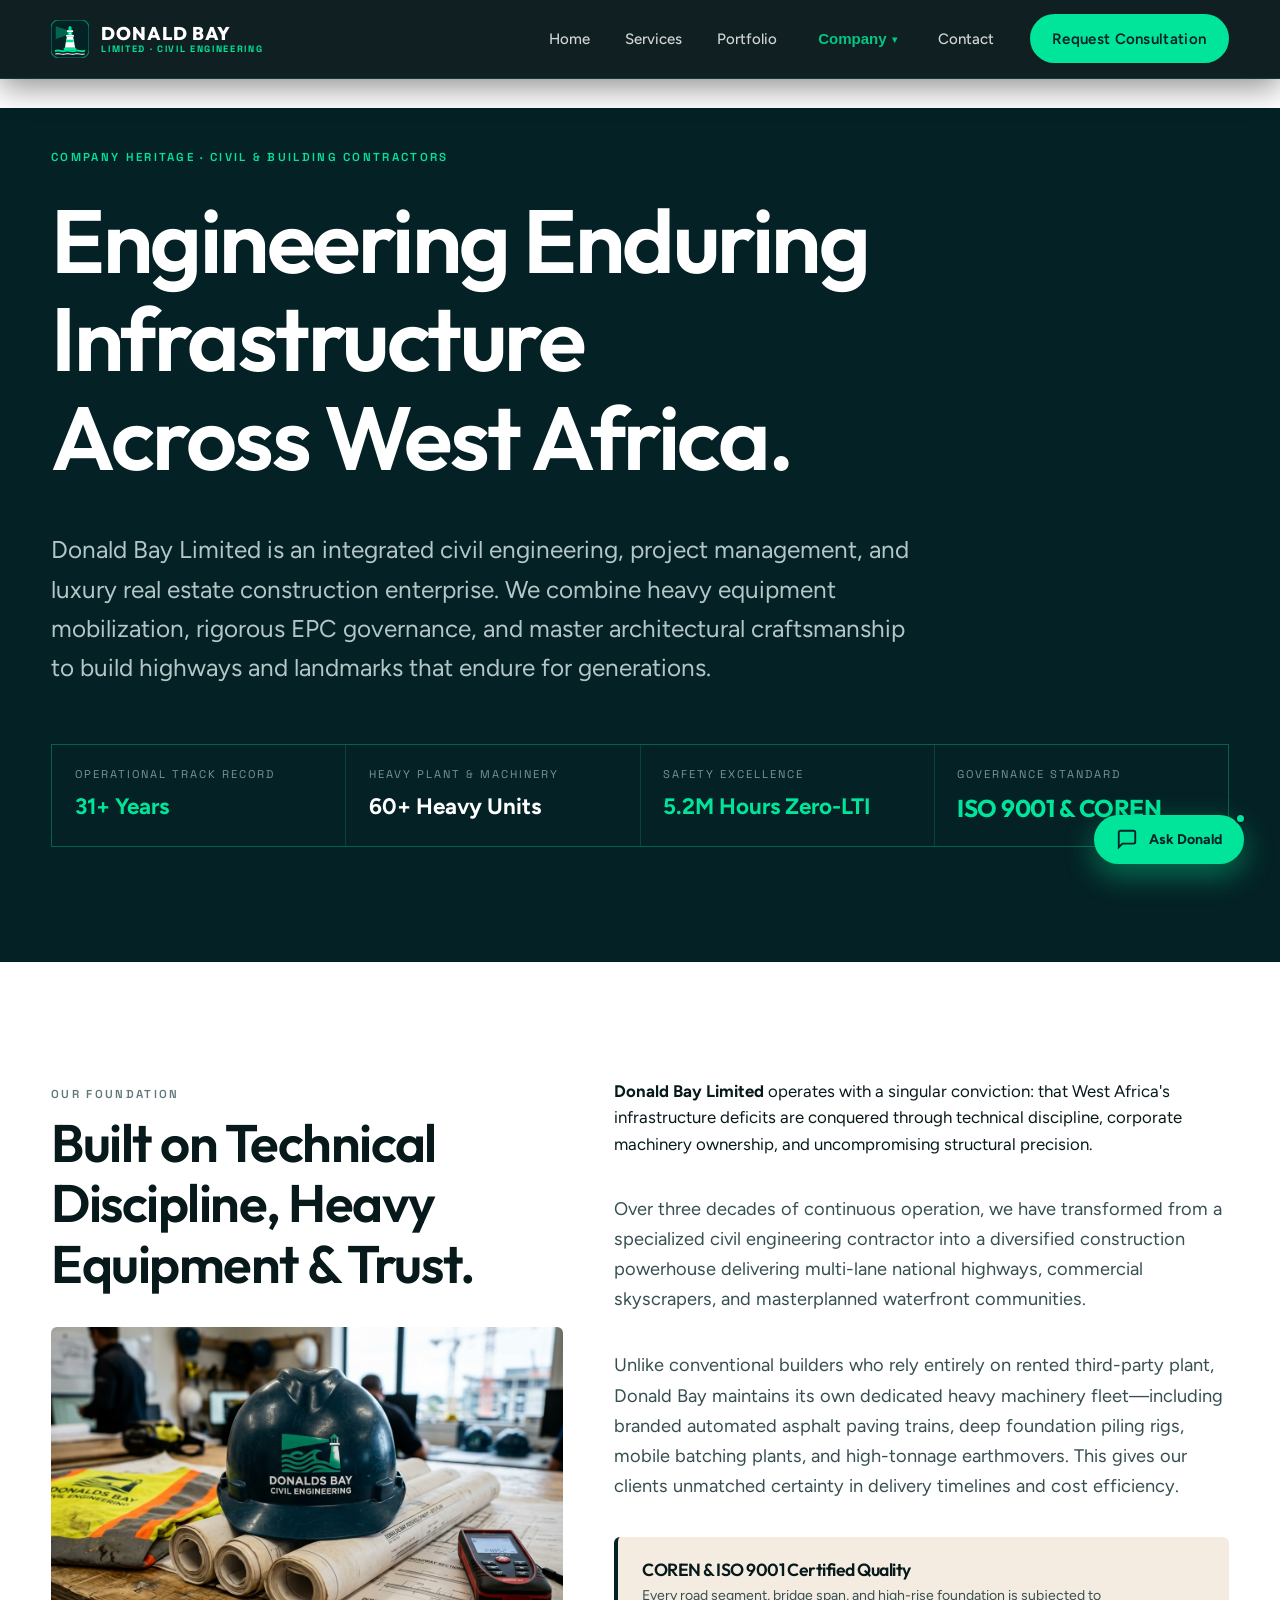
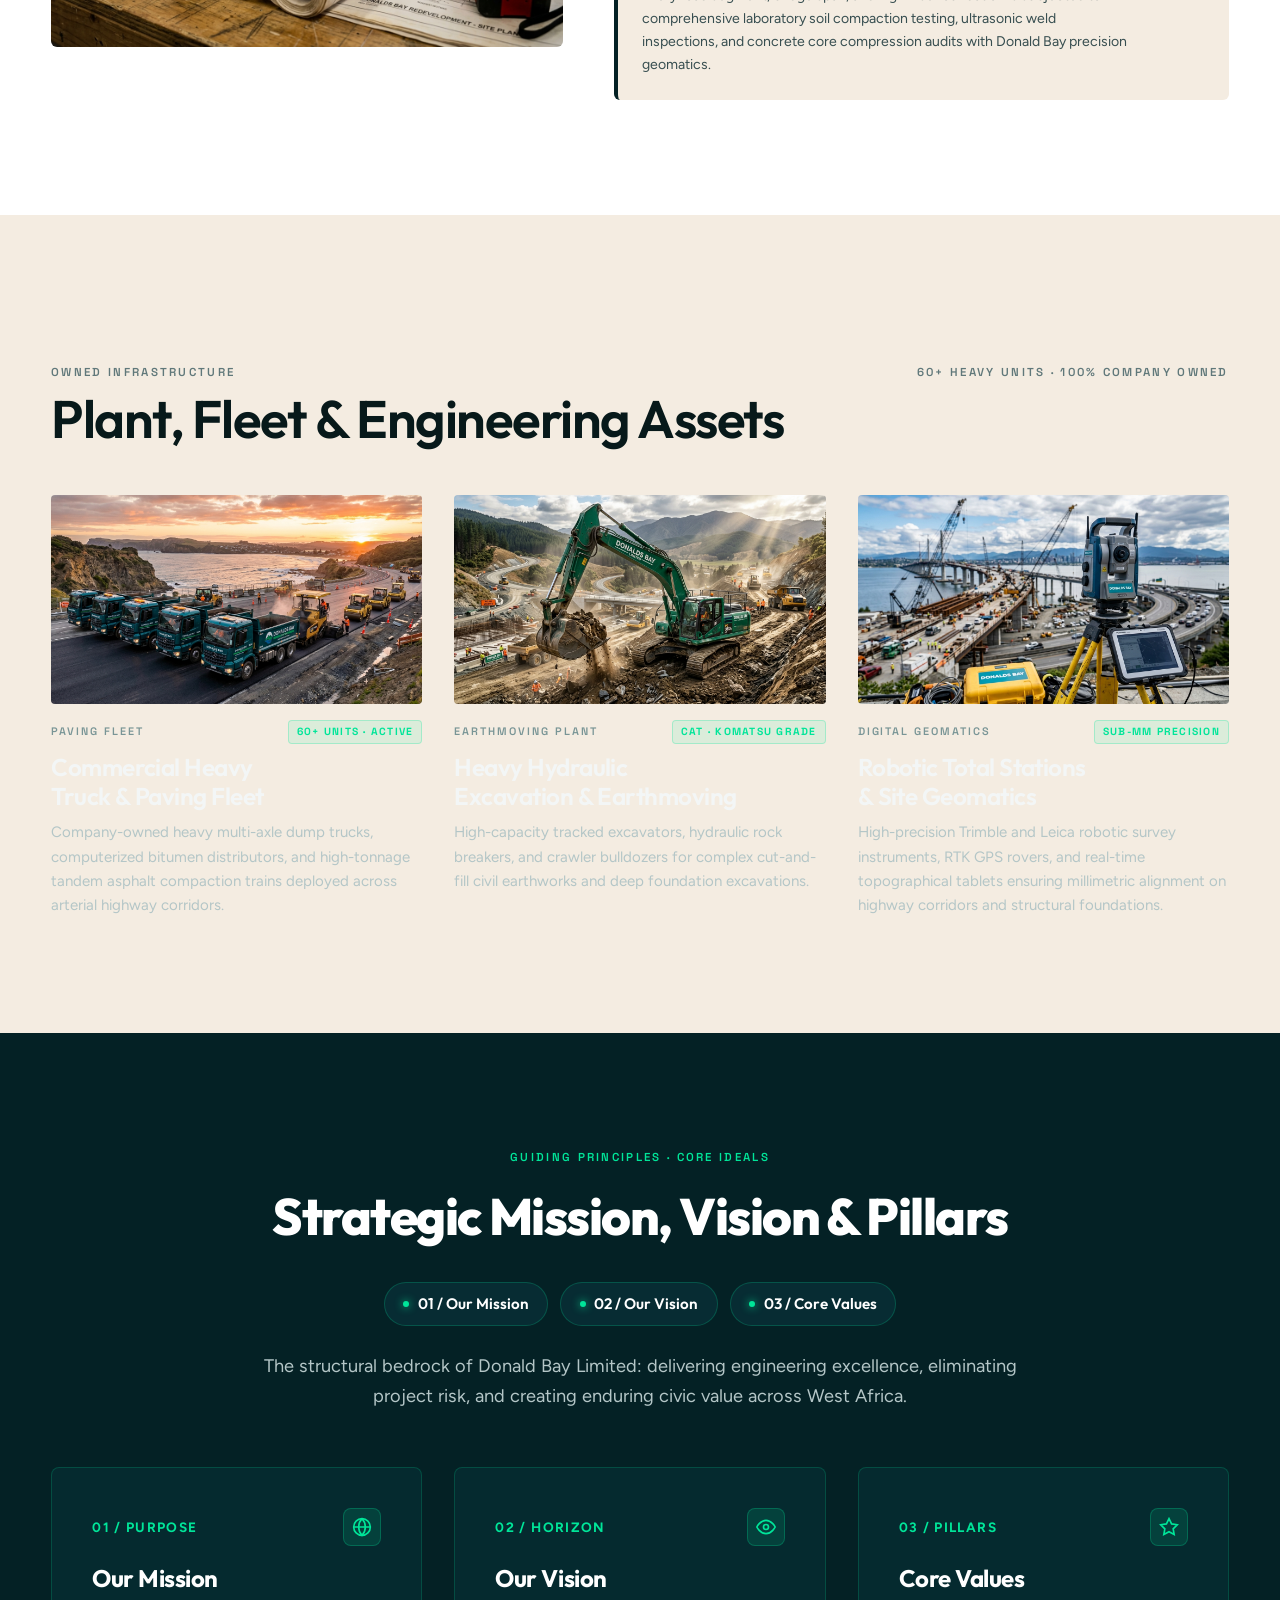
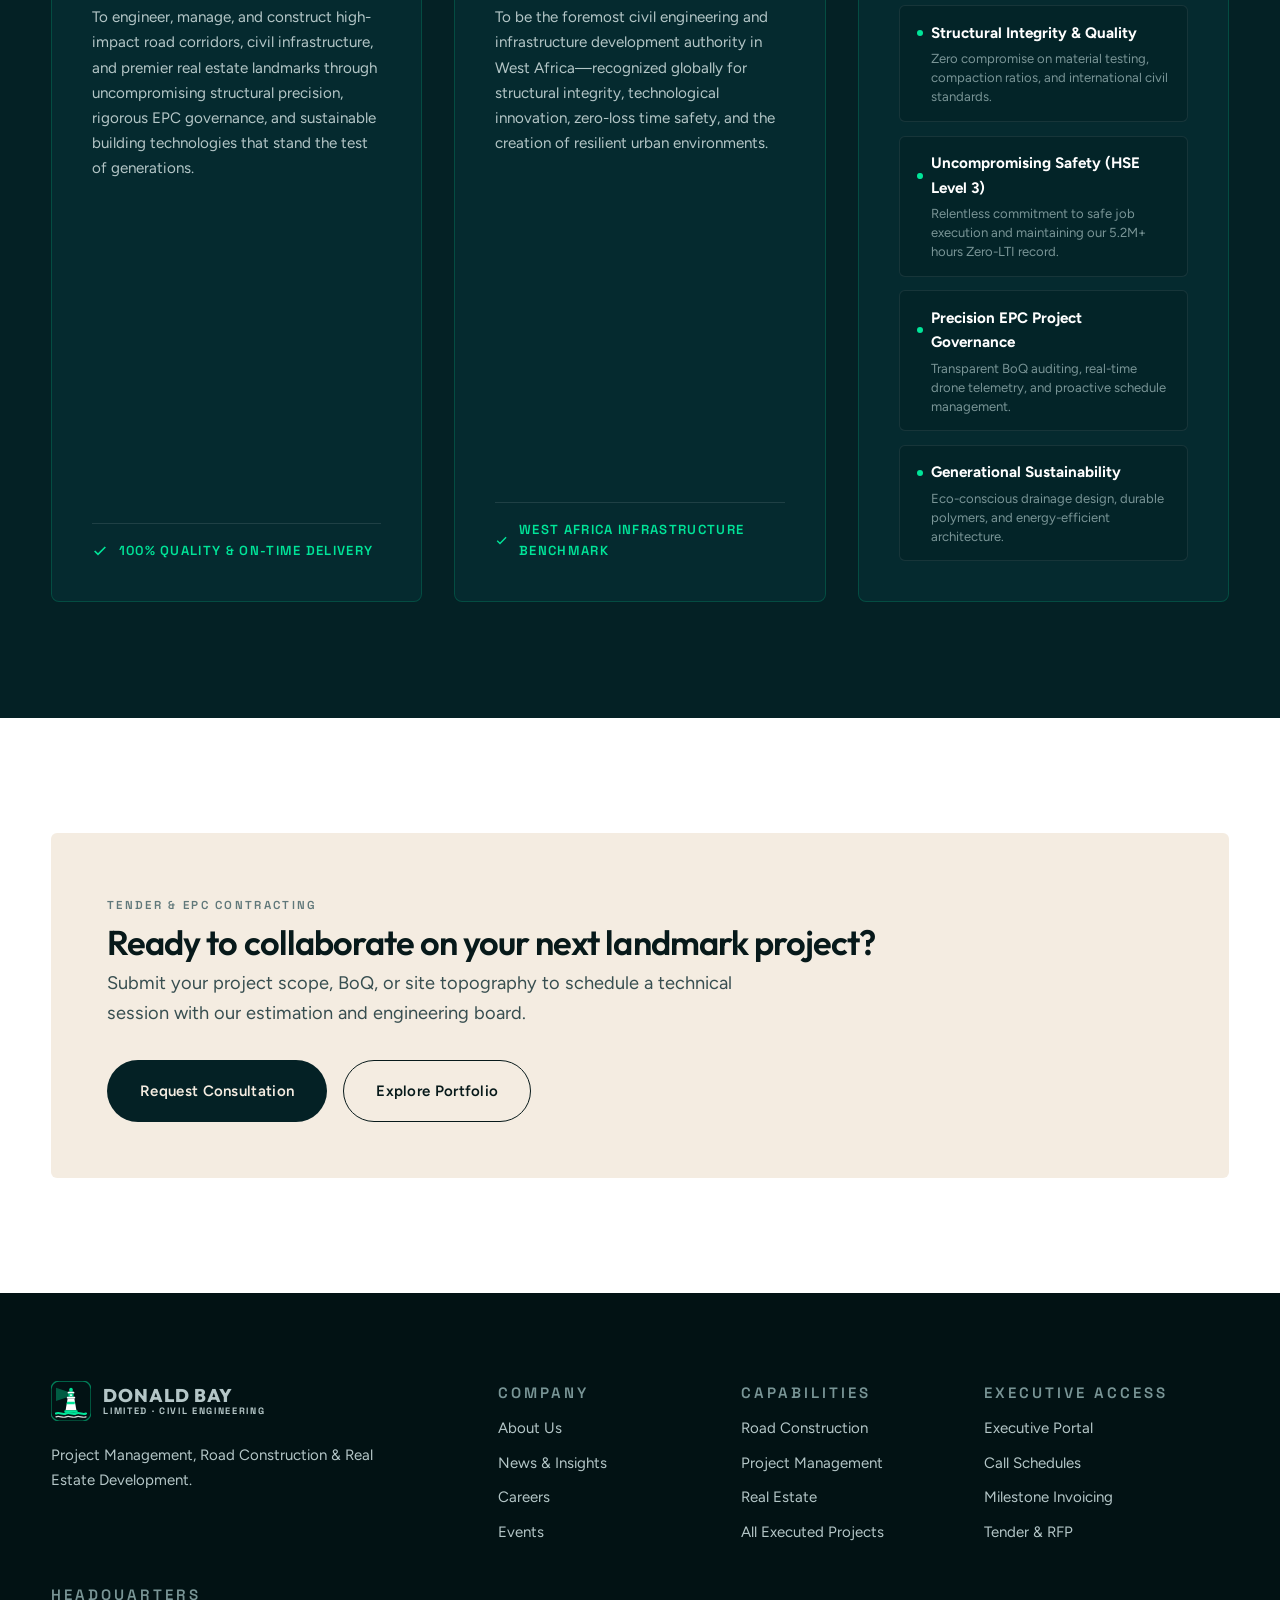
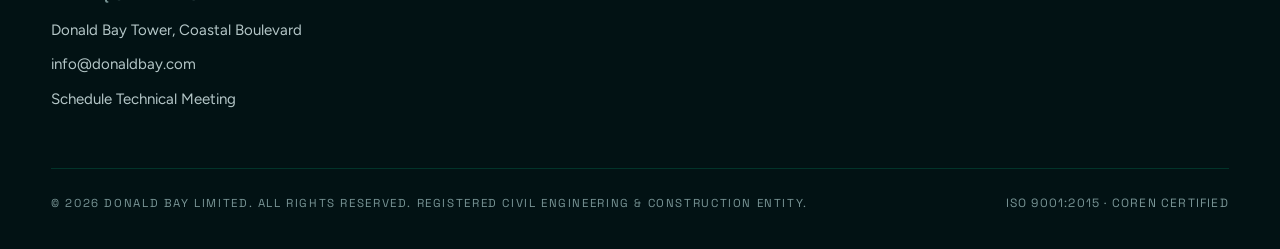
<file: about.html>
<!doctype html>
<html lang="en">
<head>
  <meta charset="utf-8">
  <meta name="viewport" content="width=device-width, initial-scale=1">
  <title>About Us | Donald Bay Limited — Civil Engineering &amp; Construction Leader</title>
  <meta name="description" content="Discover Donald Bay Limited's heritage, executive leadership, heavy plant machinery fleet, ISO 9001 certifications, and engineering excellence across West Africa.">
  <meta name="theme-color" content="#042125">
  
  <link rel="preconnect" href="https://fonts.googleapis.com">
  <link rel="preconnect" href="https://fonts.gstatic.com" crossorigin>
  <link rel="stylesheet" href="https://fonts.googleapis.com/css2?family=Figtree:wght@400;500;600;700&family=Outfit:wght@500;600;700;800&family=Space+Grotesk:wght@400;500;600;700&display=swap">
  <link rel="stylesheet" href="css/main.css">
</head>
<body>

<!-- ============================ NAVIGATION ============================ -->
<header class="nav is-stuck" id="nav">
  <div class="shell nav__inner">
    <a href="index.html" class="nav__mark" aria-label="Donald Bay Limited Homepage">
      <span class="nav-brand-logo">
        <svg class="nav-brand-emblem" viewBox="0 0 48 48" width="40" height="40" fill="none">
          <rect width="48" height="48" rx="10" fill="#042125" stroke="#00E599" stroke-width="1.5" stroke-opacity="0.5"/>
          <polygon points="24,14 6,8 6,24 24,18" fill="#00E599" opacity="0.35"/>
          <path d="M22 10C22 8.89543 22.8954 8 24 8C25.1046 8 26 8.89543 26 10V13H22V10Z" fill="#00E599"/>
          <rect x="20" y="13" width="8" height="2" fill="#FFFFFF" rx="0.5"/>
          <rect x="21" y="15" width="6" height="4" fill="#00E599" rx="0.5"/>
          <rect x="23" y="16" width="2" height="2" fill="#FFFFFF"/>
          <rect x="19" y="19" width="10" height="2" fill="#FFFFFF" rx="0.5"/>
          <path d="M20 21L17.5 35H30.5L28 21H20Z" fill="#FFFFFF"/>
          <polygon points="19.2 25 28.8 25 28.3 28 18.7 28" fill="#00E599"/>
          <rect x="16" y="35" width="16" height="3" fill="#00E599" rx="1"/>
          <path d="M6 39C10 37 14 41 18 39C22 37 26 41 30 39C34 37 38 41 42 39" stroke="#00E599" stroke-width="2.5" stroke-linecap="round" fill="none"/>
          <path d="M6 43C10 41 14 45 18 43C22 41 26 45 30 43C34 41 38 45 42 43" stroke="#FFFFFF" stroke-width="1.5" stroke-linecap="round" fill="none" opacity="0.85"/>
        </svg>
        <span class="nav-brand-content">
          <span class="nav-brand-title">DONALD BAY</span>
          <span class="nav-brand-sub">LIMITED &middot; CIVIL ENGINEERING</span>
        </span>
      </span>
    </a>
    
    <nav class="nav__links" id="nav-links">
      <a href="index.html">Home</a>
      <a href="index.html#services">Services</a>
      <a href="portfolio.html">Portfolio</a>
      <div class="nav-item--dropdown">
        <button class="nav-dropdown-toggle" type="button" aria-expanded="false" style="color:var(--accent); font-weight:700;">
          Company <span class="nav-dropdown-caret">&#9662;</span>
        </button>
        <div class="nav-dropdown-menu">
          <a href="about.html" class="nav-dropdown-item is-active">About Us</a>
          <a href="news.html" class="nav-dropdown-item">News &amp; Insights</a>
          <a href="careers.html" class="nav-dropdown-item">Careers</a>
          <a href="events.html" class="nav-dropdown-item">Events</a>
        </div>
      </div>
      <a href="index.html#book">Contact</a>
      <a href="index.html#book" class="btn btn--primary nav-mobile-cta">Request Consultation &rarr;</a>
    </nav>
    
    <a class="btn btn--primary" href="index.html#book">Request Consultation</a>
    <button class="nav__toggle" type="button" aria-expanded="false" aria-controls="nav-links">Menu</button>
  </div>
</header>

<main style="padding-top: clamp(6.5rem, 12vh, 8.5rem);">

<!-- ============================ ABOUT HERO ============================ -->
<section class="band band--petrol" style="padding-top:2.5rem; position:relative; overflow:hidden;">
  <div class="shell">
    <div class="stack" style="max-width:880px;">
      <span class="label" data-reveal>Company Heritage &middot; Civil &amp; Building Contractors</span>
      <h1 style="font-size:var(--step-4); color:var(--white); line-height:1.1;" data-reveal>
        Engineering Enduring Infrastructure Across West Africa.
      </h1>
      <p style="color:var(--on-petrol-mid); font-size:var(--step-1); max-width:58ch; margin-top:1.25rem;" data-reveal>
        Donald Bay Limited is an integrated civil engineering, project management, and luxury real estate construction enterprise. We combine heavy equipment mobilization, rigorous EPC governance, and master architectural craftsmanship to build highways and landmarks that endure for generations.
      </p>
    </div>

    <!-- Heritage Stats Matrix -->
    <div class="case__meta" style="margin-top:3.5rem;" data-reveal>
      <div class="case__cell">
        <dt>Operational Track Record</dt>
        <dd style="font-size:1.4rem; color:var(--accent); font-weight:700;">31+ Years</dd>
      </div>
      <div class="case__cell">
        <dt>Heavy Plant &amp; Machinery</dt>
        <dd style="font-size:1.4rem; color:var(--white); font-weight:700;">60+ Heavy Units</dd>
      </div>
      <div class="case__cell">
        <dt>Safety Excellence</dt>
        <dd style="font-size:1.4rem; color:var(--accent); font-weight:700;">5.2M Hours Zero-LTI</dd>
      </div>
      <div class="case__cell case__cell--result">
        <dt>Governance Standard</dt>
        <dd>ISO 9001 &amp; COREN</dd>
      </div>
    </div>
  </div>
</section>

<!-- ============================ OUR STORY & PHILOSOPHY ============================ -->
<section class="band band--white">
  <div class="shell">
    <div class="studio__grid" style="align-items:flex-start;">
      <div data-reveal>
        <span class="label">Our Foundation</span>
        <h2 style="font-size:var(--step-3); color:var(--ink); margin-top:0.35rem; line-height:1.15;">
          Built on Technical Discipline, Heavy Equipment &amp; Trust.
        </h2>
        <div style="margin-top:2rem;">
          <img src="media/branded-helmet.jpg" alt="Donald Bay branded engineering safety gear, helmet, and blueprints" style="width:100%; border-radius:6px; aspect-ratio:16/10; object-fit:cover;">
        </div>
      </div>
      <div class="studio__body" data-reveal style="display:flex; flex-direction:column; gap:1.25rem;">
        <p style="font-size:1.05rem; color:var(--ink); line-height:1.6;">
          <strong>Donald Bay Limited</strong> operates with a singular conviction: that West Africa's infrastructure deficits are conquered through technical discipline, corporate machinery ownership, and uncompromising structural precision.
        </p>
        <p style="color:var(--ink-mid); line-height:1.65;">
          Over three decades of continuous operation, we have transformed from a specialized civil engineering contractor into a diversified construction powerhouse delivering multi-lane national highways, commercial skyscrapers, and masterplanned waterfront communities.
        </p>
        <p style="color:var(--ink-mid); line-height:1.65;">
          Unlike conventional builders who rely entirely on rented third-party plant, Donald Bay maintains its own dedicated heavy machinery fleet—including branded automated asphalt paving trains, deep foundation piling rigs, mobile batching plants, and high-tonnage earthmovers. This gives our clients unmatched certainty in delivery timelines and cost efficiency.
        </p>

        <div style="background:var(--sand); padding:1.5rem; border-radius:6px; border-left:4px solid var(--petrol); margin-top:1rem;">
          <h4 style="font-size:1.1rem; color:var(--ink); margin:0 0 0.35rem;">COREN &amp; ISO 9001 Certified Quality</h4>
          <p style="font-size:0.88rem; color:var(--ink-mid); margin:0;">
            Every road segment, bridge span, and high-rise foundation is subjected to comprehensive laboratory soil compaction testing, ultrasonic weld inspections, and concrete core compression audits with Donald Bay precision geomatics.
          </p>
        </div>
      </div>
    </div>
  </div>
</section>

<!-- ============================ BRANDED FLEET & FIELD PLANT ============================ -->
<section class="band band--sand">
  <div class="shell">
    <div class="grid__head" style="border-top:none; margin-top:0;" data-reveal>
      <div>
        <span class="label" style="color:var(--ink-soft);">Owned Infrastructure</span>
        <h2 style="font-size:var(--step-3); color:var(--ink); margin-top:0.35rem;">Plant, Fleet &amp; Engineering Assets</h2>
      </div>
      <span class="label" style="color:var(--ink-soft);">60+ Heavy Units &middot; 100% Company Owned</span>
    </div>

    <div class="grid" style="margin-top:3rem;">
      <!-- Plant 1 -->
      <div class="card" data-reveal>
        <div class="card__media" style="background:var(--petrol);">
          <img src="media/branded-trucks.jpg" alt="Donald Bay branded commercial asphalt haulage truck fleet" style="object-position:center;">
        </div>
        <div class="card__badges">
          <span class="card__tag">Paving Fleet</span>
          <span class="card__budget">60+ Units &middot; Active</span>
        </div>
        <h3 class="card__title">Commercial Heavy Truck &amp; Paving Fleet</h3>
        <p class="card__desc">Company-owned heavy multi-axle dump trucks, computerized bitumen distributors, and high-tonnage tandem asphalt compaction trains deployed across arterial highway corridors.</p>
      </div>

      <!-- Plant 2 -->
      <div class="card" data-reveal>
        <div class="card__media" style="background:var(--petrol);">
          <img src="media/branded-excavator.jpg" alt="Donald Bay branded heavy hydraulic excavator on site" style="object-position:center;">
        </div>
        <div class="card__badges">
          <span class="card__tag">Earthmoving Plant</span>
          <span class="card__budget">CAT &middot; Komatsu Grade</span>
        </div>
        <h3 class="card__title">Heavy Hydraulic Excavation &amp; Earthmoving</h3>
        <p class="card__desc">High-capacity tracked excavators, hydraulic rock breakers, and crawler bulldozers for complex cut-and-fill civil earthworks and deep foundation excavations.</p>
      </div>

      <!-- Plant 3 -->
      <div class="card" data-reveal>
        <div class="card__media" style="background:var(--petrol);">
          <img src="media/branded-survey.jpg" alt="Donald Bay branded digital geomatics and robotic total station" style="object-position:center;">
        </div>
        <div class="card__badges">
          <span class="card__tag">Digital Geomatics</span>
          <span class="card__budget">Sub-mm Precision</span>
        </div>
        <h3 class="card__title">Robotic Total Stations &amp; Site Geomatics</h3>
        <p class="card__desc">High-precision Trimble and Leica robotic survey instruments, RTK GPS rovers, and real-time topographical tablets ensuring millimetric alignment on highway corridors and structural foundations.</p>
      </div>
    </div>
  </div>
</section>

<!-- ============================ MISSION | VISION | CORE VALUES ============================ -->
<section class="band band--petrol mv-section" id="mission-vision">
  <div class="shell">
    <div class="pillars__banner-head" style="align-items:center; text-align:center;">
      <span class="label" style="color:var(--accent);" data-reveal>Guiding Principles &middot; Core Ideals</span>
      <h2 class="pillars__title-main" style="color:var(--white); text-align:center;" data-reveal>
        Strategic Mission, Vision &amp; Pillars
      </h2>
      <div class="philosophy-pills-row" data-reveal>
        <span class="philosophy-pill"><span class="philosophy-dot"></span> 01 / Our Mission</span>
        <span class="philosophy-pill"><span class="philosophy-dot"></span> 02 / Our Vision</span>
        <span class="philosophy-pill"><span class="philosophy-dot"></span> 03 / Core Values</span>
      </div>
      <p data-reveal style="color:var(--on-petrol-mid); max-width:64ch; margin-top:0.4rem; font-size:var(--step-0); text-align:center;">
        The structural bedrock of Donald Bay Limited: delivering engineering excellence, eliminating project risk, and creating enduring civic value across West Africa.
      </p>
    </div>

    <div class="mv-grid">
      <!-- Card 1: Mission -->
      <div class="mv-card" data-reveal>
        <div class="mv-card__head">
          <span class="mv-card__num">01 / PURPOSE</span>
          <div class="mv-card__icon">
            <svg viewBox="0 0 24 24" width="20" height="20" fill="none" stroke="currentColor" stroke-width="2"><circle cx="12" cy="12" r="10"/><path d="M12 2a14.5 14.5 0 0 0 0 20 14.5 14.5 0 0 0 0-20M2 12h20"/></svg>
          </div>
        </div>
        <h3 class="mv-card__title">Our Mission</h3>
        <p class="mv-card__text">
          To engineer, manage, and construct high-impact road corridors, civil infrastructure, and premier real estate landmarks through uncompromising structural precision, rigorous EPC governance, and sustainable building technologies that stand the test of generations.
        </p>
        <div class="mv-card__highlight">
          <svg viewBox="0 0 24 24" width="16" height="16" fill="none" stroke="currentColor" stroke-width="2.5"><polyline points="20 6 9 17 4 12"/></svg>
          <span>100% Quality &amp; On-Time Delivery</span>
        </div>
      </div>

      <!-- Card 2: Vision -->
      <div class="mv-card" data-reveal>
        <div class="mv-card__head">
          <span class="mv-card__num">02 / HORIZON</span>
          <div class="mv-card__icon">
            <svg viewBox="0 0 24 24" width="20" height="20" fill="none" stroke="currentColor" stroke-width="2"><path d="M1 12s4-8 11-8 11 8 11 8-4 8-11 8-11-8-11-8z"/><circle cx="12" cy="12" r="3"/></svg>
          </div>
        </div>
        <h3 class="mv-card__title">Our Vision</h3>
        <p class="mv-card__text">
          To be the foremost civil engineering and infrastructure development authority in West Africa—recognized globally for structural integrity, technological innovation, zero-loss time safety, and the creation of resilient urban environments.
        </p>
        <div class="mv-card__highlight">
          <svg viewBox="0 0 24 24" width="16" height="16" fill="none" stroke="currentColor" stroke-width="2.5"><polyline points="20 6 9 17 4 12"/></svg>
          <span>West Africa Infrastructure Benchmark</span>
        </div>
      </div>

      <!-- Card 3: Core Values -->
      <div class="mv-card" data-reveal>
        <div class="mv-card__head">
          <span class="mv-card__num">03 / PILLARS</span>
          <div class="mv-card__icon">
            <svg viewBox="0 0 24 24" width="20" height="20" fill="none" stroke="currentColor" stroke-width="2"><path d="M12 2l3.09 6.26L22 9.27l-5 4.87 1.18 6.88L12 17.77l-6.18 3.25L7 14.14 2 9.27l6.91-1.01L12 2z"/></svg>
          </div>
        </div>
        <h3 class="mv-card__title">Core Values</h3>
        <ul class="mv-values-list">
          <li class="mv-value-item">
            <div class="mv-value-title">Structural Integrity &amp; Quality</div>
            <p class="mv-value-desc">Zero compromise on material testing, compaction ratios, and international civil standards.</p>
          </li>
          <li class="mv-value-item">
            <div class="mv-value-title">Uncompromising Safety (HSE Level 3)</div>
            <p class="mv-value-desc">Relentless commitment to safe job execution and maintaining our 5.2M+ hours Zero-LTI record.</p>
          </li>
          <li class="mv-value-item">
            <div class="mv-value-title">Precision EPC Project Governance</div>
            <p class="mv-value-desc">Transparent BoQ auditing, real-time drone telemetry, and proactive schedule management.</p>
          </li>
          <li class="mv-value-item">
            <div class="mv-value-title">Generational Sustainability</div>
            <p class="mv-value-desc">Eco-conscious drainage design, durable polymers, and energy-efficient architecture.</p>
          </li>
        </ul>
      </div>
    </div>
  </div>
</section>

<!-- ============================ CTA CALLOUT ============================ -->
<section class="band band--white">
  <div class="shell">
    <div style="background:var(--sand); padding:clamp(2rem, 5vw, 3.5rem); border-radius:6px; display:flex; flex-wrap:wrap; justify-content:space-between; align-items:center; gap:2rem;" data-reveal>
      <div>
        <span class="label" style="color:var(--ink-soft);">Tender &amp; EPC Contracting</span>
        <h3 style="font-size:var(--step-2); margin-top:0.4rem; color:var(--ink);">Ready to collaborate on your next landmark project?</h3>
        <p style="color:var(--ink-mid); margin-top:0.5rem; max-width:54ch;">Submit your project scope, BoQ, or site topography to schedule a technical session with our estimation and engineering board.</p>
      </div>
      <div style="display:flex; gap:1rem; flex-wrap:wrap;">
        <a class="btn btn--dark" href="index.html#book" style="padding:1.1rem 2rem;">Request Consultation</a>
        <a class="btn btn--ghost" href="portfolio.html" style="padding:1.1rem 2rem;">Explore Portfolio</a>
      </div>
    </div>
  </div>
</section>

</main>

<!-- ============================ FOOTER ============================ -->
<footer class="foot">
  <div class="shell">
    <div class="foot__grid">
      <div class="foot__col">
        <a href="index.html" class="nav-brand-logo" style="margin-bottom:0.75rem;">
          <svg class="nav-brand-emblem" viewBox="0 0 48 48" width="38" height="38" fill="none">
            <rect width="48" height="48" rx="10" fill="#021214" stroke="#00E599" stroke-width="1.5" stroke-opacity="0.5"/>
            <polygon points="24,14 6,8 6,24 24,18" fill="#00E599" opacity="0.35"/>
            <path d="M22 10C22 8.89543 22.8954 8 24 8C25.1046 8 26 8.89543 26 10V13H22V10Z" fill="#00E599"/>
            <rect x="20" y="13" width="8" height="2" fill="#FFFFFF" rx="0.5"/>
            <rect x="21" y="15" width="6" height="4" fill="#00E599" rx="0.5"/>
            <rect x="23" y="16" width="2" height="2" fill="#FFFFFF"/>
            <rect x="19" y="19" width="10" height="2" fill="#FFFFFF" rx="0.5"/>
            <path d="M20 21L17.5 35H30.5L28 21H20Z" fill="#FFFFFF"/>
            <polygon points="19.2 25 28.8 25 28.3 28 18.7 28" fill="#00E599"/>
            <rect x="16" y="35" width="16" height="3" fill="#00E599" rx="1"/>
            <path d="M6 39C10 37 14 41 18 39C22 37 26 41 30 39C34 37 38 41 42 39" stroke="#00E599" stroke-width="2.5" stroke-linecap="round" fill="none"/>
            <path d="M6 43C10 41 14 45 18 43C22 41 26 45 30 43C34 41 38 45 42 43" stroke="#FFFFFF" stroke-width="1.5" stroke-linecap="round" fill="none" opacity="0.85"/>
          </svg>
          <span class="nav-brand-content">
            <span class="nav-brand-title" style="font-size:1.15rem;">DONALD BAY</span>
            <span class="nav-brand-sub" style="font-size:0.58rem;">LIMITED &middot; CIVIL ENGINEERING</span>
          </span>
        </a>
        <span style="max-width:34ch">Project Management, Road Construction &amp; Real Estate Development.</span>
      </div>
      <div class="foot__col">
        <span class="label" style="color:var(--on-petrol-soft)">Company</span>
        <a href="about.html">About Us</a>
        <a href="news.html">News &amp; Insights</a>
        <a href="careers.html">Careers</a>
        <a href="events.html">Events</a>
      </div>
      <div class="foot__col">
        <span class="label" style="color:var(--on-petrol-soft)">Capabilities</span>
        <a href="index.html#services">Road Construction</a>
        <a href="index.html#services">Project Management</a>
        <a href="index.html#services">Real Estate</a>
        <a href="portfolio.html">All Executed Projects</a>
      </div>
      <div class="foot__col">
        <span class="label" style="color:var(--on-petrol-soft)">Executive Access</span>
        <a href="admin.html">Executive Portal</a>
        <a href="admin.html">Call Schedules</a>
        <a href="admin.html">Milestone Invoicing</a>
        <a href="index.html#book">Tender &amp; RFP</a>
      </div>
      <div class="foot__col">
        <span class="label" style="color:var(--on-petrol-soft)">Headquarters</span>
        <span>Donald Bay Tower, Coastal Boulevard</span>
        <a href="mailto:info@donaldbay.com">info@donaldbay.com</a>
        <a href="index.html#book">Schedule Technical Meeting</a>
      </div>
    </div>
    
    <div class="foot__base">
      <span>&copy; 2026 Donald Bay Limited. All rights reserved. Registered Civil Engineering &amp; Construction Entity.</span>
      <span style="font-size:0.75rem; color:var(--on-petrol-soft); text-transform:uppercase; letter-spacing:0.1em;">ISO 9001:2015 &middot; COREN Certified</span>
    </div>
  </div>
</footer>

<script src="js/db.js"></script>
<script src="js/main.js"></script>
<script src="js/calendar-booking.js" defer></script>
<script src="js/ai-chat.js" defer></script>
</body>
</html>
</file>
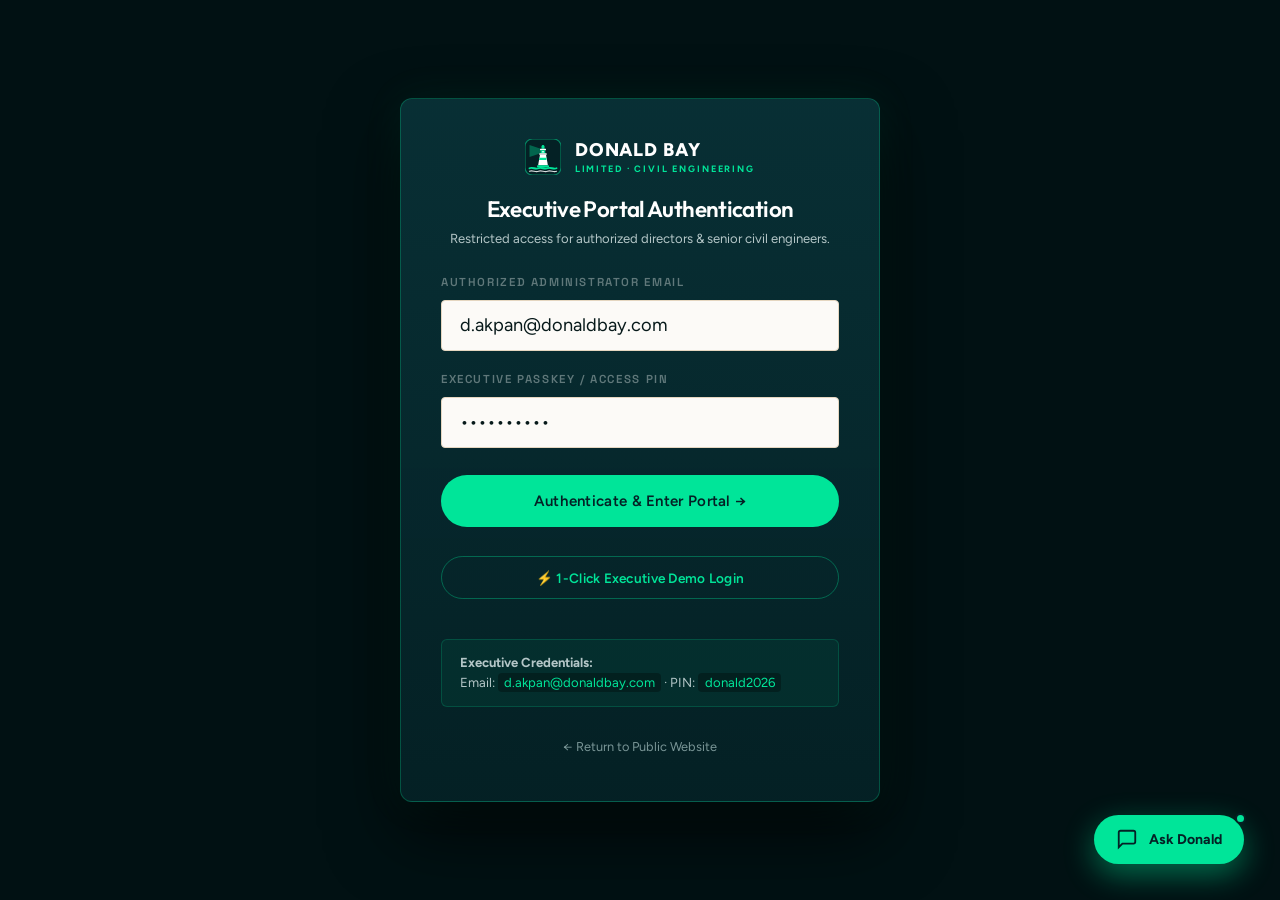
<file: admin.html>
<!doctype html>
<html lang="en">
<head>
  <meta charset="utf-8">
  <meta name="viewport" content="width=device-width, initial-scale=1">
  <title>Executive Portal | Donald Bay Limited</title>
  <meta name="description" content="Donald Bay Limited Executive Management Dashboard for call scheduling, milestone invoice logs, project portfolio management, and insights publishing.">
  <meta name="theme-color" content="#021214">

  <link rel="preconnect" href="https://fonts.googleapis.com">
  <link rel="preconnect" href="https://fonts.gstatic.com" crossorigin>
  <link rel="stylesheet" href="https://fonts.googleapis.com/css2?family=Figtree:wght@400;500;600;700&family=Outfit:wght@500;600;700;800&family=Space+Grotesk:wght@400;500;600;700&display=swap">
  <link rel="stylesheet" href="css/main.css">
  <link rel="stylesheet" href="css/admin.css">
</head>
<body class="admin-body">

<!-- ============================ AUTHENTICATION GATE ============================ -->
<div class="auth-gate-overlay" id="authGate">
  <div class="auth-box">
    <div style="text-align:center; margin-bottom:1.5rem;">
      <span class="nav-brand-logo" style="justify-content:center; margin-bottom:0.5rem;">
        <svg class="nav-brand-emblem" viewBox="0 0 48 48" width="44" height="44" fill="none">
          <rect width="48" height="48" rx="10" fill="#042125" stroke="#00E599" stroke-width="1.5" stroke-opacity="0.5"/>
          <polygon points="24,14 6,8 6,24 24,18" fill="#00E599" opacity="0.35"/>
          <path d="M22 10C22 8.89543 22.8954 8 24 8C25.1046 8 26 8.89543 26 10V13H22V10Z" fill="#00E599"/>
          <rect x="20" y="13" width="8" height="2" fill="#FFFFFF" rx="0.5"/>
          <rect x="21" y="15" width="6" height="4" fill="#00E599" rx="0.5"/>
          <rect x="23" y="16" width="2" height="2" fill="#FFFFFF"/>
          <rect x="19" y="19" width="10" height="2" fill="#FFFFFF" rx="0.5"/>
          <path d="M20 21L17.5 35H30.5L28 21H20Z" fill="#FFFFFF"/>
          <polygon points="19.2 25 28.8 25 28.3 28 18.7 28" fill="#00E599"/>
          <rect x="16" y="35" width="16" height="3" fill="#00E599" rx="1"/>
          <path d="M6 39C10 37 14 41 18 39C22 37 26 41 30 39C34 37 38 41 42 39" stroke="#00E599" stroke-width="2.5" stroke-linecap="round" fill="none"/>
          <path d="M6 43C10 41 14 45 18 43C22 41 26 45 30 43C34 41 38 45 42 43" stroke="#FFFFFF" stroke-width="1.5" stroke-linecap="round" fill="none" opacity="0.85"/>
        </svg>
        <span class="nav-brand-content" style="text-align:left;">
          <span class="nav-brand-title">DONALD BAY</span>
          <span class="nav-brand-sub">LIMITED &middot; CIVIL ENGINEERING</span>
        </span>
      </span>
      <h2 style="font-size:1.4rem; color:var(--white); margin-top:0.85rem;">Executive Portal Authentication</h2>
      <p style="font-size:0.82rem; color:var(--on-petrol-mid); margin-top:0.35rem;">Restricted access for authorized directors &amp; senior civil engineers.</p>
    </div>

    <form id="formAuthLogin" class="modal-form">
      <div class="form-group">
        <label for="loginEmail">Authorized Administrator Email</label>
        <input type="email" id="loginEmail" class="form-control" value="d.akpan@donaldbay.com" placeholder="d.akpan@donaldbay.com" required>
      </div>

      <div class="form-group">
        <label for="loginPasskey">Executive Passkey / Access PIN</label>
        <input type="password" id="loginPasskey" class="form-control" value="donald2026" placeholder="••••••••" required>
      </div>

      <div id="authErrorMsg" class="auth-error" style="display:none;"></div>

      <button type="submit" class="btn btn--primary" style="width:100%; padding:1rem; margin-top:0.5rem;">
        Authenticate &amp; Enter Portal &rarr;
      </button>

      <button type="button" id="btnQuickAuth" class="btn btn--ghost" style="width:100%; margin-top:0.6rem; padding:0.8rem; font-size:0.85rem; border-color:rgba(0,229,153,0.35); color:var(--accent);">
        ⚡ 1-Click Executive Demo Login
      </button>

      <div class="auth-hint">
        <strong>Executive Credentials:</strong><br>
        Email: <code>d.akpan@donaldbay.com</code> &middot; PIN: <code>donald2026</code>
      </div>
    </form>

    <div style="text-align:center; margin-top:1.5rem;">
      <a href="index.html" style="font-size:0.8rem; color:var(--on-petrol-soft);">&larr; Return to Public Website</a>
    </div>
  </div>
</div>

<!-- ============================ MAIN DASHBOARD VIEW (AUTHENTICATED) ============================ -->
<div id="adminDashboardView" style="display:none; flex-direction:column; min-height:100vh;">

<!-- ADMIN HEADER -->
<header class="admin-nav">
  <div class="admin-shell admin-nav__inner">
    <div class="admin-nav__brand">
      <a href="index.html" class="admin-back-btn" title="Return to Public Website">
        <svg viewBox="0 0 24 24" width="16" height="16" fill="none" stroke="currentColor" stroke-width="2"><path d="M19 12H5M12 19l-7-7 7-7"/></svg>
        <span>Live Site</span>
      </a>
      <div class="admin-nav__divider"></div>
      <a href="index.html" class="nav-brand-logo" style="text-decoration:none;">
        <svg class="nav-brand-emblem" viewBox="0 0 48 48" width="30" height="30" fill="none">
          <rect width="48" height="48" rx="10" fill="#042125" stroke="#00E599" stroke-width="1.5" stroke-opacity="0.5"/>
          <polygon points="24,14 6,8 6,24 24,18" fill="#00E599" opacity="0.35"/>
          <path d="M22 10C22 8.89543 22.8954 8 24 8C25.1046 8 26 8.89543 26 10V13H22V10Z" fill="#00E599"/>
          <rect x="20" y="13" width="8" height="2" fill="#FFFFFF" rx="0.5"/>
          <rect x="21" y="15" width="6" height="4" fill="#00E599" rx="0.5"/>
          <rect x="23" y="16" width="2" height="2" fill="#FFFFFF"/>
          <rect x="19" y="19" width="10" height="2" fill="#FFFFFF" rx="0.5"/>
          <path d="M20 21L17.5 35H30.5L28 21H20Z" fill="#FFFFFF"/>
          <polygon points="19.2 25 28.8 25 28.3 28 18.7 28" fill="#00E599"/>
          <rect x="16" y="35" width="16" height="3" fill="#00E599" rx="1"/>
          <path d="M6 39C10 37 14 41 18 39C22 37 26 41 30 39C34 37 38 41 42 39" stroke="#00E599" stroke-width="2.5" stroke-linecap="round" fill="none"/>
          <path d="M6 43C10 41 14 45 18 43C22 41 26 45 30 43C34 41 38 45 42 43" stroke="#FFFFFF" stroke-width="1.5" stroke-linecap="round" fill="none" opacity="0.85"/>
        </svg>
        <span class="nav-brand-content">
          <span class="nav-brand-title" style="font-size:1rem;">DONALD BAY</span>
          <span class="nav-brand-sub" style="font-size:0.52rem;">LIMITED &middot; CIVIL ENGINEERING</span>
        </span>
      </a>
      <span class="admin-badge">Executive Portal</span>
    </div>

    <div class="admin-nav__right">
      <div class="admin-user-pill">
        <span class="admin-user-dot"></span>
        <span id="activeUserEmailDisplay">d.akpan@donaldbay.com</span>
      </div>
      <button class="table-btn" id="btnAdminSignOut" style="border-color:rgba(239,68,68,0.4); color:#FF8888;">
        Sign Out
      </button>
    </div>
  </div>
</header>

<main class="admin-main">
  <div class="admin-shell">

    <!-- Header & Quick Action Row -->
    <div class="admin-head">
      <div>
        <span class="label" style="color:var(--accent);">Operations, Billing, Portfolio &amp; Insights</span>
        <h1 class="admin-title">Executive Management Hub</h1>
        <p class="admin-sub">Monitor incoming technical consultations, manage construction milestone invoices, publish portfolio projects, and release engineering insights.</p>
      </div>

      <div class="admin-actions">
        <button class="btn btn--ghost" id="btnExportData">
          <svg viewBox="0 0 24 24" width="15" height="15" fill="none" stroke="currentColor" stroke-width="2"><path d="M21 15v4a2 2 0 0 1-2 2H5a2 2 0 0 1-2-2v-4M7 10l5 5 5-5M12 15V3"/></svg>
          Export Logs (CSV)
        </button>
        <button class="btn btn--primary" id="btnNewInvoiceModal">
          <svg viewBox="0 0 24 24" width="15" height="15" fill="none" stroke="currentColor" stroke-width="2.5"><path d="M12 5v14M5 12h14"/></svg>
          Create Milestone Invoice
        </button>
      </div>
    </div>

    <!-- KPI Metric Cards -->
    <div class="kpi-grid">
      <div class="kpi-card">
        <span class="kpi-label">Scheduled Consultations</span>
        <div class="kpi-value" id="kpiTotalCalls">8</div>
        <span class="kpi-trend positive">&uarr; Synchronized from Web &amp; AI RFP</span>
      </div>
      <div class="kpi-card">
        <span class="kpi-label">Total Milestone Invoices</span>
        <div class="kpi-value" id="kpiActiveInvoices">14</div>
        <span class="kpi-trend" id="kpiTotalVolume">₦482.5M total volume</span>
      </div>
      <div class="kpi-card">
        <span class="kpi-label">Collected Revenue</span>
        <div class="kpi-value" id="kpiCollectedRevenue">₦395.0M</div>
        <span class="kpi-trend positive" id="kpiCollectionRate">81.8% collection rate</span>
      </div>
      <div class="kpi-card">
        <span class="kpi-label">Executed Projects in Portfolio</span>
        <div class="kpi-value" id="kpiTotalProjects">6</div>
        <span class="kpi-trend positive" id="kpiTotalBlogs">3 Published Insights</span>
      </div>
    </div>

    <!-- ===================== SERVICE REVENUE & % DISTRIBUTION CHART ===================== -->
    <section class="revenue-analytics-card">
      <div class="rac-head">
        <div>
          <span class="label" style="color:var(--accent);">Financial Analytics</span>
          <h3 style="font-size:1.35rem; color:var(--white); margin:0.25rem 0 0;">Service Revenue Breakdown &amp; Market Share (%)</h3>
        </div>
        <span class="rac-total" id="racGrandTotal">Total Invoiced: ₦482,500,000</span>
      </div>

      <!-- Segmented Multi-Color Progress Bar -->
      <div class="rac-bar-wrapper">
        <div class="rac-segment rac-road" id="barRoad" style="width: 55%;" title="Road Construction"></div>
        <div class="rac-segment rac-pm" id="barPM" style="width: 27%;" title="Project Management"></div>
        <div class="rac-segment rac-re" id="barRE" style="width: 18%;" title="Real Estate"></div>
      </div>

      <!-- Service Legend Cards -->
      <div class="rac-legend-grid">
        <div class="rac-legend-item">
          <div class="rac-legend-top">
            <span class="rac-dot rac-road-dot"></span>
            <strong>Road Construction</strong>
            <span class="rac-pct" id="pctRoad">55.0%</span>
          </div>
          <div class="rac-amt" id="revRoad">₦265,000,000</div>
          <div class="rac-meta" id="countRoad">High-tonnage paving &amp; bridge civil works</div>
        </div>

        <div class="rac-legend-item">
          <div class="rac-legend-top">
            <span class="rac-dot rac-pm-dot"></span>
            <strong>Project Management</strong>
            <span class="rac-pct" id="pctPM">27.3%</span>
          </div>
          <div class="rac-amt" id="revPM">₦132,000,000</div>
          <div class="rac-meta" id="countPM">EPC supervision &amp; site quality audits</div>
        </div>

        <div class="rac-legend-item">
          <div class="rac-legend-top">
            <span class="rac-dot rac-re-dot"></span>
            <strong>Real Estate &amp; Towers</strong>
            <span class="rac-pct" id="pctRE">17.7%</span>
          </div>
          <div class="rac-amt" id="revRE">₦85,500,000</div>
          <div class="rac-meta" id="countRE">Luxury residential estates &amp; towers</div>
        </div>
      </div>
    </section>

    <!-- Navigation Tabs -->
    <div class="admin-tabs">
      <button class="admin-tab active" data-tab="tab-schedules">
        <svg viewBox="0 0 24 24" width="16" height="16" fill="none" stroke="currentColor" stroke-width="2"><path d="M15 10l5 5-5 5M4 4v7a4 4 0 0 0 4 4h12"/></svg>
        <span>Call Schedules</span>
        <span class="tab-count" id="countCallsBadge">8</span>
      </button>
      <button class="admin-tab" data-tab="tab-invoices">
        <svg viewBox="0 0 24 24" width="16" height="16" fill="none" stroke="currentColor" stroke-width="2"><rect x="2" y="4" width="20" height="16" rx="2"/><path d="M7 15h0M2 10h20"/></svg>
        <span>Milestone Invoices</span>
        <span class="tab-count" id="countInvoicesBadge">14</span>
      </button>
      <button class="admin-tab" data-tab="tab-manage-projects">
        <svg viewBox="0 0 24 24" width="16" height="16" fill="none" stroke="currentColor" stroke-width="2"><polygon points="12 2 2 7 12 12 22 7 12 2"/><polyline points="2 17 12 22 22 17"/><polyline points="2 12 12 17 22 12"/></svg>
        <span>Portfolio Manager</span>
        <span class="tab-count" id="countProjectsBadge">6</span>
      </button>
      <button class="admin-tab" data-tab="tab-manage-blogs">
        <svg viewBox="0 0 24 24" width="16" height="16" fill="none" stroke="currentColor" stroke-width="2"><path d="M2 3h6a4 4 0 0 1 4 4v14a3 3 0 0 0-3-3H2z"/><path d="M22 3h-6a4 4 0 0 0-4 4v14a3 3 0 0 1 3-3h7z"/></svg>
        <span>Blogs &amp; Insights</span>
        <span class="tab-count" id="countBlogsBadge">3</span>
      </button>
      <button class="admin-tab" data-tab="tab-admins">
        <svg viewBox="0 0 24 24" width="16" height="16" fill="none" stroke="currentColor" stroke-width="2"><path d="M17 21v-2a4 4 0 0 0-4-4H5a4 4 0 0 0-4 4v2"/><circle cx="9" cy="7" r="4"/><path d="M23 21v-2a4 4 0 0 0-3-3.87"/><path d="M16 3.13a4 4 0 0 1 0 7.75"/></svg>
        <span>Admin Access Control</span>
        <span class="tab-count" id="countAdminsBadge">3</span>
      </button>
    </div>

    <!-- TAB 1: CALL SCHEDULES -->
    <section class="tab-panel active" id="tab-schedules">
      <div class="panel-header">
        <div class="filter-group">
          <input type="text" id="searchCalls" class="table-search" placeholder="Search client, company, or site...">
          <select id="filterCallStatus" class="table-select">
            <option value="ALL">All Statuses</option>
            <option value="Pending Validation">Pending Validation</option>
            <option value="Confirmed">Confirmed</option>
            <option value="Completed">Completed</option>
          </select>
          <select id="filterCallService" class="table-select">
            <option value="ALL">All Services</option>
            <option value="Project Management">Project Management</option>
            <option value="Road Construction">Road Construction</option>
            <option value="Real Estate">Real Estate</option>
          </select>
        </div>
        <button class="btn btn--ghost btn--sm" id="btnNewCallModal">
          <svg viewBox="0 0 24 24" width="14" height="14" fill="none" stroke="currentColor" stroke-width="2.5"><path d="M12 5v14M5 12h14"/></svg>
          Schedule Site Meeting
        </button>
      </div>

      <div class="table-container">
        <table class="admin-table" id="callsTable">
          <thead>
            <tr>
              <th>Client / Entity</th>
              <th>Service Category</th>
              <th>Site Location</th>
              <th>Scheduled Date &amp; Time</th>
              <th>Platform / Meeting Type</th>
              <th>Budget Tier</th>
              <th>Status</th>
              <th>Actions</th>
            </tr>
          </thead>
          <tbody id="callsTableBody">
            <!-- Populated dynamically via JS -->
          </tbody>
        </table>
      </div>
    </section>

    <!-- TAB 2: INVOICE LOGS -->
    <section class="tab-panel" id="tab-invoices">
      <div class="panel-header">
        <div class="filter-group">
          <input type="text" id="searchInvoices" class="table-search" placeholder="Search invoice #, client, or project...">
          <select id="filterInvoiceStatus" class="table-select">
            <option value="ALL">All Payment Statuses</option>
            <option value="Paid">Paid</option>
            <option value="Pending">Pending</option>
            <option value="Overdue">Overdue</option>
          </select>
        </div>
        <button class="btn btn--primary btn--sm" id="btnCreateInvoiceQuick">
          <svg viewBox="0 0 24 24" width="14" height="14" fill="none" stroke="currentColor" stroke-width="2.5"><path d="M12 5v14M5 12h14"/></svg>
          New Milestone Invoice
        </button>
      </div>

      <div class="table-container">
        <table class="admin-table" id="invoicesTable">
          <thead>
            <tr>
              <th>Invoice #</th>
              <th>Client / Authority</th>
              <th>Project &amp; Milestone Phase</th>
              <th>Amount (NGN)</th>
              <th>Issued Date</th>
              <th>Due Date</th>
              <th>Status</th>
              <th>Actions</th>
            </tr>
          </thead>
          <tbody id="invoicesTableBody">
            <!-- Populated dynamically via JS -->
          </tbody>
        </table>
      </div>
    </section>

    <!-- TAB 3: PORTFOLIO PROJECTS MANAGER (ADD / DELETE EXECUTED PROJECTS) -->
    <section class="tab-panel" id="tab-manage-projects">
      <div class="panel-header">
        <div>
          <h3 style="font-size:1.15rem; color:var(--on-petrol);">Executed Projects &middot; Portfolio Manager</h3>
          <p style="font-size:0.85rem; color:var(--on-petrol-soft); margin-top:0.25rem;">Add newly delivered landmarks or remove projects from the public portfolio &amp; landing page.</p>
        </div>
        <button class="btn btn--primary btn--sm" id="btnAddProjectModal">
          <svg viewBox="0 0 24 24" width="14" height="14" fill="none" stroke="currentColor" stroke-width="2.5"><path d="M12 5v14M5 12h14"/></svg>
          Add Executed Project
        </button>
      </div>

      <div class="table-container">
        <table class="admin-table" id="projectsTable">
          <thead>
            <tr>
              <th>Project Title</th>
              <th>Category</th>
              <th>Client / Entity</th>
              <th>Contract Scale</th>
              <th>Completion Date</th>
              <th>Actions</th>
            </tr>
          </thead>
          <tbody id="projectsTableBody">
            <!-- Populated dynamically via JS -->
          </tbody>
        </table>
      </div>
    </section>

    <!-- TAB 4: BLOGS & INSIGHTS MANAGER (ADD / PUBLISH ARTICLES) -->
    <section class="tab-panel" id="tab-manage-blogs">
      <div class="panel-header">
        <div>
          <h3 style="font-size:1.15rem; color:var(--on-petrol);">Engineering Insights &middot; Content Publisher</h3>
          <p style="font-size:0.85rem; color:var(--on-petrol-soft); margin-top:0.25rem;">Publish technical engineering articles and civil infrastructure insights to the landing page.</p>
        </div>
        <button class="btn btn--primary btn--sm" id="btnAddBlogModal">
          <svg viewBox="0 0 24 24" width="14" height="14" fill="none" stroke="currentColor" stroke-width="2.5"><path d="M12 5v14M5 12h14"/></svg>
          Publish New Article
        </button>
      </div>

      <div class="table-container">
        <table class="admin-table" id="blogsTable">
          <thead>
            <tr>
              <th>Article Title</th>
              <th>Category</th>
              <th>Author / Engineer</th>
              <th>Read Time</th>
              <th>Date Published</th>
              <th>Actions</th>
            </tr>
          </thead>
          <tbody id="blogsTableBody">
            <!-- Populated dynamically via JS -->
          </tbody>
        </table>
      </div>
    </section>

    <!-- TAB 5: ADMIN ACCESS CONTROL -->
    <section class="tab-panel" id="tab-admins">
      <div class="panel-header">
        <div>
          <h3 style="font-size:1.15rem; color:var(--on-petrol);">Executive Access Control &amp; Administrator List</h3>
          <p style="font-size:0.85rem; color:var(--on-petrol-soft); margin-top:0.25rem;">Authorize or revoke administrative credentials by corporate email address.</p>
        </div>
        <button class="btn btn--primary btn--sm" id="btnAddAdminModal">
          <svg viewBox="0 0 24 24" width="14" height="14" fill="none" stroke="currentColor" stroke-width="2.5"><path d="M12 5v14M5 12h14"/></svg>
          Add New Administrator
        </button>
      </div>

      <div class="table-container">
        <table class="admin-table" id="adminsTable">
          <thead>
            <tr>
              <th>Administrator Name</th>
              <th>Corporate Email</th>
              <th>Assigned Role</th>
              <th>Authorization Date</th>
              <th>Status</th>
              <th>Actions</th>
            </tr>
          </thead>
          <tbody id="adminsTableBody">
            <!-- Populated dynamically via JS -->
          </tbody>
        </table>
      </div>
    </section>

  </div>
</main>

</div><!-- /adminDashboardView -->

<!-- ============================ MODAL: NEW PROJECT ============================ -->
<dialog class="admin-modal" id="modalAddProject">
  <div class="modal-box">
    <div class="modal-head">
      <h3>Add New Executed Project to Portfolio</h3>
      <button class="modal-close" type="button" data-close-modal>&times;</button>
    </div>

    <form id="formAddProject" class="modal-form">
      <div class="form-row-2">
        <div class="form-group">
          <label>Project Title</label>
          <input type="text" id="projTitle" class="form-control" placeholder="e.g. Lekki Free Zone Dual Expressway" required>
        </div>
        <div class="form-group">
          <label>Client / Organization</label>
          <input type="text" id="projClient" class="form-control" placeholder="e.g. Apex Industrial Zone" required>
        </div>
      </div>

      <div class="form-row-2">
        <div class="form-group">
          <label>Service Specialization</label>
          <select id="projCategory" class="form-control">
            <option value="road">Road Construction</option>
            <option value="management">Project Management &amp; EPC</option>
            <option value="realestate">Real Estate &amp; Towers</option>
          </select>
        </div>
        <div class="form-group">
          <label>Contract Scale / Budget</label>
          <input type="text" id="projBudget" class="form-control" placeholder="e.g. ₦16.5B Budget" required>
        </div>
      </div>

      <div class="form-row-2">
        <div class="form-group">
          <label>Project Showcase Image</label>
          <select id="projImage" class="form-control">
            <option value="media/branded-trucks.jpg">Donald Bay Branded Truck Fleet (Active)</option>
            <option value="media/branded-excavator.jpg">Donald Bay Branded Excavator Plant</option>
            <option value="media/branded-survey.jpg">Donald Bay Robotic Survey Station</option>
            <option value="media/branded-helmet.jpg">Donald Bay Branded Helmet &amp; Gear</option>
            <option value="media/work-01.jpg">Highway &amp; Bridge Corridor (Work 01)</option>
            <option value="media/work-02.jpg">Commercial Glass Tower (Work 02)</option>
            <option value="media/work-03.jpg">Luxury Waterfront Villa (Work 03)</option>
            <option value="media/work-04.jpg">Superstructure Steel Frame (Work 04)</option>
          </select>
        </div>
        <div class="form-group">
          <label>Completion Year / Status</label>
          <input type="text" id="projDate" class="form-control" placeholder="e.g. Completed 2026" required>
        </div>
      </div>

      <div class="form-group">
        <label>Executive Description / Deliverables</label>
        <textarea id="projDesc" class="form-control" rows="3" placeholder="Summary of civil engineering milestones, bridge spans, or architectural finishes..." required></textarea>
      </div>

      <div class="modal-foot">
        <button type="button" class="btn btn--ghost" data-close-modal>Cancel</button>
        <button type="submit" class="btn btn--primary">Publish to Portfolio</button>
      </div>
    </form>
  </div>
</dialog>

<!-- ============================ MODAL: NEW BLOG / INSIGHT ============================ -->
<dialog class="admin-modal" id="modalAddBlog">
  <div class="modal-box">
    <div class="modal-head">
      <h3>Publish Engineering Insight / Article</h3>
      <button class="modal-close" type="button" data-close-modal>&times;</button>
    </div>

    <form id="formAddBlog" class="modal-form">
      <div class="form-group">
        <label>Article Title</label>
        <input type="text" id="blogTitle" class="form-control" placeholder="e.g. High-Capacity Asphalt Compaction Standards" required>
      </div>

      <div class="form-row-2">
        <div class="form-group">
          <label>Category</label>
          <select id="blogCategory" class="form-control">
            <option value="Road Engineering">Road Engineering</option>
            <option value="Project Management">Project Management</option>
            <option value="Luxury Architecture">Luxury Architecture</option>
            <option value="Civil Materials">Civil Materials &amp; Testing</option>
          </select>
        </div>
        <div class="form-group">
          <label>Author / Chief Engineer</label>
          <input type="text" id="blogAuthor" class="form-control" placeholder="e.g. Directorate of Civil Engineering" required>
        </div>
      </div>

      <div class="form-row-2">
        <div class="form-group">
          <label>Article Cover Image</label>
          <select id="blogImage" class="form-control">
            <option value="media/branded-trucks.jpg">Donald Bay Branded Truck &amp; Paving Fleet</option>
            <option value="media/branded-helmet.jpg">Donald Bay Branded Safety Gear &amp; Blueprints</option>
            <option value="media/branded-excavator.jpg">Donald Bay Branded Excavator Plant</option>
            <option value="media/branded-survey.jpg">Donald Bay Robotic Total Station</option>
            <option value="media/pillar-realestate.jpg">Modern Architecture at Dusk</option>
            <option value="media/case-flagship.jpg">Coastal Expressway Aerial</option>
          </select>
        </div>
        <div class="form-group">
          <label>Estimated Read Time</label>
          <input type="text" id="blogReadTime" class="form-control" placeholder="e.g. 5 min read" required>
        </div>
      </div>

      <div class="form-group">
        <label>Article Summary / Excerpt</label>
        <textarea id="blogExcerpt" class="form-control" rows="3" placeholder="Summary of engineering methods, quality controls, or architectural philosophy..." required></textarea>
      </div>

      <div class="modal-foot">
        <button type="button" class="btn btn--ghost" data-close-modal>Cancel</button>
        <button type="submit" class="btn btn--primary">Publish Insight to Landing Page</button>
      </div>
    </form>
  </div>
</dialog>

<!-- ============================ MODAL: NEW INVOICE ============================ -->
<dialog class="admin-modal" id="modalInvoice">
  <div class="modal-box">
    <div class="modal-head">
      <h3>Create Construction Milestone Invoice</h3>
      <button class="modal-close" type="button" data-close-modal>&times;</button>
    </div>

    <form id="formNewInvoice" class="modal-form">
      <div class="form-row-2">
        <div class="form-group">
          <label>Invoice Number</label>
          <input type="text" id="invNumber" class="form-control" value="DBL-INV-2026-092" required>
        </div>
        <div class="form-group">
          <label>Client / Organization</label>
          <input type="text" id="invClient" class="form-control" placeholder="e.g. Apex Civil &amp; Marine" required>
        </div>
      </div>

      <div class="form-row-2">
        <div class="form-group">
          <label>Project Category</label>
          <select id="invCategory" class="form-control">
            <option value="Road Construction">Road Construction</option>
            <option value="Project Management">Project Management</option>
            <option value="Real Estate">Real Estate &amp; Towers</option>
          </select>
        </div>
        <div class="form-group">
          <label>Project Name</label>
          <input type="text" id="invProject" class="form-control" placeholder="e.g. Atlantic Coastal Expressway - Section 3" required>
        </div>
      </div>

      <div class="form-group">
        <label>Milestone Phase Description</label>
        <input type="text" id="invMilestone" class="form-control" placeholder="e.g. 50% Asphalt Base Compaction Complete" required>
      </div>

      <div class="form-row-2">
        <div class="form-group">
          <label>Milestone Contract Amount (NGN)</label>
          <input type="number" id="invAmount" class="form-control" placeholder="45000000" min="100000" required>
        </div>
        <div class="form-group">
          <label>Payment Due Date</label>
          <input type="date" id="invDueDate" class="form-control" required>
        </div>
      </div>

      <div class="form-row-2">
        <div class="form-group">
          <label>Payment Status</label>
          <select id="invStatus" class="form-control">
            <option value="Pending">Pending (Issued)</option>
            <option value="Paid">Paid (Confirmed Bank Transfer)</option>
            <option value="Overdue">Overdue</option>
          </select>
        </div>
        <div class="form-group">
          <label>Payment Destination Bank Account</label>
          <input type="text" class="form-control" value="Zenith Bank · 1014882901 (Donald Bay Ltd)" readonly>
        </div>
      </div>

      <div class="modal-foot">
        <button type="button" class="btn btn--ghost" data-close-modal>Cancel</button>
        <button type="submit" class="btn btn--primary">Issue &amp; Save Milestone Invoice</button>
      </div>
    </form>
  </div>
</dialog>

<!-- ============================ MODAL: EDIT INVOICE ============================ -->
<dialog class="admin-modal" id="modalEditInvoice">
  <div class="modal-box">
    <div class="modal-head">
      <h3>Edit Milestone Invoice</h3>
      <button class="modal-close" type="button" data-close-modal>&times;</button>
    </div>

    <form id="formEditInvoice" class="modal-form">
      <input type="hidden" id="editInvOriginalId">
      
      <div class="form-row-2">
        <div class="form-group">
          <label>Invoice Number</label>
          <input type="text" id="editInvNumber" class="form-control" readonly style="opacity:0.75;">
        </div>
        <div class="form-group">
          <label>Client / Organization</label>
          <input type="text" id="editInvClient" class="form-control" required>
        </div>
      </div>

      <div class="form-row-2">
        <div class="form-group">
          <label>Project Category</label>
          <select id="editInvCategory" class="form-control">
            <option value="Road Construction">Road Construction</option>
            <option value="Project Management">Project Management</option>
            <option value="Real Estate">Real Estate &amp; Towers</option>
          </select>
        </div>
        <div class="form-group">
          <label>Project Name</label>
          <input type="text" id="editInvProject" class="form-control" required>
        </div>
      </div>

      <div class="form-group">
        <label>Milestone Phase Description</label>
        <input type="text" id="editInvMilestone" class="form-control" required>
      </div>

      <div class="form-row-2">
        <div class="form-group">
          <label>Milestone Amount (NGN)</label>
          <input type="number" id="editInvAmount" class="form-control" min="100000" required>
        </div>
        <div class="form-group">
          <label>Payment Due Date</label>
          <input type="date" id="editInvDueDate" class="form-control" required>
        </div>
      </div>

      <div class="form-group">
        <label>Payment Status</label>
        <select id="editInvStatus" class="form-control">
          <option value="Paid">Paid (Settled)</option>
          <option value="Pending">Pending (Awaiting Settlement)</option>
          <option value="Overdue">Overdue (Past Due Date)</option>
        </select>
      </div>

      <div class="modal-foot">
        <button type="button" class="btn btn--ghost" data-close-modal>Cancel</button>
        <button type="submit" class="btn btn--primary">Save Changes</button>
      </div>
    </form>
  </div>
</dialog>

<!-- ============================ MODAL: ADD ADMIN BY EMAIL ============================ -->
<dialog class="admin-modal" id="modalAddAdmin">
  <div class="modal-box">
    <div class="modal-head">
      <h3>Add Authorized Administrator</h3>
      <button class="modal-close" type="button" data-close-modal>&times;</button>
    </div>

    <form id="formAddAdmin" class="modal-form">
      <div class="form-group">
        <label>Administrator Full Name</label>
        <input type="text" id="adminNewName" class="form-control" placeholder="e.g. Engr. Donald Akpan" required>
      </div>

      <div class="form-group">
        <label>Corporate Email Address</label>
        <input type="email" id="adminNewEmail" class="form-control" placeholder="d.akpan@donaldbay.com" required>
      </div>

      <div class="form-group">
        <label>Designated Role &amp; Permissions</label>
        <select id="adminNewRole" class="form-control">
          <option value="Super Admin">Super Admin (Full Access &amp; Invoice Approval)</option>
          <option value="Project Director">Project Director (Site Logs &amp; Schedules)</option>
          <option value="Finance & Billing">Finance &amp; Billing Officer</option>
          <option value="Chief Site Engineer">Chief Site Engineer</option>
        </select>
      </div>

      <div class="modal-foot">
        <button type="button" class="btn btn--ghost" data-close-modal>Cancel</button>
        <button type="submit" class="btn btn--primary">Authorize &amp; Grant Access</button>
      </div>
    </form>
  </div>
</dialog>

<!-- ============================ MODAL: NEW CALL SCHEDULE ============================ -->
<dialog class="admin-modal" id="modalCall">
  <div class="modal-box">
    <div class="modal-head">
      <h3>Schedule Technical Consultation / Site Visit</h3>
      <button class="modal-close" type="button" data-close-modal>&times;</button>
    </div>

    <form id="formNewCall" class="modal-form">
      <div class="form-row-2">
        <div class="form-group">
          <label>Client / Organization Name</label>
          <input type="text" id="callClient" class="form-control" placeholder="e.g. Chevron Infrastructure Group" required>
        </div>
        <div class="form-group">
          <label>Corporate Email / Phone</label>
          <input type="text" id="callContact" class="form-control" placeholder="e.g. eng.okoye@chevron.com / +234..." required>
        </div>
      </div>

      <div class="form-row-2">
        <div class="form-group">
          <label>Service Category</label>
          <select id="callService" class="form-control">
            <option value="Project Management">Project Management</option>
            <option value="Road Construction">Road Construction</option>
            <option value="Real Estate">Real Estate</option>
            <option value="Building Construction">Building Construction</option>
          </select>
        </div>
        <div class="form-group">
          <label>Site Location</label>
          <input type="text" id="callLocation" class="form-control" placeholder="e.g. Lekki Phase 1, Lagos" required>
        </div>
      </div>

      <div class="form-row-2">
        <div class="form-group">
          <label>Meeting Date &amp; Time</label>
          <input type="datetime-local" id="callDateTime" class="form-control" required>
        </div>
        <div class="form-group">
          <label>Meeting Format</label>
          <select id="callFormat" class="form-control">
            <option value="Google Meet (Virtual)">Google Meet (Virtual)</option>
            <option value="On-Site Inspection">On-Site Technical Inspection</option>
            <option value="Headquarters Boardroom">Headquarters Boardroom Meeting</option>
            <option value="Phone Conference">Direct Phone Conference</option>
          </select>
        </div>
      </div>

      <div class="form-group">
        <label>Budget Tier / Project Scale</label>
        <select id="callBudget" class="form-control">
          <option value="₦1B – ₦10B ($1M – $10M)">₦1B – ₦10B ($1M – $10M)</option>
          <option value="₦250M – ₦1B ($250K – $1M)">₦250M – ₦1B ($250K – $1M)</option>
          <option value="₦50M – ₦250M ($50K – $250K)">₦50M – ₦250M ($50K – $250K)</option>
          <option value="₦10B+ Mega Infrastructure">₦10B+ Mega Infrastructure</option>
          <option value="CUSTOM">Customized Amount &rarr;</option>
        </select>
      </div>

      <div class="form-group" id="adminCustomBudgetWrap" style="display:none;">
        <label>Customized Estimated Amount (NGN / USD) *</label>
        <input type="text" id="adminCustomBudget" class="form-control" placeholder="e.g. ₦1,200,000,000 or $8M">
      </div>

      <div class="modal-foot">
        <button type="button" class="btn btn--ghost" data-close-modal>Cancel</button>
        <button type="submit" class="btn btn--primary">Confirm &amp; Add Schedule</button>
      </div>
    </form>
  </div>
</dialog>

<!-- ============================ MODAL: INVOICE PREVIEW / PRINT ============================ -->
<dialog class="admin-modal" id="modalPrintInvoice">
  <div class="modal-box invoice-printable" id="printableInvoiceContent">
    <div class="inv-head-row">
      <div>
        <div style="display:inline-flex; align-items:center; gap:0.75rem;">
          <svg viewBox="0 0 48 48" width="34" height="34" fill="none">
            <rect width="48" height="48" rx="10" fill="#042125" stroke="#052F33" stroke-width="1.5"/>
            <polygon points="24,14 6,8 6,24 24,18" fill="#00E599" opacity="0.3"/>
            <path d="M22 10C22 8.89543 22.8954 8 24 8C25.1046 8 26 8.89543 26 10V13H22V10Z" fill="#00E599"/>
            <rect x="20" y="13" width="8" height="2" fill="#FFFFFF" rx="0.5"/>
            <rect x="21" y="15" width="6" height="4" fill="#00E599" rx="0.5"/>
            <rect x="23" y="16" width="2" height="2" fill="#FFFFFF"/>
            <rect x="19" y="19" width="10" height="2" fill="#FFFFFF" rx="0.5"/>
            <path d="M20 21L17.5 35H30.5L28 21H20Z" fill="#042125"/>
            <polygon points="19.2 25 28.8 25 28.3 28 18.7 28" fill="#00E599"/>
            <rect x="16" y="35" width="16" height="3" fill="#00E599" rx="1"/>
            <path d="M6 39C10 37 14 41 18 39C22 37 26 41 30 39C34 37 38 41 42 39" stroke="#00E599" stroke-width="2.5" stroke-linecap="round" fill="none"/>
            <path d="M6 43C10 41 14 45 18 43C22 41 26 45 30 43C34 41 38 45 42 43" stroke="#042125" stroke-width="1.5" stroke-linecap="round" fill="none"/>
          </svg>
          <div>
            <div style="font-family:var(--font-display); font-weight:800; font-size:1.1rem; color:#042125; letter-spacing:0.04em;">DONALD BAY</div>
            <div style="font-family:var(--font-mono); font-weight:700; font-size:0.55rem; color:#06564B; letter-spacing:0.18em;">LIMITED &middot; CIVIL ENGINEERING</div>
          </div>
        </div>
        <p style="font-size:0.8rem; color:#444; margin-top:0.4rem;">Donald Bay Limited &middot; RC-1849204<br>Headquarters: Donald Bay Tower, Coastal Boulevard, Lagos</p>
      </div>
      <div style="text-align:right;">
        <h2 style="font-size:1.6rem; color:#042125; margin:0;" id="printInvTitle">INVOICE</h2>
        <span style="font-family:var(--label); font-weight:700; color:#042125;" id="printInvNumber">DBL-INV-2026-001</span>
      </div>
    </div>

    <hr style="border:0; border-top:1px solid #ddd; margin:1.2rem 0;">

    <div class="inv-meta-row">
      <div>
        <span style="font-size:0.75rem; text-transform:uppercase; color:#666; font-weight:700;">Bill To:</span>
        <h4 style="font-size:1.05rem; margin:0.2rem 0;" id="printInvClient">Federal Ministry of Works</h4>
        <p style="font-size:0.85rem; color:#444;" id="printInvProject">Project: Atlantic Coastal Expressway</p>
      </div>
      <div style="text-align:right;">
        <p style="font-size:0.85rem; margin:0.2rem 0;"><strong>Issued Date:</strong> <span id="printInvDate">2026-09-01</span></p>
        <p style="font-size:0.85rem; margin:0.2rem 0;"><strong>Due Date:</strong> <span id="printInvDue">2026-09-30</span></p>
        <p style="font-size:0.85rem; margin:0.2rem 0;"><strong>Status:</strong> <span id="printInvStatus" class="status-pill status-paid">PAID</span></p>
      </div>
    </div>

    <table class="inv-items-table" style="width:100%; margin-top:1.5rem; border-collapse:collapse;">
      <thead>
        <tr style="background:#f4ece1; color:#07191A; text-align:left; font-size:0.8rem; font-family:var(--label);">
          <th style="padding:0.75rem;">Milestone Description</th>
          <th style="padding:0.75rem; text-align:right;">Total Amount</th>
        </tr>
      </thead>
      <tbody>
        <tr>
          <td style="padding:0.9rem 0.75rem; border-bottom:1px solid #eee;" id="printInvMilestone">Phase 2 Asphalt Paving &amp; Subgrade Compaction Complete</td>
          <td style="padding:0.9rem 0.75rem; border-bottom:1px solid #eee; text-align:right; font-weight:700;" id="printInvAmount">₦45,000,000</td>
        </tr>
      </tbody>
    </table>

    <div style="margin-top:2rem; display:flex; justify-content:space-between; align-items:flex-end;">
      <div style="font-size:0.8rem; color:#666;">
        <strong>Bank Details:</strong><br>
        Bank: Zenith Bank PLC<br>
        Account: 1014882901 (Donald Bay Limited)<br>
        TIN: 22094819-0001
      </div>
      <div style="text-align:right;">
        <span style="font-size:0.85rem; color:#666;">Total Invoiced:</span>
        <div style="font-size:1.5rem; font-weight:800; color:#042125;" id="printInvTotal">₦45,000,000</div>
      </div>
    </div>

    <div class="modal-foot" style="margin-top:2rem;">
      <button type="button" class="btn btn--ghost" data-close-modal>Close</button>
      <button type="button" class="btn btn--primary" onclick="window.print()">
        <svg viewBox="0 0 24 24" width="15" height="15" fill="none" stroke="currentColor" stroke-width="2"><polyline points="6 9 6 2 18 2 18 9"/><path d="M6 18H4a2 2 0 0 1-2-2v-5a2 2 0 0 1 2-2h16a2 2 0 0 1 2 2v5a2 2 0 0 1-2 2h-2"/><rect x="6" y="14" width="12" height="8"/></svg>
        Print / Save PDF
      </button>
    </div>
  </div>
</dialog>

<script src="js/db.js"></script>
<script src="js/admin.js"></script>
<script src="js/ai-chat.js" defer></script>
</body>
</html>
</file>
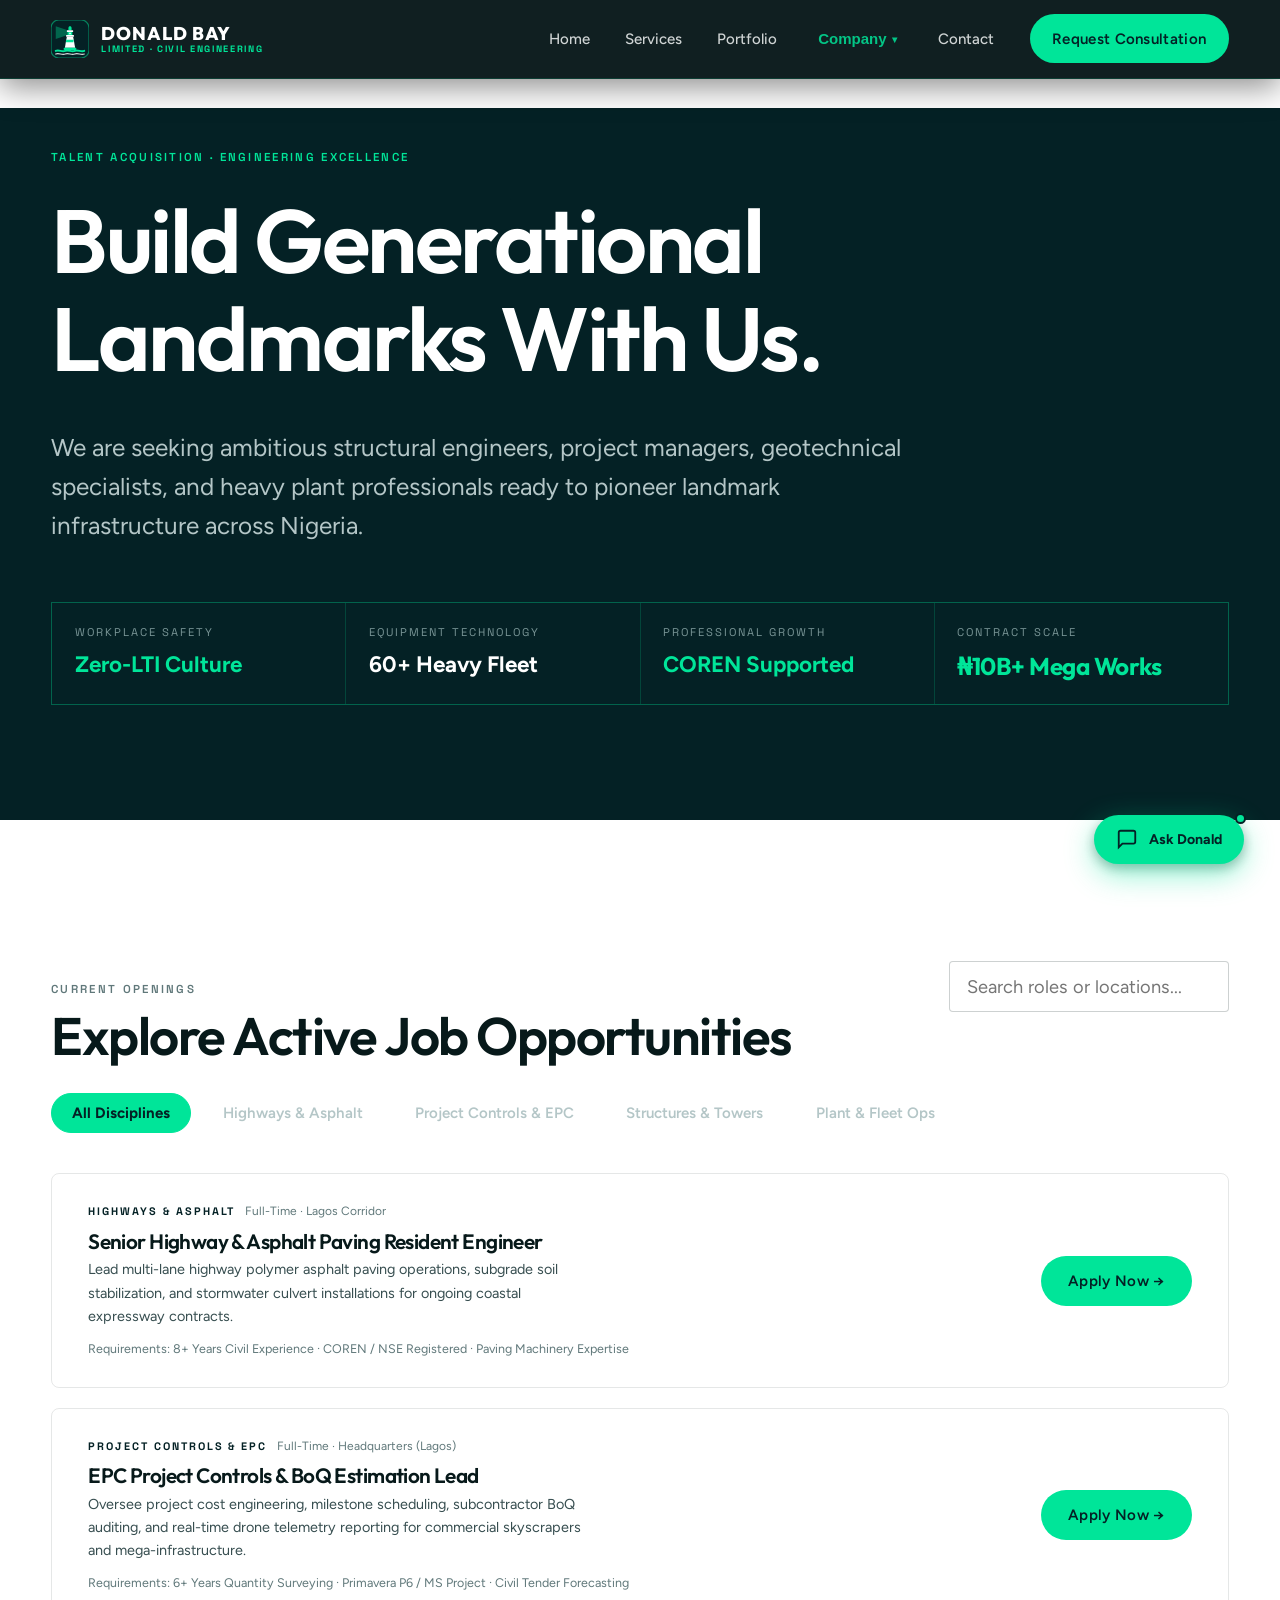
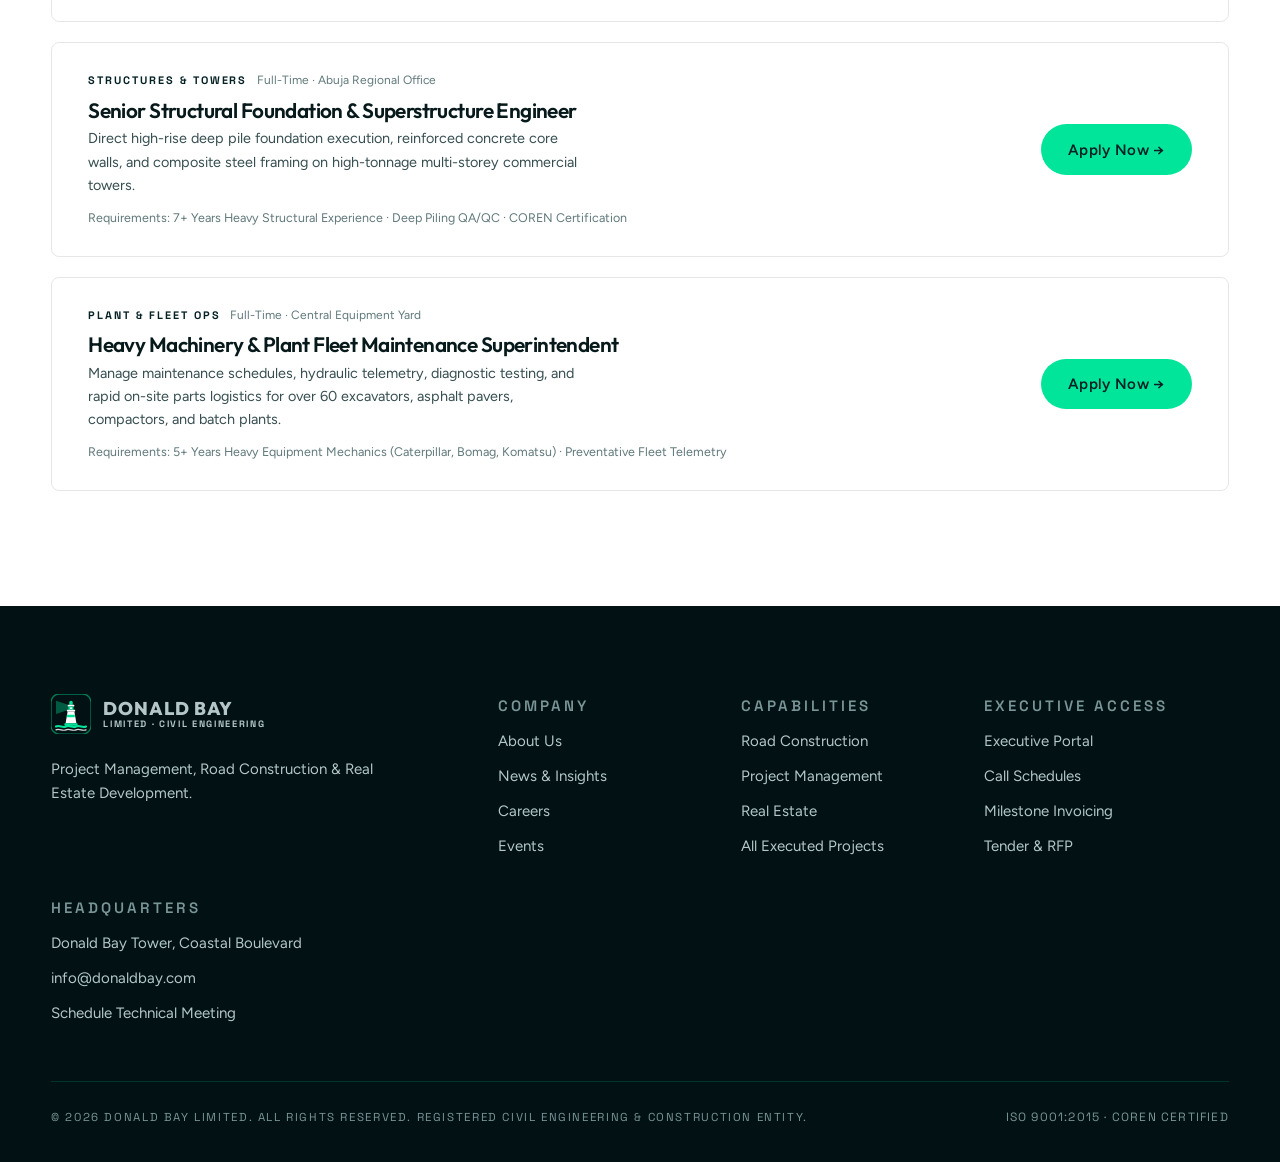
<file: careers.html>
<!doctype html>
<html lang="en">
<head>
  <meta charset="utf-8">
  <meta name="viewport" content="width=device-width, initial-scale=1">
  <title>Careers &amp; Opportunities | Donald Bay Limited</title>
  <meta name="description" content="Explore career opportunities at Donald Bay Limited. Join West Africa's leading civil engineering, road construction, and real estate development enterprise.">
  <meta name="theme-color" content="#042125">
  
  <link rel="preconnect" href="https://fonts.googleapis.com">
  <link rel="preconnect" href="https://fonts.gstatic.com" crossorigin>
  <link rel="stylesheet" href="https://fonts.googleapis.com/css2?family=Figtree:wght@400;500;600;700&family=Outfit:wght@500;600;700;800&family=Space+Grotesk:wght@400;500;600;700&display=swap">
  <link rel="stylesheet" href="css/main.css">
</head>
<body>

<!-- ============================ NAVIGATION ============================ -->
<header class="nav is-stuck" id="nav">
  <div class="shell nav__inner">
    <a href="index.html" class="nav__mark" aria-label="Donald Bay Limited Homepage">
      <span class="nav-brand-logo">
        <svg class="nav-brand-emblem" viewBox="0 0 48 48" width="40" height="40" fill="none">
          <rect width="48" height="48" rx="10" fill="#042125" stroke="#00E599" stroke-width="1.5" stroke-opacity="0.5"/>
          <polygon points="24,14 6,8 6,24 24,18" fill="#00E599" opacity="0.35"/>
          <path d="M22 10C22 8.89543 22.8954 8 24 8C25.1046 8 26 8.89543 26 10V13H22V10Z" fill="#00E599"/>
          <rect x="20" y="13" width="8" height="2" fill="#FFFFFF" rx="0.5"/>
          <rect x="21" y="15" width="6" height="4" fill="#00E599" rx="0.5"/>
          <rect x="23" y="16" width="2" height="2" fill="#FFFFFF"/>
          <rect x="19" y="19" width="10" height="2" fill="#FFFFFF" rx="0.5"/>
          <path d="M20 21L17.5 35H30.5L28 21H20Z" fill="#FFFFFF"/>
          <polygon points="19.2 25 28.8 25 28.3 28 18.7 28" fill="#00E599"/>
          <rect x="16" y="35" width="16" height="3" fill="#00E599" rx="1"/>
          <path d="M6 39C10 37 14 41 18 39C22 37 26 41 30 39C34 37 38 41 42 39" stroke="#00E599" stroke-width="2.5" stroke-linecap="round" fill="none"/>
          <path d="M6 43C10 41 14 45 18 43C22 41 26 45 30 43C34 41 38 45 42 43" stroke="#FFFFFF" stroke-width="1.5" stroke-linecap="round" fill="none" opacity="0.85"/>
        </svg>
        <span class="nav-brand-content">
          <span class="nav-brand-title">DONALD BAY</span>
          <span class="nav-brand-sub">LIMITED &middot; CIVIL ENGINEERING</span>
        </span>
      </span>
    </a>
    
    <nav class="nav__links" id="nav-links">
      <a href="index.html">Home</a>
      <a href="index.html#services">Services</a>
      <a href="portfolio.html">Portfolio</a>
      <div class="nav-item--dropdown">
        <button class="nav-dropdown-toggle" type="button" aria-expanded="false" style="color:var(--accent); font-weight:700;">
          Company <span class="nav-dropdown-caret">&#9662;</span>
        </button>
        <div class="nav-dropdown-menu">
          <a href="about.html" class="nav-dropdown-item">About Us</a>
          <a href="news.html" class="nav-dropdown-item">News &amp; Insights</a>
          <a href="careers.html" class="nav-dropdown-item is-active">Careers</a>
          <a href="events.html" class="nav-dropdown-item">Events</a>
        </div>
      </div>
      <a href="index.html#book">Contact</a>
      <a href="index.html#book" class="btn btn--primary nav-mobile-cta">Request Consultation &rarr;</a>
    </nav>
    
    <a class="btn btn--primary" href="index.html#book">Request Consultation</a>
    <button class="nav__toggle" type="button" aria-expanded="false" aria-controls="nav-links">Menu</button>
  </div>
</header>

<main style="padding-top: clamp(6.5rem, 12vh, 8.5rem);">

<!-- ============================ CAREERS HERO ============================ -->
<section class="band band--petrol" style="padding-top:2.5rem;">
  <div class="shell">
    <div class="stack" style="max-width:850px;">
      <span class="label" data-reveal>Talent Acquisition &middot; Engineering Excellence</span>
      <h1 style="font-size:var(--step-4); color:var(--white); line-height:1.1;" data-reveal>
        Build Generational Landmarks With Us.
      </h1>
      <p style="color:var(--on-petrol-mid); font-size:var(--step-1); max-width:56ch; margin-top:1rem;" data-reveal>
        We are seeking ambitious structural engineers, project managers, geotechnical specialists, and heavy plant professionals ready to pioneer landmark infrastructure across Nigeria.
      </p>
    </div>

    <!-- Culture Benefits Grid -->
    <div class="case__meta" style="margin-top:3.5rem;" data-reveal>
      <div class="case__cell">
        <dt>Workplace Safety</dt>
        <dd style="font-size:1.4rem; color:var(--accent); font-weight:700;">Zero-LTI Culture</dd>
      </div>
      <div class="case__cell">
        <dt>Equipment Technology</dt>
        <dd style="font-size:1.4rem; color:var(--white); font-weight:700;">60+ Heavy Fleet</dd>
      </div>
      <div class="case__cell">
        <dt>Professional Growth</dt>
        <dd style="font-size:1.4rem; color:var(--accent); font-weight:700;">COREN Supported</dd>
      </div>
      <div class="case__cell case__cell--result">
        <dt>Contract Scale</dt>
        <dd>₦10B+ Mega Works</dd>
      </div>
    </div>
  </div>
</section>

<!-- ============================ OPEN POSITIONS ============================ -->
<section class="band band--white">
  <div class="shell">
    <div class="grid__head" style="border-top:none; margin-top:0;" data-reveal>
      <div>
        <span class="label">Current Openings</span>
        <h2 style="font-size:var(--step-3); color:var(--ink); margin-top:0.35rem;">Explore Active Job Opportunities</h2>
      </div>
      <div class="portfolio-search-box">
        <input type="text" id="jobsSearchInput" placeholder="Search roles or locations..." class="form-control" style="min-width:280px;">
      </div>
    </div>

    <!-- Job Filter Tabs -->
    <div class="portfolio-filters" data-reveal>
      <button class="portfolio-tab active" data-department="all">All Disciplines</button>
      <button class="portfolio-tab" data-department="Highways">Highways &amp; Asphalt</button>
      <button class="portfolio-tab" data-department="EPC">Project Controls &amp; EPC</button>
      <button class="portfolio-tab" data-department="Structures">Structures &amp; Towers</button>
      <button class="portfolio-tab" data-department="Fleet">Plant &amp; Fleet Ops</button>
    </div>

    <!-- Jobs Grid -->
    <div style="display:flex; flex-direction:column; gap:1.25rem; margin-top:2.5rem;" id="jobsContainer">
      
      <!-- Job 1 -->
      <div class="job-card" data-department="Highways" data-reveal style="background:var(--sand-soft); border:1px solid rgba(7,25,26,0.1); border-radius:8px; padding:1.75rem clamp(1.5rem, 3vw, 2.25rem); display:flex; flex-wrap:wrap; justify-content:space-between; align-items:center; gap:1.5rem; transition:transform 0.3s var(--ease), border-color 0.3s var(--ease);">
        <div>
          <div style="display:flex; gap:0.6rem; align-items:center; margin-bottom:0.5rem;">
            <span class="card__tag" style="color:var(--petrol); font-weight:700;">Highways &amp; Asphalt</span>
            <span style="font-size:0.75rem; color:var(--ink-soft);">Full-Time &middot; Lagos Corridor</span>
          </div>
          <h3 style="font-size:1.3rem; color:var(--ink); margin:0 0 0.4rem;">Senior Highway &amp; Asphalt Paving Resident Engineer</h3>
          <p style="font-size:0.9rem; color:var(--ink-mid); max-width:55ch; margin:0;">
            Lead multi-lane highway polymer asphalt paving operations, subgrade soil stabilization, and stormwater culvert installations for ongoing coastal expressway contracts.
          </p>
          <div style="font-size:0.78rem; color:var(--ink-soft); margin-top:0.65rem;">
            Requirements: 8+ Years Civil Experience &middot; COREN / NSE Registered &middot; Paving Machinery Expertise
          </div>
        </div>
        <div>
          <button class="btn btn--primary" onclick="openApplyModal('Senior Highway & Asphalt Paving Engineer')">Apply Now &rarr;</button>
        </div>
      </div>

      <!-- Job 2 -->
      <div class="job-card" data-department="EPC" data-reveal style="background:var(--sand-soft); border:1px solid rgba(7,25,26,0.1); border-radius:8px; padding:1.75rem clamp(1.5rem, 3vw, 2.25rem); display:flex; flex-wrap:wrap; justify-content:space-between; align-items:center; gap:1.5rem;">
        <div>
          <div style="display:flex; gap:0.6rem; align-items:center; margin-bottom:0.5rem;">
            <span class="card__tag" style="color:var(--petrol); font-weight:700;">Project Controls &amp; EPC</span>
            <span style="font-size:0.75rem; color:var(--ink-soft);">Full-Time &middot; Headquarters (Lagos)</span>
          </div>
          <h3 style="font-size:1.3rem; color:var(--ink); margin:0 0 0.4rem;">EPC Project Controls &amp; BoQ Estimation Lead</h3>
          <p style="font-size:0.9rem; color:var(--ink-mid); max-width:55ch; margin:0;">
            Oversee project cost engineering, milestone scheduling, subcontractor BoQ auditing, and real-time drone telemetry reporting for commercial skyscrapers and mega-infrastructure.
          </p>
          <div style="font-size:0.78rem; color:var(--ink-soft); margin-top:0.65rem;">
            Requirements: 6+ Years Quantity Surveying &middot; Primavera P6 / MS Project &middot; Civil Tender Forecasting
          </div>
        </div>
        <div>
          <button class="btn btn--primary" onclick="openApplyModal('EPC Project Controls & BoQ Estimation Lead')">Apply Now &rarr;</button>
        </div>
      </div>

      <!-- Job 3 -->
      <div class="job-card" data-department="Structures" data-reveal style="background:var(--sand-soft); border:1px solid rgba(7,25,26,0.1); border-radius:8px; padding:1.75rem clamp(1.5rem, 3vw, 2.25rem); display:flex; flex-wrap:wrap; justify-content:space-between; align-items:center; gap:1.5rem;">
        <div>
          <div style="display:flex; gap:0.6rem; align-items:center; margin-bottom:0.5rem;">
            <span class="card__tag" style="color:var(--petrol); font-weight:700;">Structures &amp; Towers</span>
            <span style="font-size:0.75rem; color:var(--ink-soft);">Full-Time &middot; Abuja Regional Office</span>
          </div>
          <h3 style="font-size:1.3rem; color:var(--ink); margin:0 0 0.4rem;">Senior Structural Foundation &amp; Superstructure Engineer</h3>
          <p style="font-size:0.9rem; color:var(--ink-mid); max-width:55ch; margin:0;">
            Direct high-rise deep pile foundation execution, reinforced concrete core walls, and composite steel framing on high-tonnage multi-storey commercial towers.
          </p>
          <div style="font-size:0.78rem; color:var(--ink-soft); margin-top:0.65rem;">
            Requirements: 7+ Years Heavy Structural Experience &middot; Deep Piling QA/QC &middot; COREN Certification
          </div>
        </div>
        <div>
          <button class="btn btn--primary" onclick="openApplyModal('Senior Structural Foundation & Superstructure Engineer')">Apply Now &rarr;</button>
        </div>
      </div>

      <!-- Job 4 -->
      <div class="job-card" data-department="Fleet" data-reveal style="background:var(--sand-soft); border:1px solid rgba(7,25,26,0.1); border-radius:8px; padding:1.75rem clamp(1.5rem, 3vw, 2.25rem); display:flex; flex-wrap:wrap; justify-content:space-between; align-items:center; gap:1.5rem;">
        <div>
          <div style="display:flex; gap:0.6rem; align-items:center; margin-bottom:0.5rem;">
            <span class="card__tag" style="color:var(--petrol); font-weight:700;">Plant &amp; Fleet Ops</span>
            <span style="font-size:0.75rem; color:var(--ink-soft);">Full-Time &middot; Central Equipment Yard</span>
          </div>
          <h3 style="font-size:1.3rem; color:var(--ink); margin:0 0 0.4rem;">Heavy Machinery &amp; Plant Fleet Maintenance Superintendent</h3>
          <p style="font-size:0.9rem; color:var(--ink-mid); max-width:55ch; margin:0;">
            Manage maintenance schedules, hydraulic telemetry, diagnostic testing, and rapid on-site parts logistics for over 60 excavators, asphalt pavers, compactors, and batch plants.
          </p>
          <div style="font-size:0.78rem; color:var(--ink-soft); margin-top:0.65rem;">
            Requirements: 5+ Years Heavy Equipment Mechanics (Caterpillar, Bomag, Komatsu) &middot; Preventative Fleet Telemetry
          </div>
        </div>
        <div>
          <button class="btn btn--primary" onclick="openApplyModal('Heavy Machinery & Plant Fleet Superintendent')">Apply Now &rarr;</button>
        </div>
      </div>

    </div>
  </div>
</section>

</main>

<!-- ============================ FOOTER ============================ -->
<footer class="foot">
  <div class="shell">
    <div class="foot__grid">
      <div class="foot__col">
        <a href="index.html" class="nav-brand-logo" style="margin-bottom:0.75rem;">
          <svg class="nav-brand-emblem" viewBox="0 0 48 48" width="38" height="38" fill="none">
            <rect width="48" height="48" rx="10" fill="#021214" stroke="#00E599" stroke-width="1.5" stroke-opacity="0.5"/>
            <polygon points="24,14 6,8 6,24 24,18" fill="#00E599" opacity="0.35"/>
            <path d="M22 10C22 8.89543 22.8954 8 24 8C25.1046 8 26 8.89543 26 10V13H22V10Z" fill="#00E599"/>
            <rect x="20" y="13" width="8" height="2" fill="#FFFFFF" rx="0.5"/>
            <rect x="21" y="15" width="6" height="4" fill="#00E599" rx="0.5"/>
            <rect x="23" y="16" width="2" height="2" fill="#FFFFFF"/>
            <rect x="19" y="19" width="10" height="2" fill="#FFFFFF" rx="0.5"/>
            <path d="M20 21L17.5 35H30.5L28 21H20Z" fill="#FFFFFF"/>
            <polygon points="19.2 25 28.8 25 28.3 28 18.7 28" fill="#00E599"/>
            <rect x="16" y="35" width="16" height="3" fill="#00E599" rx="1"/>
            <path d="M6 39C10 37 14 41 18 39C22 37 26 41 30 39C34 37 38 41 42 39" stroke="#00E599" stroke-width="2.5" stroke-linecap="round" fill="none"/>
            <path d="M6 43C10 41 14 45 18 43C22 41 26 45 30 43C34 41 38 45 42 43" stroke="#FFFFFF" stroke-width="1.5" stroke-linecap="round" fill="none" opacity="0.85"/>
          </svg>
          <span class="nav-brand-content">
            <span class="nav-brand-title" style="font-size:1.15rem;">DONALD BAY</span>
            <span class="nav-brand-sub" style="font-size:0.58rem;">LIMITED &middot; CIVIL ENGINEERING</span>
          </span>
        </a>
        <span style="max-width:34ch">Project Management, Road Construction &amp; Real Estate Development.</span>
      </div>
      <div class="foot__col">
        <span class="label" style="color:var(--on-petrol-soft)">Company</span>
        <a href="about.html">About Us</a>
        <a href="news.html">News &amp; Insights</a>
        <a href="careers.html">Careers</a>
        <a href="events.html">Events</a>
      </div>
      <div class="foot__col">
        <span class="label" style="color:var(--on-petrol-soft)">Capabilities</span>
        <a href="index.html#services">Road Construction</a>
        <a href="index.html#services">Project Management</a>
        <a href="index.html#services">Real Estate</a>
        <a href="portfolio.html">All Executed Projects</a>
      </div>
      <div class="foot__col">
        <span class="label" style="color:var(--on-petrol-soft)">Executive Access</span>
        <a href="admin.html">Executive Portal</a>
        <a href="admin.html">Call Schedules</a>
        <a href="admin.html">Milestone Invoicing</a>
        <a href="index.html#book">Tender &amp; RFP</a>
      </div>
      <div class="foot__col">
        <span class="label" style="color:var(--on-petrol-soft)">Headquarters</span>
        <span>Donald Bay Tower, Coastal Boulevard</span>
        <a href="mailto:info@donaldbay.com">info@donaldbay.com</a>
        <a href="index.html#book">Schedule Technical Meeting</a>
      </div>
    </div>
    
    <div class="foot__base">
      <span>&copy; 2026 Donald Bay Limited. All rights reserved. Registered Civil Engineering &amp; Construction Entity.</span>
      <span style="font-size:0.75rem; color:var(--on-petrol-soft); text-transform:uppercase; letter-spacing:0.1em;">ISO 9001:2015 &middot; COREN Certified</span>
    </div>
  </div>
</footer>

<!-- ============================ JOB APPLICATION MODAL ============================ -->
<dialog class="admin-modal" id="modalApplyJob">
  <div class="modal-box">
    <div class="modal-head">
      <div>
        <h3>Submit Engineering Application</h3>
        <span style="font-size:0.85rem; color:var(--accent);" id="applyJobTitle">Position Name</span>
      </div>
      <button class="modal-close" type="button" onclick="document.getElementById('modalApplyJob').close()">&times;</button>
    </div>

    <form id="formJobApplication" class="modal-form">
      <input type="hidden" id="appTargetRole">

      <div class="form-row-2">
        <div class="form-group">
          <label>Full Legal Name</label>
          <input type="text" id="appName" class="form-control" placeholder="Engr. / Mr. / Ms..." required>
        </div>
        <div class="form-group">
          <label>Corporate / Personal Email</label>
          <input type="email" id="appEmail" class="form-control" placeholder="name@domain.com" required>
        </div>
      </div>

      <div class="form-row-2">
        <div class="form-group">
          <label>Direct Phone Number</label>
          <input type="tel" id="appPhone" class="form-control" placeholder="+234..." required>
        </div>
        <div class="form-group">
          <label>Years of Relevant Experience</label>
          <select id="appExp" class="form-control">
            <option value="3-5 Years">3 – 5 Years</option>
            <option value="6-10 Years" selected>6 – 10 Years</option>
            <option value="10+ Years">10+ Years (Senior Lead)</option>
          </select>
        </div>
      </div>

      <div class="form-group">
        <label>Professional Registrations &amp; Certifications</label>
        <input type="text" id="appCerts" class="form-control" placeholder="e.g. COREN, FNSE, PMP, HSE Level 3">
      </div>

      <div class="form-group">
        <label>LinkedIn / Portfolio / CV Link</label>
        <input type="url" id="appCvUrl" class="form-control" placeholder="https://linkedin.com/in/... or Google Drive link" required>
      </div>

      <div class="form-group">
        <label>Brief Cover Note / Engineering Scope Experience</label>
        <textarea id="appNote" class="form-control" rows="3" placeholder="Highlight past highway paving, foundation piling, or EPC governance contracts you have executed..."></textarea>
      </div>

      <div class="modal-foot">
        <button type="button" class="btn btn--ghost" onclick="document.getElementById('modalApplyJob').close()">Cancel</button>
        <button type="submit" class="btn btn--primary">Submit Application</button>
      </div>
    </form>
  </div>
</dialog>

<script src="js/db.js"></script>
<script src="js/main.js"></script>
<script src="js/calendar-booking.js" defer></script>
<script src="js/ai-chat.js" defer></script>
<script>
document.addEventListener('DOMContentLoaded', () => {
  const searchInput = document.getElementById('jobsSearchInput');
  const tabs = document.querySelectorAll('.portfolio-tab');
  const cards = document.querySelectorAll('#jobsContainer .job-card');

  function filterJobs() {
    const activeTab = document.querySelector('.portfolio-tab.active');
    const selectedDept = activeTab ? activeTab.dataset.department : 'all';
    const query = searchInput.value.toLowerCase();

    cards.forEach(card => {
      const dept = card.dataset.department;
      const text = card.textContent.toLowerCase();
      const matchDept = selectedDept === 'all' || dept === selectedDept;
      const matchSearch = text.includes(query);

      card.style.display = (matchDept && matchSearch) ? 'flex' : 'none';
    });
  }

  tabs.forEach(tab => {
    tab.addEventListener('click', () => {
      tabs.forEach(t => t.classList.remove('active'));
      tab.classList.add('active');
      filterJobs();
    });
  });

  searchInput.addEventListener('input', filterJobs);

  // Handle Application Submit
  document.getElementById('formJobApplication')?.addEventListener('submit', (e) => {
    e.preventDefault();
    const role = document.getElementById('appTargetRole').value;
    const name = document.getElementById('appName').value;
    alert(`Thank you ${name}! Your application for "${role}" has been submitted to Donald Bay Human Resources.`);
    document.getElementById('modalApplyJob').close();
    e.target.reset();
  });
});

window.openApplyModal = function(role) {
  const modal = document.getElementById('modalApplyJob');
  document.getElementById('applyJobTitle').textContent = role;
  document.getElementById('appTargetRole').value = role;
  modal.showModal();
};
</script>
</body>
</html>
</file>
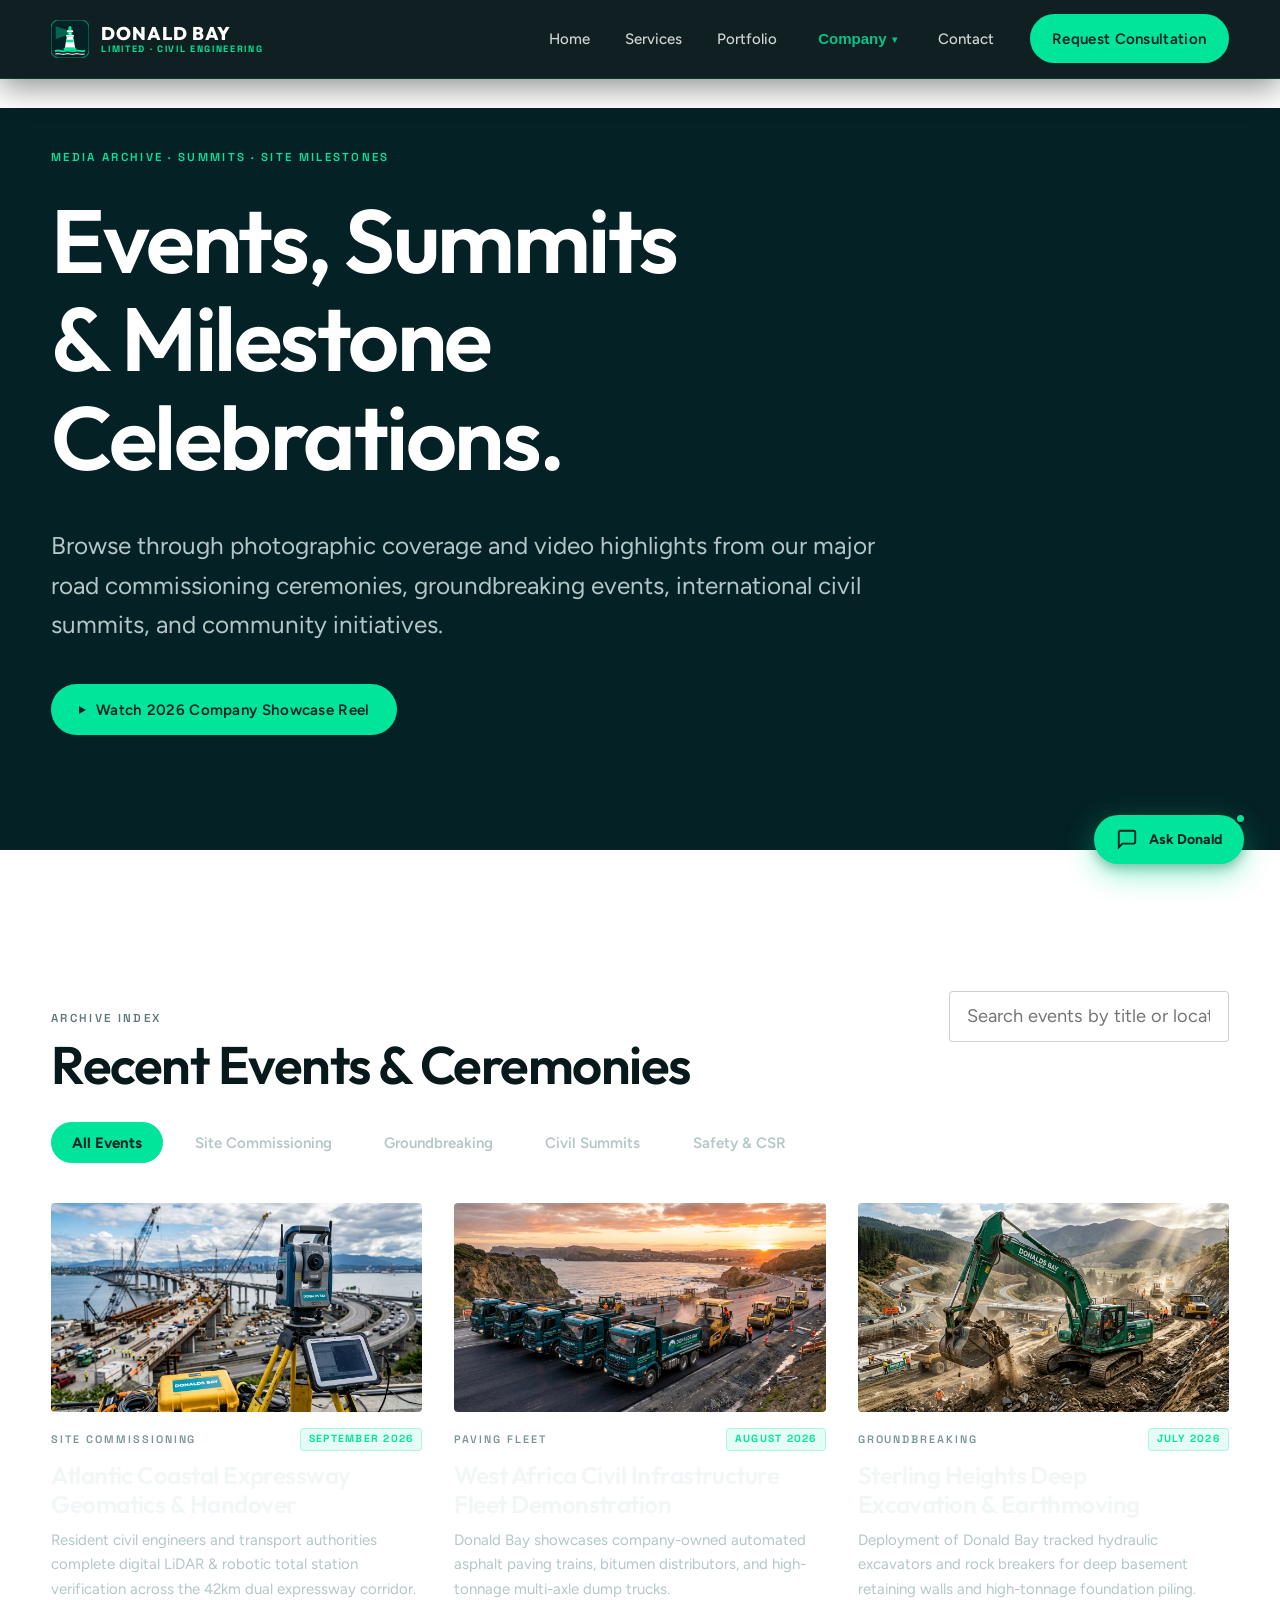
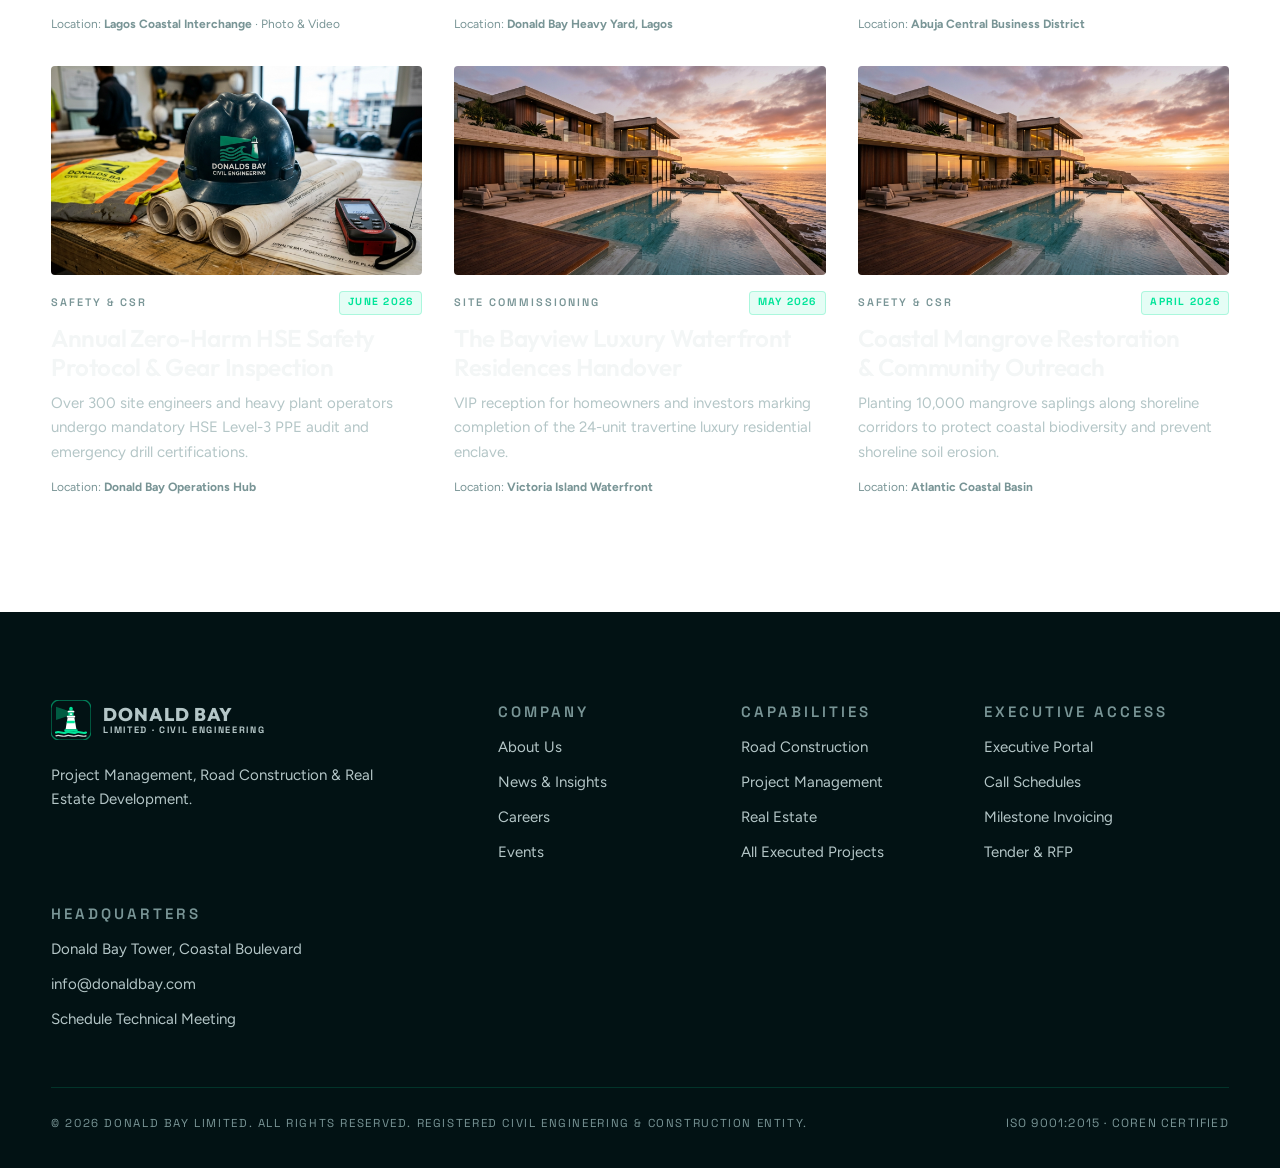
<file: events.html>
<!doctype html>
<html lang="en">
<head>
  <meta charset="utf-8">
  <meta name="viewport" content="width=device-width, initial-scale=1">
  <title>Events &amp; Media Gallery | Donald Bay Limited</title>
  <meta name="description" content="Explore photographic and video archives of Donald Bay Limited's site commissioning ceremonies, engineering summits, groundbreaking events, and CSR initiatives.">
  <meta name="theme-color" content="#042125">
  
  <link rel="preconnect" href="https://fonts.googleapis.com">
  <link rel="preconnect" href="https://fonts.gstatic.com" crossorigin>
  <link rel="stylesheet" href="https://fonts.googleapis.com/css2?family=Figtree:wght@400;500;600;700&family=Outfit:wght@500;600;700;800&family=Space+Grotesk:wght@400;500;600;700&display=swap">
  <link rel="stylesheet" href="css/main.css">
</head>
<body>

<!-- ============================ NAVIGATION ============================ -->
<header class="nav is-stuck" id="nav">
  <div class="shell nav__inner">
    <a href="index.html" class="nav__mark" aria-label="Donald Bay Limited Homepage">
      <span class="nav-brand-logo">
        <svg class="nav-brand-emblem" viewBox="0 0 48 48" width="40" height="40" fill="none">
          <rect width="48" height="48" rx="10" fill="#042125" stroke="#00E599" stroke-width="1.5" stroke-opacity="0.5"/>
          <polygon points="24,14 6,8 6,24 24,18" fill="#00E599" opacity="0.35"/>
          <path d="M22 10C22 8.89543 22.8954 8 24 8C25.1046 8 26 8.89543 26 10V13H22V10Z" fill="#00E599"/>
          <rect x="20" y="13" width="8" height="2" fill="#FFFFFF" rx="0.5"/>
          <rect x="21" y="15" width="6" height="4" fill="#00E599" rx="0.5"/>
          <rect x="23" y="16" width="2" height="2" fill="#FFFFFF"/>
          <rect x="19" y="19" width="10" height="2" fill="#FFFFFF" rx="0.5"/>
          <path d="M20 21L17.5 35H30.5L28 21H20Z" fill="#FFFFFF"/>
          <polygon points="19.2 25 28.8 25 28.3 28 18.7 28" fill="#00E599"/>
          <rect x="16" y="35" width="16" height="3" fill="#00E599" rx="1"/>
          <path d="M6 39C10 37 14 41 18 39C22 37 26 41 30 39C34 37 38 41 42 39" stroke="#00E599" stroke-width="2.5" stroke-linecap="round" fill="none"/>
          <path d="M6 43C10 41 14 45 18 43C22 41 26 45 30 43C34 41 38 45 42 43" stroke="#FFFFFF" stroke-width="1.5" stroke-linecap="round" fill="none" opacity="0.85"/>
        </svg>
        <span class="nav-brand-content">
          <span class="nav-brand-title">DONALD BAY</span>
          <span class="nav-brand-sub">LIMITED &middot; CIVIL ENGINEERING</span>
        </span>
      </span>
    </a>
    
    <nav class="nav__links" id="nav-links">
      <a href="index.html">Home</a>
      <a href="index.html#services">Services</a>
      <a href="portfolio.html">Portfolio</a>
      <div class="nav-item--dropdown">
        <button class="nav-dropdown-toggle" type="button" aria-expanded="false" style="color:var(--accent); font-weight:700;">
          Company <span class="nav-dropdown-caret">&#9662;</span>
        </button>
        <div class="nav-dropdown-menu">
          <a href="about.html" class="nav-dropdown-item">About Us</a>
          <a href="news.html" class="nav-dropdown-item">News &amp; Insights</a>
          <a href="careers.html" class="nav-dropdown-item">Careers</a>
          <a href="events.html" class="nav-dropdown-item is-active">Events</a>
        </div>
      </div>
      <a href="index.html#book">Contact</a>
      <a href="index.html#book" class="btn btn--primary nav-mobile-cta">Request Consultation &rarr;</a>
    </nav>
    
    <a class="btn btn--primary" href="index.html#book">Request Consultation</a>
    <button class="nav__toggle" type="button" aria-expanded="false" aria-controls="nav-links">Menu</button>
  </div>
</header>

<main style="padding-top: clamp(6.5rem, 12vh, 8.5rem);">

<!-- ============================ EVENTS HERO ============================ -->
<section class="band band--petrol" style="padding-top:2.5rem;">
  <div class="shell">
    <div class="stack" style="max-width:850px;">
      <span class="label" data-reveal>Media Archive &middot; Summits &middot; Site Milestones</span>
      <h1 style="font-size:var(--step-4); color:var(--white); line-height:1.1;" data-reveal>
        Events, Summits &amp; Milestone Celebrations.
      </h1>
      <p style="color:var(--on-petrol-mid); font-size:var(--step-1); max-width:56ch; margin-top:1rem;" data-reveal>
        Browse through photographic coverage and video highlights from our major road commissioning ceremonies, groundbreaking events, international civil summits, and community initiatives.
      </p>
    </div>

    <!-- Highlight Video Player Button Banner -->
    <div style="margin-top:2.5rem; display:flex; gap:1rem; flex-wrap:wrap;" data-reveal>
      <button class="btn btn--primary" id="btnPlayCompanyReel">
        <span class="btn__play" style="border-left-color:var(--petrol);"></span>
        Watch 2026 Company Showcase Reel
      </button>
    </div>
  </div>
</section>

<!-- ============================ EVENTS MEDIA GALLERY ============================ -->
<section class="band band--white">
  <div class="shell">
    <div class="grid__head" style="border-top:none; margin-top:0;" data-reveal>
      <div>
        <span class="label">Archive Index</span>
        <h2 style="font-size:var(--step-3); color:var(--ink); margin-top:0.35rem;">Recent Events &amp; Ceremonies</h2>
      </div>
      <div class="portfolio-search-box">
        <input type="text" id="eventsSearchInput" placeholder="Search events by title or location..." class="form-control" style="min-width:280px;">
      </div>
    </div>

    <!-- Event Filter Tabs -->
    <div class="portfolio-filters" data-reveal>
      <button class="portfolio-tab active" data-category="all">All Events</button>
      <button class="portfolio-tab" data-category="Commissioning">Site Commissioning</button>
      <button class="portfolio-tab" data-category="Groundbreaking">Groundbreaking</button>
      <button class="portfolio-tab" data-category="Summits">Civil Summits</button>
      <button class="portfolio-tab" data-category="Safety & CSR">Safety &amp; CSR</button>
    </div>

    <!-- Events Grid -->
    <div class="grid" id="eventsGrid" style="margin-top:2.5rem;">
      <!-- Event 1: Atlantic Coastal Expressway Commissioning -->
      <div class="card" data-category="Commissioning" data-reveal onclick="openEventModal('event1')">
        <div class="card__media">
          <img src="media/branded-survey.jpg" alt="Donald Bay branded robotic survey instrumentation on expressway" loading="lazy">
        </div>
        <div class="card__badges">
          <span class="card__tag">Site Commissioning</span>
          <span class="card__budget">September 2026</span>
        </div>
        <h3 class="card__title">Atlantic Coastal Expressway Geomatics &amp; Handover</h3>
        <p class="card__desc">Resident civil engineers and transport authorities complete digital LiDAR &amp; robotic total station verification across the 42km dual expressway corridor.</p>
        <span style="font-size:0.75rem; color:var(--on-petrol-soft); margin-top:0.25rem;">Location: <strong>Lagos Coastal Interchange</strong> &middot; Photo &amp; Video</span>
      </div>

      <!-- Event 2: West Africa Civil Infrastructure Summit -->
      <div class="card" data-category="Summits" data-reveal onclick="openEventModal('event2')">
        <div class="card__media">
          <img src="media/branded-trucks.jpg" alt="Donald Bay branded commercial asphalt haulage truck fleet" loading="lazy">
        </div>
        <div class="card__badges">
          <span class="card__tag">Paving Fleet</span>
          <span class="card__budget">August 2026</span>
        </div>
        <h3 class="card__title">West Africa Civil Infrastructure Fleet Demonstration</h3>
        <p class="card__desc">Donald Bay showcases company-owned automated asphalt paving trains, bitumen distributors, and high-tonnage multi-axle dump trucks.</p>
        <span style="font-size:0.75rem; color:var(--on-petrol-soft); margin-top:0.25rem;">Location: <strong>Donald Bay Heavy Yard, Lagos</strong></span>
      </div>

      <!-- Event 3: Sterling Heights Groundbreaking -->
      <div class="card" data-category="Groundbreaking" data-reveal onclick="openEventModal('event3')">
        <div class="card__media">
          <img src="media/branded-excavator.jpg" alt="Donald Bay branded heavy hydraulic excavator on site" loading="lazy">
        </div>
        <div class="card__badges">
          <span class="card__tag">Groundbreaking</span>
          <span class="card__budget">July 2026</span>
        </div>
        <h3 class="card__title">Sterling Heights Deep Excavation &amp; Earthmoving</h3>
        <p class="card__desc">Deployment of Donald Bay tracked hydraulic excavators and rock breakers for deep basement retaining walls and high-tonnage foundation piling.</p>
        <span style="font-size:0.75rem; color:var(--on-petrol-soft); margin-top:0.25rem;">Location: <strong>Abuja Central Business District</strong></span>
      </div>

      <!-- Event 4: Zero-Harm HSE Safety Week -->
      <div class="card" data-category="Safety & CSR" data-reveal onclick="openEventModal('event4')">
        <div class="card__media">
          <img src="media/branded-helmet.jpg" alt="Donald Bay branded safety helmet, high-vis gear, and blueprints" loading="lazy">
        </div>
        <div class="card__badges">
          <span class="card__tag">Safety &amp; CSR</span>
          <span class="card__budget">June 2026</span>
        </div>
        <h3 class="card__title">Annual Zero-Harm HSE Safety Protocol &amp; Gear Inspection</h3>
        <p class="card__desc">Over 300 site engineers and heavy plant operators undergo mandatory HSE Level-3 PPE audit and emergency drill certifications.</p>
        <span style="font-size:0.75rem; color:var(--on-petrol-soft); margin-top:0.25rem;">Location: <strong>Donald Bay Operations Hub</strong></span>
      </div>

      <!-- Event 5: Bayview Luxury Residences Handover -->
      <div class="card" data-category="Commissioning" data-reveal onclick="openEventModal('event5')">
        <div class="card__media">
          <img src="media/work-03.jpg" alt="Bayview Waterfront Luxury Handover" loading="lazy">
        </div>
        <div class="card__badges">
          <span class="card__tag">Site Commissioning</span>
          <span class="card__budget">May 2026</span>
        </div>
        <h3 class="card__title">The Bayview Luxury Waterfront Residences Handover</h3>
        <p class="card__desc">VIP reception for homeowners and investors marking completion of the 24-unit travertine luxury residential enclave.</p>
        <span style="font-size:0.75rem; color:var(--on-petrol-soft); margin-top:0.25rem;">Location: <strong>Victoria Island Waterfront</strong></span>
      </div>

      <!-- Event 6: Coastal Mangrove CSR -->
      <div class="card" data-category="Safety & CSR" data-reveal onclick="openEventModal('event6')">
        <div class="card__media">
          <img src="media/case-still-3.jpg" alt="Coastal Mangrove CSR Planting" loading="lazy">
        </div>
        <div class="card__badges">
          <span class="card__tag">Safety &amp; CSR</span>
          <span class="card__budget">April 2026</span>
        </div>
        <h3 class="card__title">Coastal Mangrove Restoration &amp; Community Outreach</h3>
        <p class="card__desc">Planting 10,000 mangrove saplings along shoreline corridors to protect coastal biodiversity and prevent shoreline soil erosion.</p>
        <span style="font-size:0.75rem; color:var(--on-petrol-soft); margin-top:0.25rem;">Location: <strong>Atlantic Coastal Basin</strong></span>
      </div>
    </div>
  </div>
</section>

</main>

<!-- ============================ FOOTER ============================ -->
<footer class="foot">
  <div class="shell">
    <div class="foot__grid">
      <div class="foot__col">
        <a href="index.html" class="nav-brand-logo" style="margin-bottom:0.75rem;">
          <svg class="nav-brand-emblem" viewBox="0 0 48 48" width="38" height="38" fill="none">
            <rect width="48" height="48" rx="10" fill="#021214" stroke="#00E599" stroke-width="1.5" stroke-opacity="0.5"/>
            <polygon points="24,14 6,8 6,24 24,18" fill="#00E599" opacity="0.35"/>
            <path d="M22 10C22 8.89543 22.8954 8 24 8C25.1046 8 26 8.89543 26 10V13H22V10Z" fill="#00E599"/>
            <rect x="20" y="13" width="8" height="2" fill="#FFFFFF" rx="0.5"/>
            <rect x="21" y="15" width="6" height="4" fill="#00E599" rx="0.5"/>
            <rect x="23" y="16" width="2" height="2" fill="#FFFFFF"/>
            <rect x="19" y="19" width="10" height="2" fill="#FFFFFF" rx="0.5"/>
            <path d="M20 21L17.5 35H30.5L28 21H20Z" fill="#FFFFFF"/>
            <polygon points="19.2 25 28.8 25 28.3 28 18.7 28" fill="#00E599"/>
            <rect x="16" y="35" width="16" height="3" fill="#00E599" rx="1"/>
            <path d="M6 39C10 37 14 41 18 39C22 37 26 41 30 39C34 37 38 41 42 39" stroke="#00E599" stroke-width="2.5" stroke-linecap="round" fill="none"/>
            <path d="M6 43C10 41 14 45 18 43C22 41 26 45 30 43C34 41 38 45 42 43" stroke="#FFFFFF" stroke-width="1.5" stroke-linecap="round" fill="none" opacity="0.85"/>
          </svg>
          <span class="nav-brand-content">
            <span class="nav-brand-title" style="font-size:1.15rem;">DONALD BAY</span>
            <span class="nav-brand-sub" style="font-size:0.58rem;">LIMITED &middot; CIVIL ENGINEERING</span>
          </span>
        </a>
        <span style="max-width:34ch">Project Management, Road Construction &amp; Real Estate Development.</span>
      </div>
      <div class="foot__col">
        <span class="label" style="color:var(--on-petrol-soft)">Company</span>
        <a href="about.html">About Us</a>
        <a href="news.html">News &amp; Insights</a>
        <a href="careers.html">Careers</a>
        <a href="events.html">Events</a>
      </div>
      <div class="foot__col">
        <span class="label" style="color:var(--on-petrol-soft)">Capabilities</span>
        <a href="index.html#services">Road Construction</a>
        <a href="index.html#services">Project Management</a>
        <a href="index.html#services">Real Estate</a>
        <a href="portfolio.html">All Executed Projects</a>
      </div>
      <div class="foot__col">
        <span class="label" style="color:var(--on-petrol-soft)">Executive Access</span>
        <a href="admin.html">Executive Portal</a>
        <a href="admin.html">Call Schedules</a>
        <a href="admin.html">Milestone Invoicing</a>
        <a href="index.html#book">Tender &amp; RFP</a>
      </div>
      <div class="foot__col">
        <span class="label" style="color:var(--on-petrol-soft)">Headquarters</span>
        <span>Donald Bay Tower, Coastal Boulevard</span>
        <a href="mailto:info@donaldbay.com">info@donaldbay.com</a>
        <a href="index.html#book">Schedule Technical Meeting</a>
      </div>
    </div>
    
    <div class="foot__base">
      <span>&copy; 2026 Donald Bay Limited. All rights reserved. Registered Civil Engineering &amp; Construction Entity.</span>
      <span style="font-size:0.75rem; color:var(--on-petrol-soft); text-transform:uppercase; letter-spacing:0.1em;">ISO 9001:2015 &middot; COREN Certified</span>
    </div>
  </div>
</footer>

<!-- ============================ REEL MODAL ============================ -->
<dialog class="reel" id="reelModal" aria-label="Donald Bay Limited Company Reel">
  <button class="reel__close" type="button" data-reel-close aria-label="Close reel">
    <span aria-hidden="true">&times;</span>
  </button>
  <video class="reel__video" src="media/hero-loop.mp4" poster="media/hero-poster.jpg"
         controls playsinline preload="none"></video>
</dialog>

<!-- ============================ EVENT DETAIL MODAL ============================ -->
<dialog class="reel reel--project" id="eventDetailModal">
  <button class="reel__close" type="button" onclick="document.getElementById('eventDetailModal').close()" aria-label="Close">
    <span aria-hidden="true">&times;</span>
  </button>
  <div class="reel__frame" id="eventStage" style="padding:1.5rem; display:flex; flex-direction:column; align-items:center; justify-content:center;">
    <img id="eventModalImg" src="media/case-flagship.jpg" alt="" style="max-height:65vh; width:auto; border-radius:6px; object-fit:contain;">
  </div>
  <div class="proj__bar">
    <span class="proj__title" id="eventModalTitle">Event Media Details</span>
  </div>
</dialog>

<script src="js/db.js"></script>
<script src="js/main.js"></script>
<script src="js/calendar-booking.js" defer></script>
<script src="js/ai-chat.js" defer></script>
<script>
document.addEventListener('DOMContentLoaded', () => {
  const searchInput = document.getElementById('eventsSearchInput');
  const tabs = document.querySelectorAll('.portfolio-tab');
  const cards = document.querySelectorAll('#eventsGrid .card');

  function filterCards() {
    const activeTab = document.querySelector('.portfolio-tab.active');
    const selectedCategory = activeTab ? activeTab.dataset.category : 'all';
    const query = searchInput.value.toLowerCase();

    cards.forEach(card => {
      const cardCategory = card.dataset.category;
      const text = card.textContent.toLowerCase();
      const matchCat = selectedCategory === 'all' || cardCategory === selectedCategory;
      const matchSearch = text.includes(query);

      card.style.display = (matchCat && matchSearch) ? 'flex' : 'none';
    });
  }

  tabs.forEach(tab => {
    tab.addEventListener('click', () => {
      tabs.forEach(t => t.classList.remove('active'));
      tab.classList.add('active');
      filterCards();
    });
  });

  searchInput.addEventListener('input', filterCards);

  // Play Company Reel
  document.getElementById('btnPlayCompanyReel')?.addEventListener('click', () => {
    const reel = document.getElementById('reelModal');
    if (reel) {
      reel.showModal();
      const vid = reel.querySelector('video');
      if (vid) vid.play();
    }
  });
});

window.openEventModal = function(eventId) {
  const modal = document.getElementById('eventDetailModal');
  const title = document.getElementById('eventModalTitle');
  const img = document.getElementById('eventModalImg');

  const EVENT_DATA = {
    event1: { title: "Atlantic Coastal Expressway Geomatics & Handover", img: "media/branded-survey.jpg" },
    event2: { title: "West Africa Civil Infrastructure Fleet Demonstration", img: "media/branded-trucks.jpg" },
    event3: { title: "Sterling Heights Deep Excavation & Earthmoving", img: "media/branded-excavator.jpg" },
    event4: { title: "Annual Zero-Harm HSE Safety Protocol & Gear Inspection", img: "media/branded-helmet.jpg" },
    event5: { title: "The Bayview Luxury Waterfront Residences Handover", img: "media/work-03.jpg" },
    event6: { title: "Coastal Mangrove Restoration & Community Outreach", img: "media/case-still-3.jpg" }
  };

  const data = EVENT_DATA[eventId];
  if (data) {
    title.textContent = data.title;
    img.src = data.img;
    modal.showModal();
  }
};
</script>
</body>
</html>
</file>
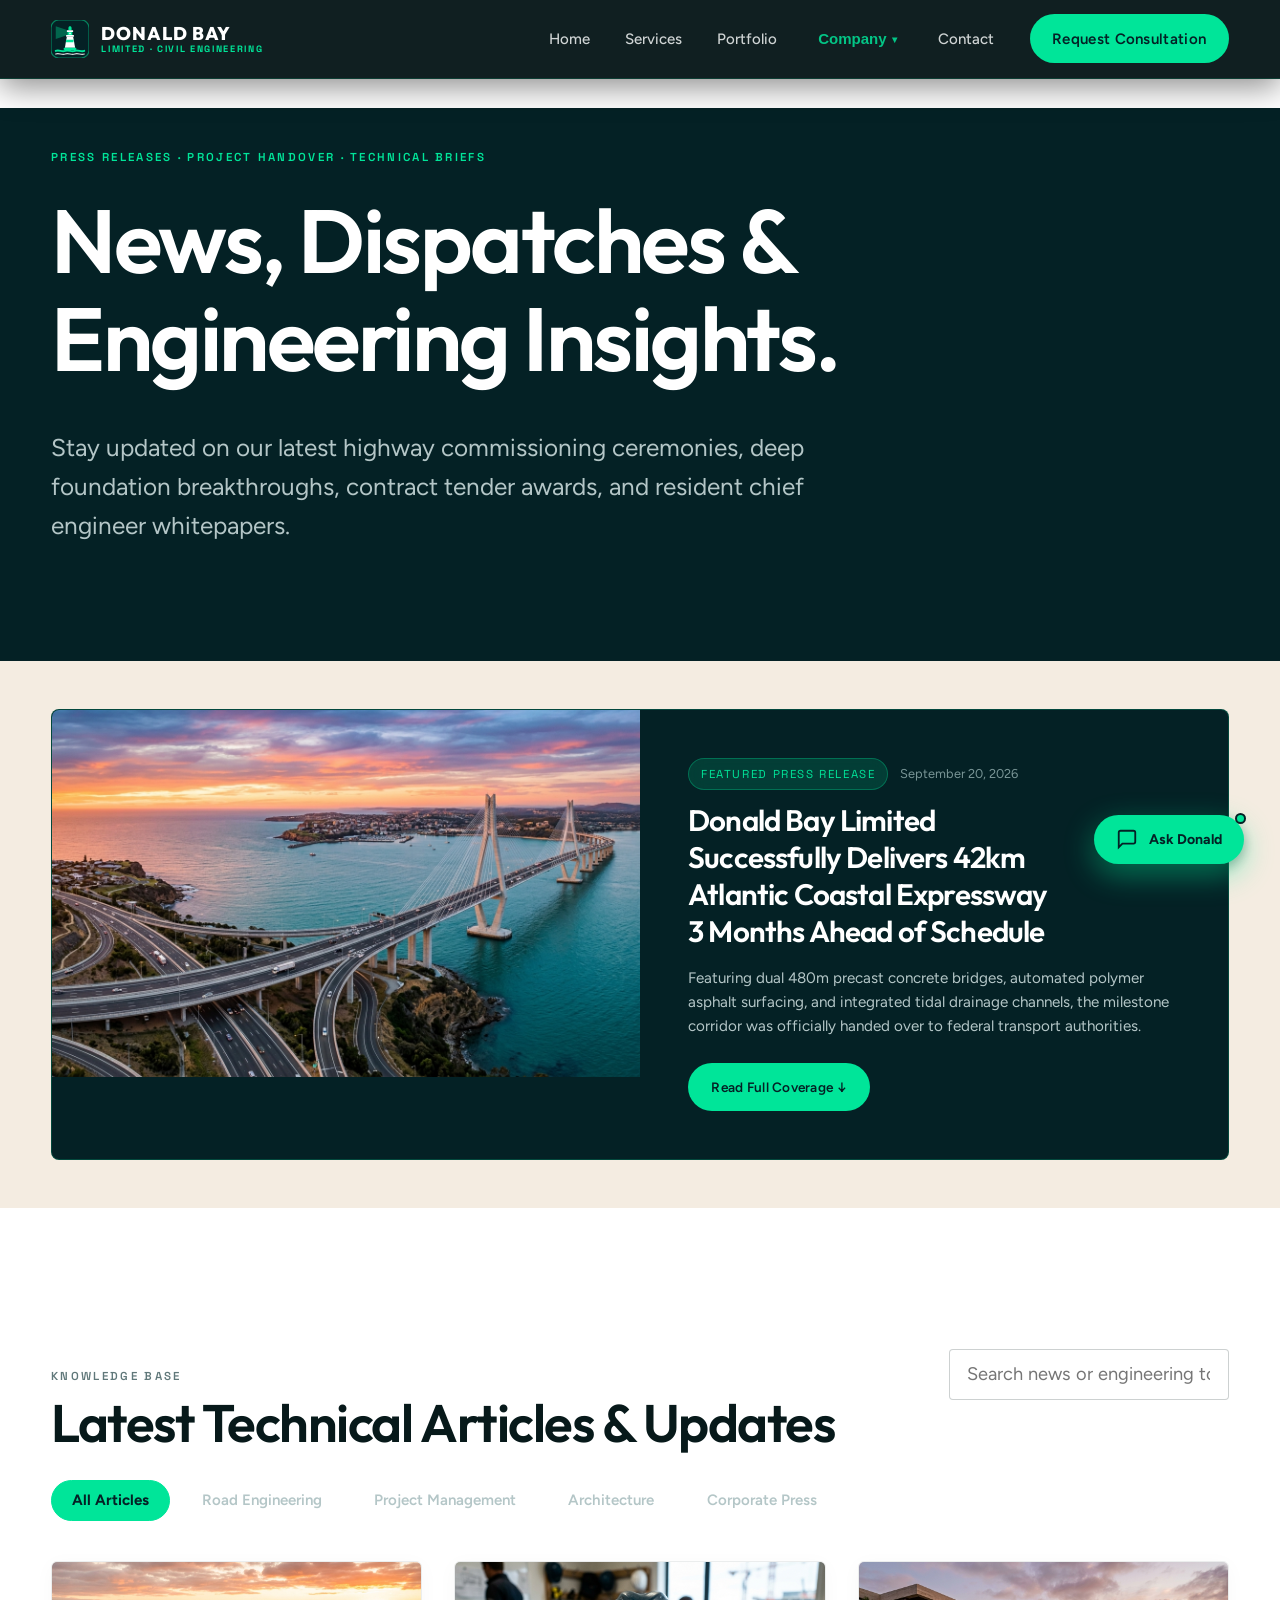
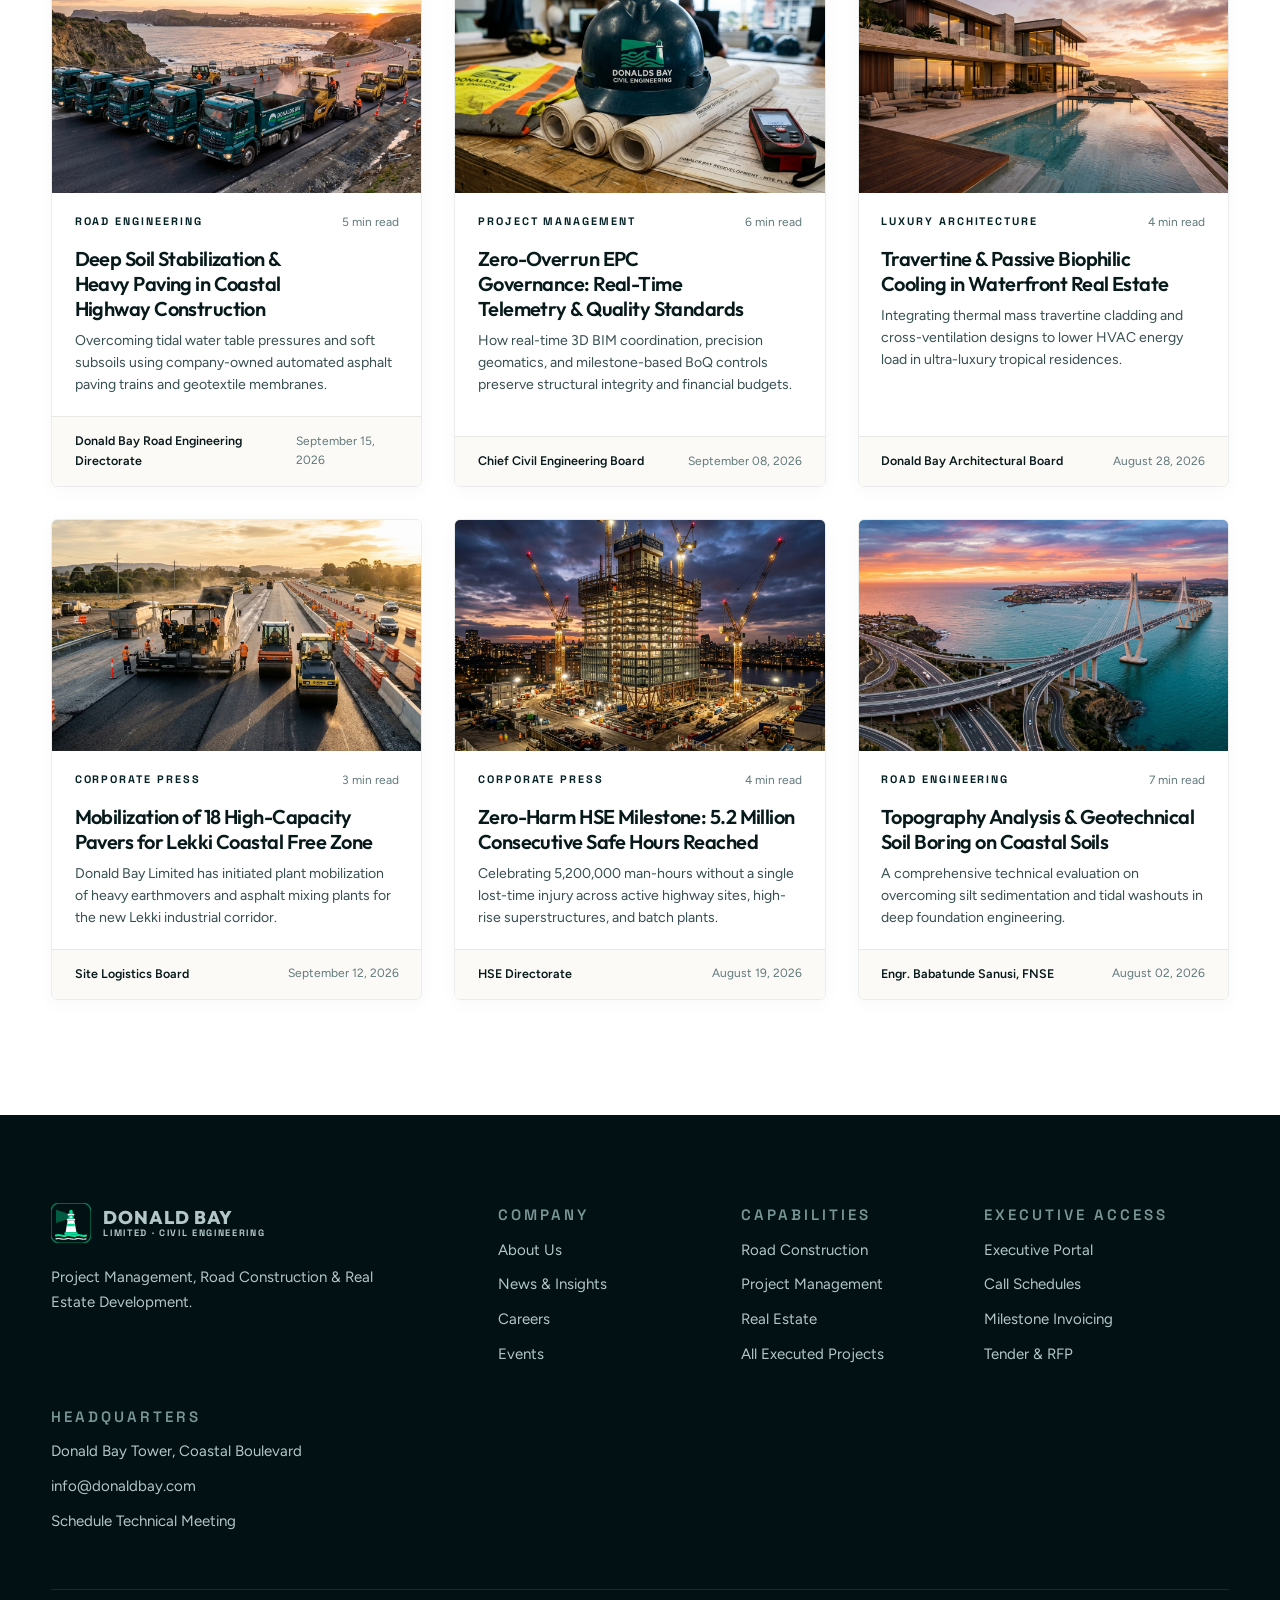
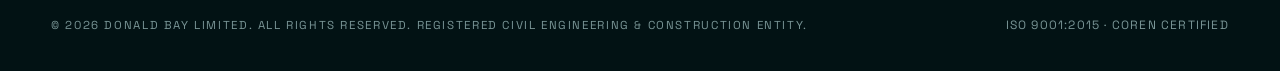
<file: news.html>
<!doctype html>
<html lang="en">
<head>
  <meta charset="utf-8">
  <meta name="viewport" content="width=device-width, initial-scale=1">
  <title>News &amp; Engineering Insights | Donald Bay Limited</title>
  <meta name="description" content="Stay informed on Donald Bay Limited's latest project handovers, civil infrastructure press releases, and technical engineering insights.">
  <meta name="theme-color" content="#042125">
  
  <link rel="preconnect" href="https://fonts.googleapis.com">
  <link rel="preconnect" href="https://fonts.gstatic.com" crossorigin>
  <link rel="stylesheet" href="https://fonts.googleapis.com/css2?family=Figtree:wght@400;500;600;700&family=Outfit:wght@500;600;700;800&family=Space+Grotesk:wght@400;500;600;700&display=swap">
  <link rel="stylesheet" href="css/main.css">
</head>
<body>

<!-- ============================ NAVIGATION ============================ -->
<header class="nav is-stuck" id="nav">
  <div class="shell nav__inner">
    <a href="index.html" class="nav__mark" aria-label="Donald Bay Limited Homepage">
      <span class="nav-brand-logo">
        <svg class="nav-brand-emblem" viewBox="0 0 48 48" width="40" height="40" fill="none">
          <rect width="48" height="48" rx="10" fill="#042125" stroke="#00E599" stroke-width="1.5" stroke-opacity="0.5"/>
          <polygon points="24,14 6,8 6,24 24,18" fill="#00E599" opacity="0.35"/>
          <path d="M22 10C22 8.89543 22.8954 8 24 8C25.1046 8 26 8.89543 26 10V13H22V10Z" fill="#00E599"/>
          <rect x="20" y="13" width="8" height="2" fill="#FFFFFF" rx="0.5"/>
          <rect x="21" y="15" width="6" height="4" fill="#00E599" rx="0.5"/>
          <rect x="23" y="16" width="2" height="2" fill="#FFFFFF"/>
          <rect x="19" y="19" width="10" height="2" fill="#FFFFFF" rx="0.5"/>
          <path d="M20 21L17.5 35H30.5L28 21H20Z" fill="#FFFFFF"/>
          <polygon points="19.2 25 28.8 25 28.3 28 18.7 28" fill="#00E599"/>
          <rect x="16" y="35" width="16" height="3" fill="#00E599" rx="1"/>
          <path d="M6 39C10 37 14 41 18 39C22 37 26 41 30 39C34 37 38 41 42 39" stroke="#00E599" stroke-width="2.5" stroke-linecap="round" fill="none"/>
          <path d="M6 43C10 41 14 45 18 43C22 41 26 45 30 43C34 41 38 45 42 43" stroke="#FFFFFF" stroke-width="1.5" stroke-linecap="round" fill="none" opacity="0.85"/>
        </svg>
        <span class="nav-brand-content">
          <span class="nav-brand-title">DONALD BAY</span>
          <span class="nav-brand-sub">LIMITED &middot; CIVIL ENGINEERING</span>
        </span>
      </span>
    </a>
    
    <nav class="nav__links" id="nav-links">
      <a href="index.html">Home</a>
      <a href="index.html#services">Services</a>
      <a href="portfolio.html">Portfolio</a>
      <div class="nav-item--dropdown">
        <button class="nav-dropdown-toggle" type="button" aria-expanded="false" style="color:var(--accent); font-weight:700;">
          Company <span class="nav-dropdown-caret">&#9662;</span>
        </button>
        <div class="nav-dropdown-menu">
          <a href="about.html" class="nav-dropdown-item">About Us</a>
          <a href="news.html" class="nav-dropdown-item is-active">News &amp; Insights</a>
          <a href="careers.html" class="nav-dropdown-item">Careers</a>
          <a href="events.html" class="nav-dropdown-item">Events</a>
        </div>
      </div>
      <a href="index.html#book">Contact</a>
      <a href="index.html#book" class="btn btn--primary nav-mobile-cta">Request Consultation &rarr;</a>
    </nav>
    
    <a class="btn btn--primary" href="index.html#book">Request Consultation</a>
    <button class="nav__toggle" type="button" aria-expanded="false" aria-controls="nav-links">Menu</button>
  </div>
</header>

<main style="padding-top: clamp(6.5rem, 12vh, 8.5rem);">

<!-- ============================ NEWS HERO ============================ -->
<section class="band band--petrol" style="padding-top:2.5rem;">
  <div class="shell">
    <div class="stack" style="max-width:850px;">
      <span class="label" data-reveal>Press Releases &middot; Project Handover &middot; Technical Briefs</span>
      <h1 style="font-size:var(--step-4); color:var(--white); line-height:1.1;" data-reveal>
        News, Dispatches &amp; Engineering Insights.
      </h1>
      <p style="color:var(--on-petrol-mid); font-size:var(--step-1); max-width:56ch; margin-top:1rem;" data-reveal>
        Stay updated on our latest highway commissioning ceremonies, deep foundation breakthroughs, contract tender awards, and resident chief engineer whitepapers.
      </p>
    </div>
  </div>
</section>

<!-- ============================ FEATURED PRESS HEADLINE ============================ -->
<section class="band band--sand" style="padding-block:3rem;">
  <div class="shell">
    <div style="background:var(--petrol); border-radius:8px; overflow:hidden; display:grid; grid-template-columns:repeat(auto-fit, minmax(320px, 1fr)); border:1px solid rgba(0,229,153,0.2);" data-reveal>
      <div style="aspect-ratio:16/10; overflow:hidden;">
        <img src="media/case-flagship.jpg" alt="Atlantic Coastal Expressway" style="width:100%; height:100%; object-fit:cover;">
      </div>
      <div style="padding:clamp(1.75rem, 4vw, 3rem); display:flex; flex-direction:column; justify-content:center; color:var(--on-petrol);">
        <div style="display:flex; align-items:center; gap:0.75rem; margin-bottom:0.75rem;">
          <span class="itb-card__badge" style="background:rgba(0,229,153,0.15); color:var(--accent); border-color:rgba(0,229,153,0.3);">Featured Press Release</span>
          <span style="font-size:0.8rem; color:var(--on-petrol-soft);">September 20, 2026</span>
        </div>
        <h2 style="font-size:clamp(1.3rem, 2.5vw, 1.85rem); color:var(--white); line-height:1.25; margin-bottom:1rem;">
          Donald Bay Limited Successfully Delivers 42km Atlantic Coastal Expressway 3 Months Ahead of Schedule
        </h2>
        <p style="font-size:0.95rem; color:var(--on-petrol-mid); line-height:1.6; margin-bottom:1.5rem;">
          Featuring dual 480m precast concrete bridges, automated polymer asphalt surfacing, and integrated tidal drainage channels, the milestone corridor was officially handed over to federal transport authorities.
        </p>
        <div>
          <a href="#articleList" class="btn btn--primary" style="padding:0.75rem 1.4rem; font-size:0.85rem;">Read Full Coverage &darr;</a>
        </div>
      </div>
    </div>
  </div>
</section>

<!-- ============================ ALL ARTICLES & INSIGHTS GRID ============================ -->
<section class="band band--white" id="articleList">
  <div class="shell">
    <div class="grid__head" style="border-top:none; margin-top:0;" data-reveal>
      <div>
        <span class="label">Knowledge Base</span>
        <h2 style="font-size:var(--step-3); color:var(--ink); margin-top:0.35rem;">Latest Technical Articles &amp; Updates</h2>
      </div>
      <div class="portfolio-search-box">
        <input type="text" id="newsSearchInput" placeholder="Search news or engineering topics..." class="form-control" style="min-width:280px;">
      </div>
    </div>

    <!-- News Filter Tabs -->
    <div class="portfolio-filters" data-reveal>
      <button class="portfolio-tab active" data-category="all">All Articles</button>
      <button class="portfolio-tab" data-category="Road Engineering">Road Engineering</button>
      <button class="portfolio-tab" data-category="Project Management">Project Management</button>
      <button class="portfolio-tab" data-category="Luxury Architecture">Architecture</button>
      <button class="portfolio-tab" data-category="Corporate Press">Corporate Press</button>
    </div>

    <!-- Dynamic Articles Grid -->
    <div class="grid" id="fullNewsGrid" style="margin-top:2.5rem;">
      <!-- Populated dynamically via JS from DB.getBlogs() -->
    </div>
  </div>
</section>

</main>

<!-- ============================ FOOTER ============================ -->
<footer class="foot">
  <div class="shell">
    <div class="foot__grid">
      <div class="foot__col">
        <a href="index.html" class="nav-brand-logo" style="margin-bottom:0.75rem;">
          <svg class="nav-brand-emblem" viewBox="0 0 48 48" width="38" height="38" fill="none">
            <rect width="48" height="48" rx="10" fill="#021214" stroke="#00E599" stroke-width="1.5" stroke-opacity="0.5"/>
            <polygon points="24,14 6,8 6,24 24,18" fill="#00E599" opacity="0.35"/>
            <path d="M22 10C22 8.89543 22.8954 8 24 8C25.1046 8 26 8.89543 26 10V13H22V10Z" fill="#00E599"/>
            <rect x="20" y="13" width="8" height="2" fill="#FFFFFF" rx="0.5"/>
            <rect x="21" y="15" width="6" height="4" fill="#00E599" rx="0.5"/>
            <rect x="23" y="16" width="2" height="2" fill="#FFFFFF"/>
            <rect x="19" y="19" width="10" height="2" fill="#FFFFFF" rx="0.5"/>
            <path d="M20 21L17.5 35H30.5L28 21H20Z" fill="#FFFFFF"/>
            <polygon points="19.2 25 28.8 25 28.3 28 18.7 28" fill="#00E599"/>
            <rect x="16" y="35" width="16" height="3" fill="#00E599" rx="1"/>
            <path d="M6 39C10 37 14 41 18 39C22 37 26 41 30 39C34 37 38 41 42 39" stroke="#00E599" stroke-width="2.5" stroke-linecap="round" fill="none"/>
            <path d="M6 43C10 41 14 45 18 43C22 41 26 45 30 43C34 41 38 45 42 43" stroke="#FFFFFF" stroke-width="1.5" stroke-linecap="round" fill="none" opacity="0.85"/>
          </svg>
          <span class="nav-brand-content">
            <span class="nav-brand-title" style="font-size:1.15rem;">DONALD BAY</span>
            <span class="nav-brand-sub" style="font-size:0.58rem;">LIMITED &middot; CIVIL ENGINEERING</span>
          </span>
        </a>
        <span style="max-width:34ch">Project Management, Road Construction &amp; Real Estate Development.</span>
      </div>
      <div class="foot__col">
        <span class="label" style="color:var(--on-petrol-soft)">Company</span>
        <a href="about.html">About Us</a>
        <a href="news.html">News &amp; Insights</a>
        <a href="careers.html">Careers</a>
        <a href="events.html">Events</a>
      </div>
      <div class="foot__col">
        <span class="label" style="color:var(--on-petrol-soft)">Capabilities</span>
        <a href="index.html#services">Road Construction</a>
        <a href="index.html#services">Project Management</a>
        <a href="index.html#services">Real Estate</a>
        <a href="portfolio.html">All Executed Projects</a>
      </div>
      <div class="foot__col">
        <span class="label" style="color:var(--on-petrol-soft)">Executive Access</span>
        <a href="admin.html">Executive Portal</a>
        <a href="admin.html">Call Schedules</a>
        <a href="admin.html">Milestone Invoicing</a>
        <a href="index.html#book">Tender &amp; RFP</a>
      </div>
      <div class="foot__col">
        <span class="label" style="color:var(--on-petrol-soft)">Headquarters</span>
        <span>Donald Bay Tower, Coastal Boulevard</span>
        <a href="mailto:info@donaldbay.com">info@donaldbay.com</a>
        <a href="index.html#book">Schedule Technical Meeting</a>
      </div>
    </div>
    
    <div class="foot__base">
      <span>&copy; 2026 Donald Bay Limited. All rights reserved. Registered Civil Engineering &amp; Construction Entity.</span>
      <span style="font-size:0.75rem; color:var(--on-petrol-soft); text-transform:uppercase; letter-spacing:0.1em;">ISO 9001:2015 &middot; COREN Certified</span>
    </div>
  </div>
</footer>

<script src="js/db.js"></script>
<script src="js/main.js"></script>
<script src="js/calendar-booking.js" defer></script>
<script src="js/ai-chat.js" defer></script>
<script>
document.addEventListener('DOMContentLoaded', () => {
  const grid = document.getElementById('fullNewsGrid');
  const searchInput = document.getElementById('newsSearchInput');
  const tabs = document.querySelectorAll('.portfolio-tab');

  // Additional Seed News Items
  const ADDITIONAL_NEWS = [
    {
      id: "NEWS-04",
      title: "Mobilization of 18 High-Capacity Pavers for Lekki Coastal Free Zone",
      category: "Corporate Press",
      author: "Site Logistics Board",
      date: "September 12, 2026",
      readTime: "3 min read",
      image: "media/work-05.jpg",
      excerpt: "Donald Bay Limited has initiated plant mobilization of heavy earthmovers and asphalt mixing plants for the new Lekki industrial corridor."
    },
    {
      id: "NEWS-05",
      title: "Zero-Harm HSE Milestone: 5.2 Million Consecutive Safe Hours Reached",
      category: "Corporate Press",
      author: "HSE Directorate",
      date: "August 19, 2026",
      readTime: "4 min read",
      image: "media/work-04.jpg",
      excerpt: "Celebrating 5,200,000 man-hours without a single lost-time injury across active highway sites, high-rise superstructures, and batch plants."
    },
    {
      id: "NEWS-06",
      title: "Topography Analysis & Geotechnical Soil Boring on Coastal Soils",
      category: "Road Engineering",
      author: "Engr. Babatunde Sanusi, FNSE",
      date: "August 02, 2026",
      readTime: "7 min read",
      image: "media/work-01.jpg",
      excerpt: "A comprehensive technical evaluation on overcoming silt sedimentation and tidal washouts in deep foundation engineering."
    }
  ];

  function getCombinedArticles() {
    const fromDB = window.DB ? window.DB.getBlogs() : [];
    const all = [...fromDB];
    ADDITIONAL_NEWS.forEach(item => {
      if (!all.some(a => a.id === item.id)) all.push(item);
    });
    return all;
  }

  function renderArticles(category = 'all', query = '') {
    const articles = getCombinedArticles();
    const q = query.toLowerCase();

    const filtered = articles.filter(a => {
      const matchCat = category === 'all' || a.category.toLowerCase() === category.toLowerCase();
      const matchSearch = (a.title + ' ' + a.author + ' ' + a.excerpt).toLowerCase().includes(q);
      return matchCat && matchSearch;
    });

    if (!filtered.length) {
      grid.innerHTML = `<div style="grid-column:1/-1; text-align:center; padding:4rem 0; color:var(--ink-soft);">No articles or news found matching "${query}".</div>`;
      return;
    }

    grid.innerHTML = filtered.map(b => `
      <article class="blog-card" style="background:var(--sand-soft); border:1px solid rgba(7,25,26,0.08);">
        <div class="blog-media">
          <img src="${b.image}" alt="${b.title}" loading="lazy">
        </div>
        <div class="blog-meta">
          <span class="card__tag" style="color:var(--petrol); font-weight:700;">${b.category}</span>
          <span style="font-size:0.75rem; color:var(--ink-soft);">${b.readTime || '5 min read'}</span>
        </div>
        <h3 class="blog-title">${b.title}</h3>
        <p class="blog-excerpt">${b.excerpt}</p>
        <div class="blog-foot">
          <span style="font-size:0.78rem; font-weight:600; color:var(--ink);">${b.author}</span>
          <span style="font-size:0.75rem; color:var(--ink-soft);">${b.date}</span>
        </div>
      </article>
    `).join('');
  }

  tabs.forEach(tab => {
    tab.addEventListener('click', () => {
      tabs.forEach(t => t.classList.remove('active'));
      tab.classList.add('active');
      renderArticles(tab.dataset.category, searchInput.value);
    });
  });

  searchInput.addEventListener('input', (e) => {
    const activeTab = document.querySelector('.portfolio-tab.active');
    renderArticles(activeTab ? activeTab.dataset.category : 'all', e.target.value);
  });

  renderArticles();
});
</script>
</body>
</html>
</file>
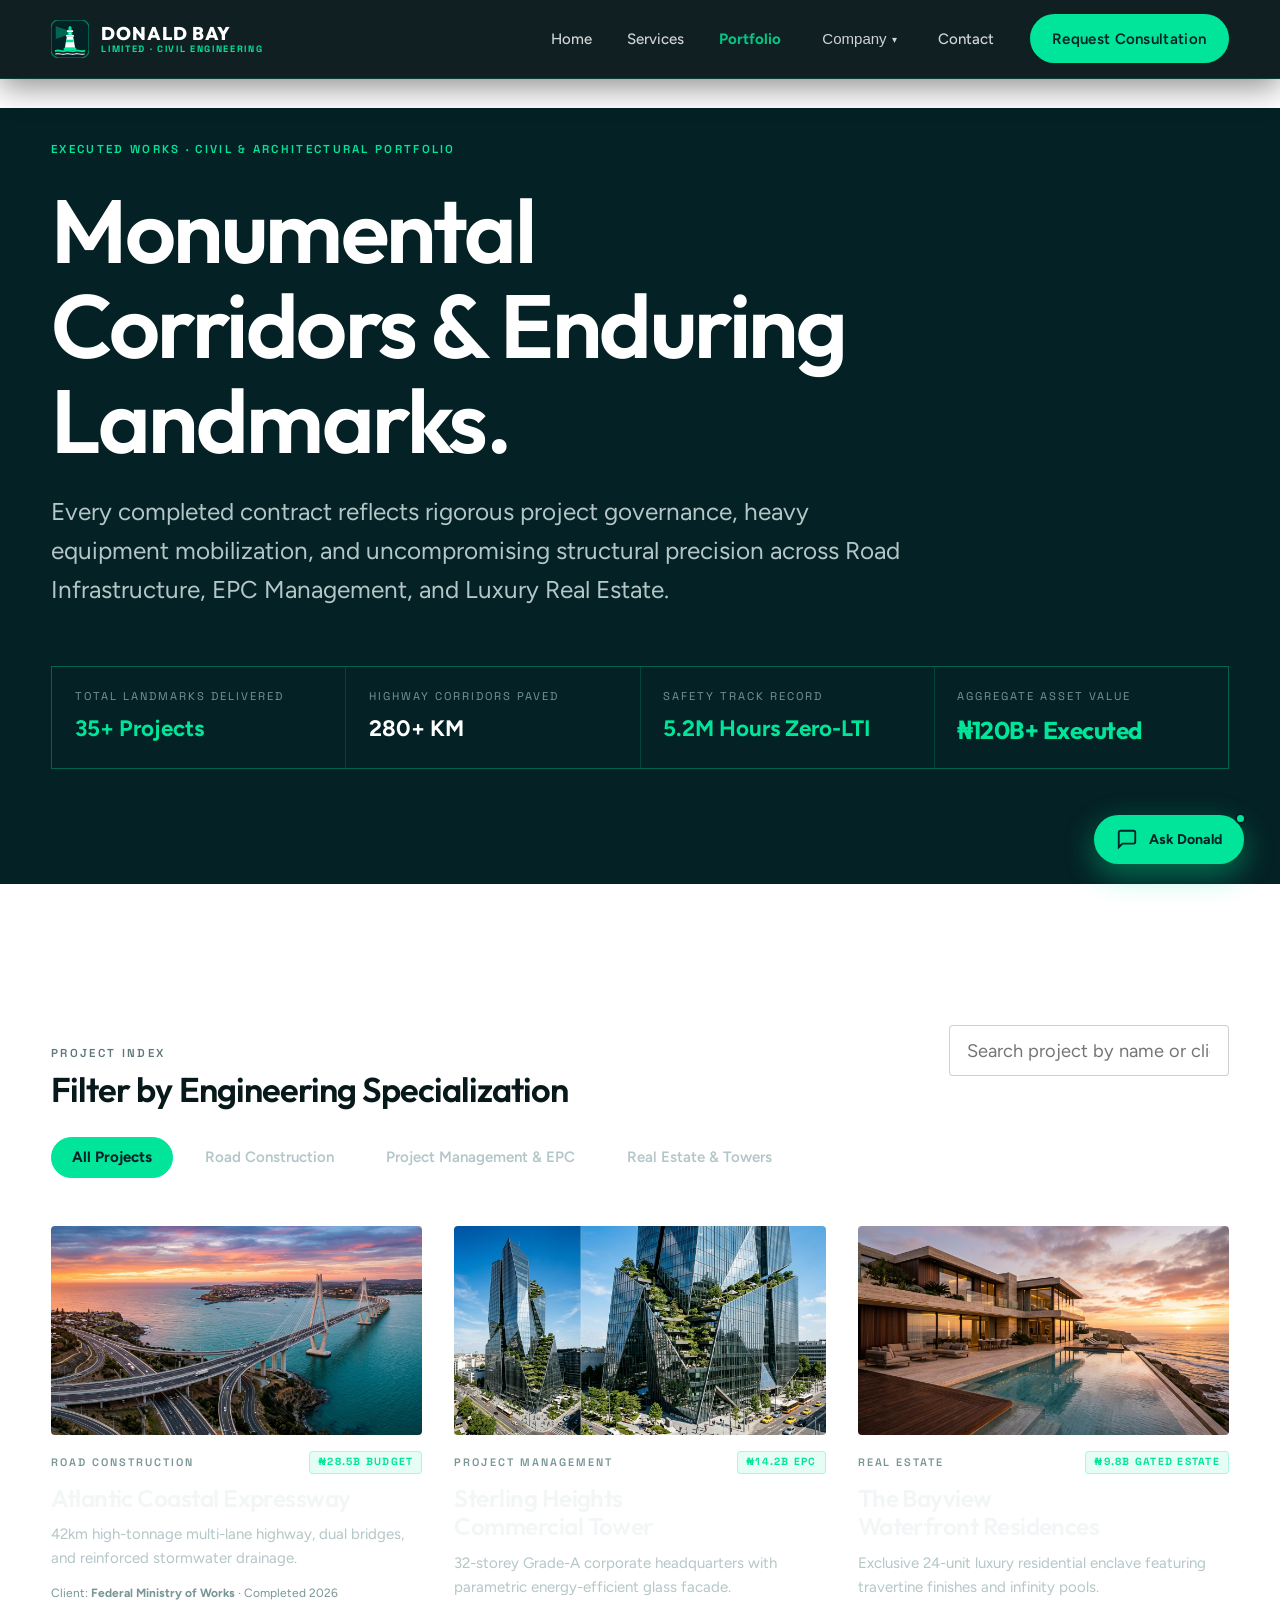
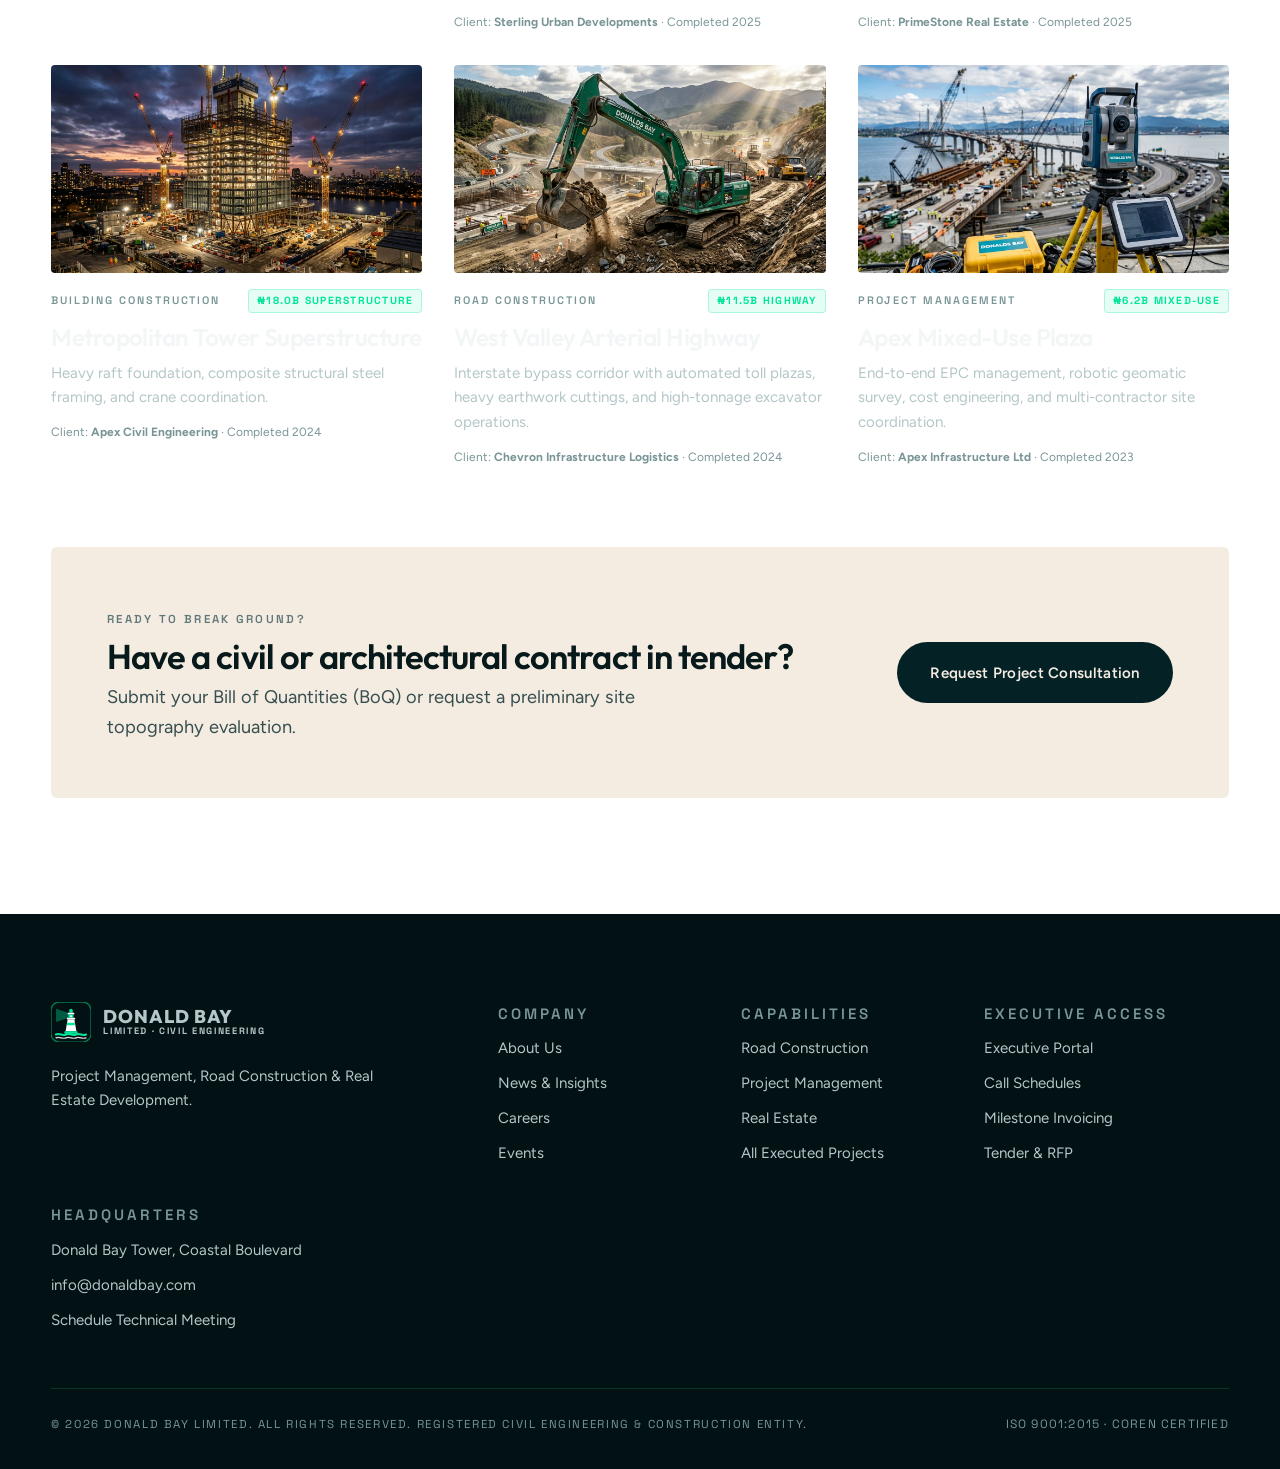
<file: portfolio.html>
<!doctype html>
<html lang="en">
<head>
  <meta charset="utf-8">
  <meta name="viewport" content="width=device-width, initial-scale=1">
  <title>Portfolio &amp; Executed Projects | Donald Bay Limited</title>
  <meta name="description" content="Explore Donald Bay Limited's portfolio of executed road construction corridors, project management EPC contracts, and luxury real estate developments.">
  <meta name="theme-color" content="#042125">
  
  <link rel="preconnect" href="https://fonts.googleapis.com">
  <link rel="preconnect" href="https://fonts.gstatic.com" crossorigin>
  <link rel="stylesheet" href="https://fonts.googleapis.com/css2?family=Figtree:wght@400;500;600;700&family=Outfit:wght@500;600;700;800&family=Space+Grotesk:wght@400;500;600;700&display=swap">
  <link rel="stylesheet" href="css/main.css">
</head>
<body>

<!-- ============================ NAVIGATION ============================ -->
<header class="nav is-stuck" id="nav">
  <div class="shell nav__inner">
    <a href="index.html" class="nav__mark" aria-label="Donald Bay Limited Homepage">
      <span class="nav-brand-logo">
        <svg class="nav-brand-emblem" viewBox="0 0 48 48" width="40" height="40" fill="none">
          <rect width="48" height="48" rx="10" fill="#042125" stroke="#00E599" stroke-width="1.5" stroke-opacity="0.5"/>
          <polygon points="24,14 6,8 6,24 24,18" fill="#00E599" opacity="0.35"/>
          <path d="M22 10C22 8.89543 22.8954 8 24 8C25.1046 8 26 8.89543 26 10V13H22V10Z" fill="#00E599"/>
          <rect x="20" y="13" width="8" height="2" fill="#FFFFFF" rx="0.5"/>
          <rect x="21" y="15" width="6" height="4" fill="#00E599" rx="0.5"/>
          <rect x="23" y="16" width="2" height="2" fill="#FFFFFF"/>
          <rect x="19" y="19" width="10" height="2" fill="#FFFFFF" rx="0.5"/>
          <path d="M20 21L17.5 35H30.5L28 21H20Z" fill="#FFFFFF"/>
          <polygon points="19.2 25 28.8 25 28.3 28 18.7 28" fill="#00E599"/>
          <rect x="16" y="35" width="16" height="3" fill="#00E599" rx="1"/>
          <path d="M6 39C10 37 14 41 18 39C22 37 26 41 30 39C34 37 38 41 42 39" stroke="#00E599" stroke-width="2.5" stroke-linecap="round" fill="none"/>
          <path d="M6 43C10 41 14 45 18 43C22 41 26 45 30 43C34 41 38 45 42 43" stroke="#FFFFFF" stroke-width="1.5" stroke-linecap="round" fill="none" opacity="0.85"/>
        </svg>
        <span class="nav-brand-content">
          <span class="nav-brand-title">DONALD BAY</span>
          <span class="nav-brand-sub">LIMITED &middot; CIVIL ENGINEERING</span>
        </span>
      </span>
    </a>
    
    <nav class="nav__links" id="nav-links">
      <a href="index.html">Home</a>
      <a href="index.html#services">Services</a>
      <a href="portfolio.html" style="color:var(--accent); font-weight:700;">Portfolio</a>
      <div class="nav-item--dropdown">
        <button class="nav-dropdown-toggle" type="button" aria-expanded="false">
          Company <span class="nav-dropdown-caret">&#9662;</span>
        </button>
        <div class="nav-dropdown-menu">
          <a href="about.html" class="nav-dropdown-item">About Us</a>
          <a href="news.html" class="nav-dropdown-item">News &amp; Insights</a>
          <a href="careers.html" class="nav-dropdown-item">Careers</a>
          <a href="events.html" class="nav-dropdown-item">Events</a>
        </div>
      </div>
      <a href="index.html#book">Contact</a>
      <a href="index.html#book" class="btn btn--primary nav-mobile-cta">Request Consultation &rarr;</a>
    </nav>
    
    <a class="btn btn--primary" href="index.html#book">Request Consultation</a>
    <button class="nav__toggle" type="button" aria-expanded="false" aria-controls="nav-links">Menu</button>
  </div>
</header>

<main style="padding-top: clamp(6.5rem, 12vh, 8.5rem);">

<!-- ============================ PORTFOLIO HERO ============================ -->
<section class="band band--petrol" style="padding-top:2rem;">
  <div class="shell">
    <div class="stack" style="max-width:850px;">
      <span class="label" data-reveal>Executed Works &middot; Civil &amp; Architectural Portfolio</span>
      <h1 style="font-size:var(--step-4); color:var(--white);" data-reveal>
        Monumental Corridors &amp; Enduring Landmarks.
      </h1>
      <p style="color:var(--on-petrol-mid); font-size:var(--step-1); max-width:56ch;" data-reveal>
        Every completed contract reflects rigorous project governance, heavy equipment mobilization, 
        and uncompromising structural precision across Road Infrastructure, EPC Management, and Luxury Real Estate.
      </p>
    </div>

    <!-- Portfolio Statistics Grid -->
    <div class="case__meta" style="margin-top:3.5rem;" data-reveal>
      <div class="case__cell">
        <dt>Total Landmarks Delivered</dt>
        <dd style="font-size:1.4rem; color:var(--accent); font-weight:700;">35+ Projects</dd>
      </div>
      <div class="case__cell">
        <dt>Highway Corridors Paved</dt>
        <dd style="font-size:1.4rem; color:var(--white); font-weight:700;">280+ KM</dd>
      </div>
      <div class="case__cell">
        <dt>Safety Track Record</dt>
        <dd style="font-size:1.4rem; color:var(--accent); font-weight:700;">5.2M Hours Zero-LTI</dd>
      </div>
      <div class="case__cell case__cell--result">
        <dt>Aggregate Asset Value</dt>
        <dd>₦120B+ Executed</dd>
      </div>
    </div>
  </div>
</section>

<!-- ============================ PORTFOLIO FILTER & GALLERY GRID ============================ -->
<section class="band band--white">
  <div class="shell">
    <div class="grid__head" style="margin-top:0; border-top:none;" data-reveal>
      <div>
        <span class="label">Project Index</span>
        <h2 style="font-size:var(--step-2); margin-top:0.35rem;">Filter by Engineering Specialization</h2>
      </div>
      <div class="portfolio-search-box">
        <input type="text" id="portfolioSearchInput" placeholder="Search project by name or client..." class="form-control" style="min-width:280px;">
      </div>
    </div>

    <!-- Category Filter Tabs -->
    <div class="portfolio-filters" data-reveal>
      <button class="portfolio-tab active" data-filter="all">All Projects</button>
      <button class="portfolio-tab" data-filter="road">Road Construction</button>
      <button class="portfolio-tab" data-filter="management">Project Management &amp; EPC</button>
      <button class="portfolio-tab" data-filter="realestate">Real Estate &amp; Towers</button>
    </div>

    <!-- Project Cards Grid -->
    <div class="grid" id="fullPortfolioGrid" style="margin-top:3rem;">
      <!-- Populated dynamically via JS from DB.getProjects() -->
    </div>

    <!-- Project Inquiry Callout -->
    <div style="margin-top:5rem; background:var(--sand); padding:clamp(2rem, 5vw, 3.5rem); border-radius:6px; display:flex; flex-wrap:wrap; justify-content:space-between; align-items:center; gap:2rem;" data-reveal>
      <div>
        <span class="label" style="color:var(--ink-soft);">Ready to break ground?</span>
        <h3 style="font-size:var(--step-2); margin-top:0.4rem; color:var(--ink);">Have a civil or architectural contract in tender?</h3>
        <p style="color:var(--ink-mid); margin-top:0.5rem; max-width:50ch;">Submit your Bill of Quantities (BoQ) or request a preliminary site topography evaluation.</p>
      </div>
      <a class="btn btn--dark" href="index.html#book" style="padding:1.1rem 2rem;">Request Project Consultation</a>
    </div>
  </div>
</section>

</main>

<!-- ============================ FOOTER ============================ -->
<footer class="foot">
  <div class="shell">
    <div class="foot__grid">
      <div class="foot__col">
        <a href="index.html" class="nav-brand-logo" style="margin-bottom:0.75rem;">
          <svg class="nav-brand-emblem" viewBox="0 0 48 48" width="38" height="38" fill="none">
            <rect width="48" height="48" rx="10" fill="#021214" stroke="#00E599" stroke-width="1.5" stroke-opacity="0.5"/>
            <polygon points="24,14 6,8 6,24 24,18" fill="#00E599" opacity="0.35"/>
            <path d="M22 10C22 8.89543 22.8954 8 24 8C25.1046 8 26 8.89543 26 10V13H22V10Z" fill="#00E599"/>
            <rect x="20" y="13" width="8" height="2" fill="#FFFFFF" rx="0.5"/>
            <rect x="21" y="15" width="6" height="4" fill="#00E599" rx="0.5"/>
            <rect x="23" y="16" width="2" height="2" fill="#FFFFFF"/>
            <rect x="19" y="19" width="10" height="2" fill="#FFFFFF" rx="0.5"/>
            <path d="M20 21L17.5 35H30.5L28 21H20Z" fill="#FFFFFF"/>
            <polygon points="19.2 25 28.8 25 28.3 28 18.7 28" fill="#00E599"/>
            <rect x="16" y="35" width="16" height="3" fill="#00E599" rx="1"/>
            <path d="M6 39C10 37 14 41 18 39C22 37 26 41 30 39C34 37 38 41 42 39" stroke="#00E599" stroke-width="2.5" stroke-linecap="round" fill="none"/>
            <path d="M6 43C10 41 14 45 18 43C22 41 26 45 30 43C34 41 38 45 42 43" stroke="#FFFFFF" stroke-width="1.5" stroke-linecap="round" fill="none" opacity="0.85"/>
          </svg>
          <span class="nav-brand-content">
            <span class="nav-brand-title" style="font-size:1.15rem;">DONALD BAY</span>
            <span class="nav-brand-sub" style="font-size:0.58rem;">LIMITED &middot; CIVIL ENGINEERING</span>
          </span>
        </a>
        <span style="max-width:34ch">Project Management, Road Construction &amp; Real Estate Development.</span>
      </div>
      <div class="foot__col">
        <span class="label" style="color:var(--on-petrol-soft)">Company</span>
        <a href="about.html">About Us</a>
        <a href="news.html">News &amp; Insights</a>
        <a href="careers.html">Careers</a>
        <a href="events.html">Events</a>
      </div>
      <div class="foot__col">
        <span class="label" style="color:var(--on-petrol-soft)">Capabilities</span>
        <a href="index.html#services">Road Construction</a>
        <a href="index.html#services">Project Management</a>
        <a href="index.html#services">Real Estate</a>
        <a href="portfolio.html">All Executed Projects</a>
      </div>
      <div class="foot__col">
        <span class="label" style="color:var(--on-petrol-soft)">Executive Access</span>
        <a href="admin.html">Executive Portal</a>
        <a href="admin.html">Call Schedules</a>
        <a href="admin.html">Milestone Invoicing</a>
        <a href="index.html#book">Tender &amp; RFP</a>
      </div>
      <div class="foot__col">
        <span class="label" style="color:var(--on-petrol-soft)">Headquarters</span>
        <span>Donald Bay Tower, Coastal Boulevard</span>
        <a href="mailto:info@donaldbay.com">info@donaldbay.com</a>
        <a href="index.html#book">Schedule Technical Meeting</a>
      </div>
    </div>
    
    <div class="foot__base">
      <span>&copy; 2026 Donald Bay Limited. All rights reserved. Registered Civil Engineering &amp; Construction Entity.</span>
      <span style="font-size:0.75rem; color:var(--on-petrol-soft); text-transform:uppercase; letter-spacing:0.1em;">ISO 9001:2015 &middot; COREN Certified</span>
    </div>
  </div>
</footer>

<!-- ============================ PROJECT SHOWCASE MODAL ============================ -->
<dialog class="reel reel--project" id="projectModal" aria-labelledby="projectTitle">
  <button class="reel__close" type="button" data-project-close aria-label="Close">
    <span aria-hidden="true">&times;</span>
  </button>
  <div class="reel__frame proj__stage"></div>
  <div class="proj__bar">
    <span class="proj__title" id="projectTitle"></span>
    <div class="proj__nav" hidden>
      <button class="proj__arrow" type="button" data-project-prev aria-label="Previous image"><span aria-hidden="true">&larr;</span></button>
      <span class="proj__count" aria-live="polite"></span>
      <button class="proj__arrow" type="button" data-project-next aria-label="Next image"><span aria-hidden="true">&rarr;</span></button>
    </div>
  </div>
</dialog>

<script src="js/db.js"></script>
<script src="js/main.js"></script>
<script src="js/calendar-booking.js" defer></script>
<script src="js/ai-chat.js" defer></script>
<script>
// Standalone Portfolio Renderer
document.addEventListener('DOMContentLoaded', () => {
  const grid = document.getElementById('fullPortfolioGrid');
  const searchInput = document.getElementById('portfolioSearchInput');
  const tabs = document.querySelectorAll('.portfolio-tab');

  function renderProjects(filter = 'all', query = '') {
    const projects = window.DB ? window.DB.getProjects() : [];
    const q = query.toLowerCase();

    const filtered = projects.filter(p => {
      const matchCat = filter === 'all' || p.category === filter;
      const matchSearch = (p.title + ' ' + p.client + ' ' + p.desc).toLowerCase().includes(q);
      return matchCat && matchSearch;
    });

    if (!filtered.length) {
      grid.innerHTML = `<div style="grid-column:1/-1; text-align:center; padding:4rem 0; color:var(--ink-soft);">No projects found matching "${query}".</div>`;
      return;
    }

    grid.innerHTML = filtered.map(p => `
      <div class="card" data-category="${p.category}" onclick="openProjectLightbox('${p.id}')">
        <div class="card__media">
          <img src="${p.image}" alt="${p.title}" loading="lazy">
        </div>
        <div class="card__badges">
          <span class="card__tag">${p.categoryLabel || p.category}</span>
          <span class="card__budget">${p.budget || 'Completed'}</span>
        </div>
        <h3 class="card__title">${p.title}</h3>
        <p class="card__desc">${p.desc}</p>
        <span style="font-size:0.75rem; color:var(--on-petrol-soft); margin-top:0.25rem;">Client: <strong>${p.client}</strong> &middot; ${p.date || ''}</span>
      </div>
    `).join('');
  }

  // Check URL query parameters for pre-selected filter (e.g. ?filter=road)
  const urlParams = new URLSearchParams(window.location.search);
  const initialFilter = urlParams.get('filter') || 'all';

  tabs.forEach(tab => {
    if (tab.dataset.filter === initialFilter) {
      tabs.forEach(t => t.classList.remove('active'));
      tab.classList.add('active');
    }

    tab.addEventListener('click', () => {
      tabs.forEach(t => t.classList.remove('active'));
      tab.classList.add('active');
      renderProjects(tab.dataset.filter, searchInput.value);
    });
  });

  searchInput.addEventListener('input', (e) => {
    const activeTab = document.querySelector('.portfolio-tab.active');
    renderProjects(activeTab ? activeTab.dataset.filter : 'all', e.target.value);
  });

  renderProjects(initialFilter);
});

// Lightbox helper
window.openProjectLightbox = function(id) {
  const projects = window.DB ? window.DB.getProjects() : [];
  const p = projects.find(item => item.id === id);
  if (!p) return;

  const dialog = document.getElementById('projectModal');
  const stage = dialog.querySelector('.proj__stage');
  const title = dialog.querySelector('.proj__title');
  const nav = dialog.querySelector('.proj__nav');
  const count = dialog.querySelector('.proj__count');

  const gallery = p.gallery || [p.image];
  let idx = 0;

  title.textContent = p.title + ' — ' + (p.categoryLabel || p.category);
  nav.hidden = gallery.length < 2;

  function showImg() {
    stage.innerHTML = `<img src="${gallery[idx]}" alt="${p.title}" style="width:100%; height:100%; object-fit:contain;">`;
    count.textContent = (idx + 1) + ' / ' + gallery.length;
  }

  dialog.querySelector('[data-project-prev]').onclick = () => {
    idx = (idx - 1 + gallery.length) % gallery.length;
    showImg();
  };
  dialog.querySelector('[data-project-next]').onclick = () => {
    idx = (idx + 1) % gallery.length;
    showImg();
  };

  showImg();
  dialog.showModal();
};
</script>
</body>
</html>
</file>
<file: css/main.css>
/* ==========================================================================
   Donald Bay Limited — Design System
   Inspired by Cidar Studios architectural minimalism.
   Grounds: Deep Petrol (#042125) carries the landmark work; Sand (#F4ECE1)
   carries the strategic copy; White (#FFFFFF) carries the service pillars.
   ========================================================================== */

:root {
  /* ---- Brand Colours ---- */
  --petrol:        #042125;
  --petrol-deep:   #021214;
  --petrol-lift:   #093339;
  --sand:          #F4ECE1;
  --sand-deep:     #E5D6C0;
  --accent:        #00E599;
  --accent-gold:   #E5A93C;
  --white:         #FFFFFF;

  /* ---- Ink & Readability ---- */
  --ink:           #07191A;
  --ink-mid:       #374E50;
  --ink-soft:      #60787A;
  --on-petrol:     #F3F6F6;
  --on-petrol-mid: #B4C6C7;
  --on-petrol-soft:#799596;

  /* ---- Typography ---- */
  --display: "Outfit", -apple-system, BlinkMacSystemFont, "Segoe UI", Roboto, sans-serif;
  --body:    "Figtree", -apple-system, BlinkMacSystemFont, "Segoe UI", Roboto, sans-serif;
  --label:   "Space Grotesk", ui-monospace, SFMono-Regular, monospace;

  /* ---- Fluid Scale ---- */
  --step--1: clamp(0.83rem, 0.78rem + 0.22vw, 0.94rem);
  --step-0:  clamp(1rem, 0.94rem + 0.28vw, 1.14rem);
  --step-1:  clamp(1.2rem, 1.08rem + 0.55vw, 1.55rem);
  --step-2:  clamp(1.5rem, 1.3rem + 1.1vw, 2.15rem);
  --step-3:  clamp(2rem, 1.6rem + 2.2vw, 3.3rem);
  --step-4:  clamp(2.8rem, 2rem + 4.5vw, 6.2rem);

  /* ---- Spacing & Layout ---- */
  --gutter: clamp(1.25rem, 4vw, 3.5rem);
  --bay:    clamp(4.5rem, 9vw, 9.5rem);
  --measure: 62ch;

  --ease: cubic-bezier(0.22, 0.61, 0.36, 1);
}

/* ==========================================================================
   Reset & Base Elements
   ========================================================================== */

*, *::before, *::after { box-sizing: border-box; }

html { -webkit-text-size-adjust: 100%; scroll-behavior: smooth; }

body {
  margin: 0;
  background: var(--white);
  color: var(--ink);
  font-family: var(--body);
  font-size: var(--step-0);
  line-height: 1.62;
  -webkit-font-smoothing: antialiased;
  -moz-osx-font-smoothing: grayscale;
  overflow-x: hidden;
}

h1, h2, h3, h4 {
  font-family: var(--display);
  font-weight: 600;
  line-height: 1.06;
  letter-spacing: -0.028em;
  text-wrap: balance;
  margin: 0;
}

p { margin: 0; max-width: var(--measure); }

img, video { display: block; max-width: 100%; height: auto; }

a { color: inherit; text-decoration: none; }

:focus-visible {
  outline: 2px solid var(--accent);
  outline-offset: 3px;
  border-radius: 2px;
}

::selection { background: var(--accent); color: var(--petrol); }

/* ==========================================================================
   Layout Primitives
   ========================================================================== */

.shell {
  width: 100%;
  max-width: 1320px;
  margin-inline: auto;
  padding-inline: var(--gutter);
}

.band { padding-block: var(--bay); position: relative; }

.band--petrol { background: var(--petrol); color: var(--on-petrol); }
.band--sand   { background: var(--sand);   color: var(--ink); }
.band--white  { background: var(--white);  color: var(--ink); }

.stack { display: flex; flex-direction: column; gap: 1.5rem; align-items: flex-start; }

.label {
  font-family: var(--label);
  font-size: 0.72rem;
  font-weight: 600;
  letter-spacing: 0.2em;
  text-transform: uppercase;
}

.band--petrol .label { color: var(--accent); }
.band--sand   .label,
.band--white  .label { color: var(--ink-soft); }

/* ==========================================================================
   Buttons & CTAs
   ========================================================================== */

.btn {
  display: inline-flex;
  align-items: center;
  justify-content: center;
  gap: 0.65rem;
  font-family: var(--body);
  font-size: var(--step--1);
  font-weight: 600;
  letter-spacing: 0.02em;
  color: inherit;
  appearance: none;
  -webkit-appearance: none;
  padding: 0.95rem 1.65rem;
  border-radius: 999px;
  border: 1px solid transparent;
  cursor: pointer;
  transition: background 0.35s var(--ease), color 0.35s var(--ease),
              border-color 0.35s var(--ease), transform 0.35s var(--ease),
              box-shadow 0.35s var(--ease);
}

.btn:hover { transform: translateY(-2px); }

.btn--primary {
  background: var(--accent);
  color: var(--petrol);
}
.btn--primary:hover {
  background: var(--white);
  box-shadow: 0 8px 24px rgba(0, 229, 153, 0.28);
}

.btn--ghost {
  border-color: currentColor;
  background: transparent;
}
.hero .btn--ghost:hover,
.band--petrol .btn--ghost:hover {
  background: var(--on-petrol);
  color: var(--petrol);
}
.band--sand .btn--ghost:hover,
.band--white .btn--ghost:hover {
  background: var(--petrol);
  color: var(--sand);
  border-color: var(--petrol);
}

.btn--dark {
  background: var(--petrol);
  color: var(--sand);
}
.btn--dark:hover {
  background: var(--petrol-deep);
  color: var(--white);
}

.btn__play {
  width: 0; height: 0;
  border-left: 7px solid currentColor;
  border-top: 4.5px solid transparent;
  border-bottom: 4.5px solid transparent;
  flex: none;
}

.cta-link {
  display: inline-flex;
  align-items: center;
  gap: 0.5rem;
  font-weight: 600;
  font-size: var(--step--1);
  padding-bottom: 3px;
  border-bottom: 1.5px solid currentColor;
  transition: gap 0.3s var(--ease), color 0.3s var(--ease);
}
.cta-link:hover { gap: 0.95rem; }
.cta-link .arw { transition: transform 0.3s var(--ease); display: inline-block; }
.cta-link:hover .arw { transform: translateX(3px); }

/* ==========================================================================
   Navigation Bar (Permanently Fixed Glassmorphic Navbar)
   ========================================================================== */

.nav {
  position: fixed;
  top: 0;
  left: 0;
  right: 0;
  z-index: 10000;
  padding-block: 0.9rem;
  background: rgba(2, 18, 20, 0.94);
  backdrop-filter: blur(20px);
  -webkit-backdrop-filter: blur(20px);
  border-bottom: 1px solid rgba(0, 229, 153, 0.16);
  box-shadow: 0 8px 32px rgba(0, 0, 0, 0.45);
  color: var(--on-petrol);
  transition: all 0.3s var(--ease);
}

.nav.is-stuck {
  background: rgba(2, 18, 20, 0.98);
  padding-block: 0.75rem;
  border-bottom-color: rgba(0, 229, 153, 0.25);
  box-shadow: 0 12px 36px rgba(0, 0, 0, 0.6);
}

.nav__inner { display: flex; align-items: center; gap: 2.2rem; }

.nav__mark {
  margin-right: auto;
  display: flex;
  align-items: center;
  text-decoration: none;
  flex-shrink: 0;
}
.nav__mark img, .nav__mark svg {
  height: 38px;
  width: auto;
  max-width: 260px;
  display: block;
  object-fit: contain;
  transition: transform 0.25s var(--ease), opacity 0.25s var(--ease);
}
.nav__mark:hover img, .nav__mark:hover svg {
  transform: scale(1.02);
  opacity: 0.95;
}

/* Direct High-Fidelity Brand Logo Components */
.nav-brand-logo {
  display: inline-flex;
  align-items: center;
  gap: 0.75rem;
  text-decoration: none;
}
.nav-brand-emblem {
  width: 40px;
  height: 40px;
  flex-shrink: 0;
  display: block;
  transition: transform 0.25s var(--ease);
}
.nav__mark:hover .nav-brand-emblem {
  transform: scale(1.05);
}
.nav-brand-content {
  display: flex;
  flex-direction: column;
  gap: 0.1rem;
  justify-content: center;
}
.nav-brand-title {
  font-family: var(--display);
  font-weight: 800;
  font-size: 1.15rem;
  letter-spacing: 0.05em;
  color: #FFFFFF;
  line-height: 1.05;
  white-space: nowrap;
}
.nav-brand-sub {
  font-family: var(--label);
  font-weight: 700;
  font-size: 0.58rem;
  letter-spacing: 0.18em;
  color: var(--accent);
  text-transform: uppercase;
  line-height: 1;
  white-space: nowrap;
}

.foot__mark {
  height: 40px;
  width: auto;
  max-width: 260px;
  display: block;
  margin-bottom: 0.6rem;
}

@media (max-width: 540px) {
  .nav__mark img, .nav__mark svg { height: 30px; }
  .nav-brand-emblem { width: 32px; height: 32px; }
  .nav-brand-title { font-size: 0.98rem; }
  .nav-brand-sub { font-size: 0.52rem; letter-spacing: 0.14em; }
}

@media (max-width: 380px) {
  .nav-brand-sub { display: none; }
}

.nav__links { display: flex; gap: 2.2rem; align-items: center; }

.nav__links > a,
.nav-dropdown-toggle {
  font-size: var(--step--1);
  font-weight: 500;
  opacity: 0.84;
  color: var(--on-petrol);
  background: transparent;
  border: none;
  cursor: pointer;
  display: inline-flex;
  align-items: center;
  gap: 0.35rem;
  transition: opacity 0.25s var(--ease), color 0.25s var(--ease);
}
.nav__links > a:hover,
.nav-dropdown-toggle:hover,
.nav-item--dropdown:hover .nav-dropdown-toggle {
  opacity: 1;
  color: var(--accent);
}

.nav-item--dropdown {
  position: relative;
  display: inline-flex;
  align-items: center;
}

.nav-dropdown-caret {
  font-size: 0.65rem;
  transition: transform 0.25s var(--ease);
  display: inline-block;
}
.nav-item--dropdown.is-open .nav-dropdown-caret {
  transform: rotate(180deg);
}

.nav-dropdown-menu {
  display: none !important;
  position: absolute;
  top: calc(100% + 0.65rem);
  left: 0;
  min-width: 210px;
  width: max-content;
  flex-direction: column !important;
  background: rgba(2, 18, 20, 0.98) !important;
  backdrop-filter: blur(24px) !important;
  -webkit-backdrop-filter: blur(24px) !important;
  border: 1px solid rgba(0, 229, 153, 0.25) !important;
  border-radius: 8px !important;
  padding: 0.4rem 0 !important;
  box-shadow: 0 16px 36px rgba(0, 0, 0, 0.7), 0 0 24px rgba(0, 229, 153, 0.06) !important;
  z-index: 10001 !important;
}

.nav-item--dropdown.is-open .nav-dropdown-menu {
  display: flex !important;
  flex-direction: column !important;
}

.nav-dropdown-menu .nav-dropdown-item {
  display: block !important;
  width: 100% !important;
  box-sizing: border-box !important;
  padding: 0.75rem 1.35rem !important;
  font-size: 0.88rem !important;
  font-weight: 500 !important;
  line-height: 1.4 !important;
  color: var(--on-petrol) !important;
  text-decoration: none !important;
  border-left: 3px solid transparent !important;
  border-top: none !important;
  border-right: none !important;
  border-bottom: 1px solid rgba(255, 255, 255, 0.05) !important;
  transition: background 0.2s var(--ease), border-color 0.2s var(--ease), color 0.2s var(--ease), padding-left 0.2s var(--ease) !important;
  white-space: nowrap !important;
  text-align: left !important;
  clear: both !important;
  opacity: 0.92 !important;
}

.nav-dropdown-menu .nav-dropdown-item:last-child {
  border-bottom: none !important;
}

.nav-dropdown-menu .nav-dropdown-item:hover,
.nav-dropdown-menu .nav-dropdown-item.is-active {
  background: rgba(0, 229, 153, 0.12) !important;
  border-left-color: var(--accent) !important;
  color: var(--accent) !important;
  padding-left: 1.55rem !important;
  opacity: 1 !important;
}

.nav__clock {
  font-family: var(--label);
  font-size: 0.72rem;
  letter-spacing: 0.15em;
  text-transform: uppercase;
  color: var(--on-petrol-soft);
  font-variant-numeric: tabular-nums;
  display: flex;
  align-items: center;
  gap: 0.5rem;
}
.nav__clock::before {
  content: "";
  width: 6px; height: 6px;
  border-radius: 50%;
  background: var(--accent);
  box-shadow: 0 0 8px var(--accent);
}

.nav .btn { padding: 0.7rem 1.35rem; }

.nav__toggle {
  display: none;
  appearance: none;
  -webkit-appearance: none;
  font: inherit;
  font-size: var(--step--1);
  font-weight: 600;
  color: inherit;
  background: transparent;
  border: 1px solid rgba(243, 246, 246, 0.35);
  border-radius: 999px;
  padding: 0.62rem 1.1rem;
  cursor: pointer;
  transition: background 0.3s var(--ease);
}
.nav__toggle:hover { background: rgba(255,255,255,0.1); }

@media (max-width: 960px) {
  .nav__links, .nav__clock { display: none; }
  .nav__inner { gap: 0.75rem; }
  .nav__toggle { display: inline-flex; }

  .nav.is-open {
    background: rgba(4, 33, 37, 0.98);
    backdrop-filter: blur(18px);
  }
  .nav.is-open .nav__links {
    display: flex;
    flex-direction: column;
    align-items: stretch;
    gap: 0;
    position: absolute;
    top: 100%;
    left: 0;
    right: 0;
    padding: 0 var(--gutter) 1.5rem;
    background: rgba(4, 33, 37, 0.98);
    box-shadow: 0 8px 24px rgba(0,0,0,0.35);
    max-height: 85vh;
    overflow-y: auto;
  }
  .nav.is-open .nav__links a,
  .nav.is-open .nav-dropdown-toggle {
    display: block;
    padding: 0.9rem 0;
    font-size: var(--step-0);
    opacity: 1;
    border-top: 1px solid rgba(243, 246, 246, 0.1);
  }
  .nav.is-open .nav-item--dropdown {
    display: flex;
    flex-direction: column;
    align-items: stretch;
    border-top: 1px solid rgba(243, 246, 246, 0.1);
  }
  .nav.is-open .nav-dropdown-toggle {
    border-top: none;
    width: 100%;
    justify-content: space-between;
  }
  .nav.is-open .nav-dropdown-menu {
    display: none !important;
    position: static !important;
    width: 100% !important;
    background: rgba(9, 51, 57, 0.6) !important;
    box-shadow: none !important;
    border-radius: 6px !important;
    padding: 0.35rem 0 !important;
    margin-top: 0.35rem !important;
    margin-bottom: 0.5rem !important;
  }
  .nav.is-open .nav-item--dropdown.is-open .nav-dropdown-menu {
    display: flex !important;
    flex-direction: column !important;
  }
  .nav.is-open .nav-dropdown-item {
    display: block !important;
    width: 100% !important;
    padding: 0.65rem 1.1rem !important;
  }
  .nav-mobile-cta {
    display: flex !important;
    justify-content: center !important;
    align-items: center !important;
    width: 100% !important;
    margin-top: 1rem !important;
    padding: 0.95rem !important;
    font-size: 0.95rem !important;
    border-radius: 999px !important;
  }
}

.nav-mobile-cta {
  display: none !important;
}

@media (max-width: 440px) {
  .nav .btn { padding: 0.58rem 0.95rem; font-size: 0.8rem; }
  .nav__toggle { padding: 0.52rem 0.85rem; font-size: 0.8rem; }
}

/* ==========================================================================
   Hero Section
   ========================================================================== */

.hero {
  position: relative;
  min-height: 100svh;
  display: flex;
  align-items: flex-end;
  background: var(--petrol);
  color: var(--on-petrol);
  overflow: hidden;
  padding-block: clamp(7.5rem, 15vh, 11rem) clamp(3rem, 7vh, 5rem);
}

.hero__media {
  position: absolute;
  inset: 0;
  z-index: 0;
}

.hero__media video, .hero__media img {
  width: 100%; height: 100%;
  object-fit: cover;
  filter: brightness(0.72) saturate(1.05);
}

.hero__media::after {
  content: "";
  position: absolute;
  inset: 0;
  background:
    radial-gradient(90% 70% at 8% 88%, rgba(2,18,20,0.95) 0%, rgba(2,18,20,0.55) 45%, transparent 75%),
    linear-gradient(180deg,
      rgba(2,18,20,0.65) 0%,
      rgba(2,18,20,0.18) 28%,
      rgba(2,18,20,0.48) 58%,
      rgba(2,18,20,0.85) 82%,
      rgba(2,18,20,0.96) 100%);
}

.hero__inner { position: relative; z-index: 2; width: 100%; }

.hero h1 {
  font-size: var(--step-4);
  font-weight: 700;
  letter-spacing: -0.045em;
  max-width: 17ch;
}

.hero h1 .word { display: inline-block; overflow: hidden; vertical-align: bottom; }
.hero h1 .word > span { display: inline-block; }

.hero__sub {
  font-size: var(--step-1);
  color: var(--on-petrol-mid);
  max-width: 48ch;
  margin-top: 1.6rem;
  line-height: 1.5;
}

.hero__actions { display: flex; flex-wrap: wrap; gap: 0.95rem; margin-top: 2.5rem; }

.hero__avail {
  display: inline-flex;
  align-items: center;
  gap: 0.65rem;
  margin-top: 2.4rem;
  font-family: var(--label);
  font-size: 0.74rem;
  letter-spacing: 0.16em;
  text-transform: uppercase;
  color: var(--on-petrol-soft);
}
.hero__avail::before {
  content: "";
  width: 7px; height: 7px;
  border-radius: 50%;
  background: var(--accent);
  box-shadow: 0 0 8px var(--accent);
  flex: none;
}

/* ==========================================================================
   Client & Partner Marquee Band
   ========================================================================== */

.logos__head {
  display: flex;
  flex-wrap: wrap;
  gap: 1rem 2rem;
  align-items: baseline;
  justify-content: space-between;
  margin-bottom: 2.5rem;
}

.marquee {
  overflow: hidden;
  -webkit-mask-image: linear-gradient(90deg, transparent, #000 8%, #000 92%, transparent);
          mask-image: linear-gradient(90deg, transparent, #000 8%, #000 92%, transparent);
}

.marquee__track {
  display: flex;
  width: max-content;
  animation: marquee-scroll 38s linear infinite;
}
.marquee:hover .marquee__track { animation-play-state: paused; }

.marquee__set {
  display: flex;
  align-items: center;
  gap: clamp(3rem, 6vw, 6.5rem);
  padding-right: clamp(3rem, 6vw, 6.5rem);
  margin: 0;
  list-style: none;
}

.marquee__set li { display: flex; align-items: center; flex: none; }

.marquee__set img, .marquee__set svg {
  max-height: 32px;
  width: auto;
  filter: brightness(0);
  opacity: 0.65;
  transition: opacity 0.35s var(--ease), filter 0.35s var(--ease);
}
.marquee__set img:hover, .marquee__set svg:hover { opacity: 1; }

@keyframes marquee-scroll {
  from { transform: translateX(0); }
  to   { transform: translateX(-50%); }
}

@media (prefers-reduced-motion: reduce) {
  .marquee { overflow-x: auto; }
  .marquee__track { animation: none; }
}

/* ==========================================================================
   Pillars — Capabilities & Sectors (ITB Nigeria Inspired Design)
   ========================================================================== */

.pillars__banner-head {
  display: flex;
  flex-direction: column;
  gap: 1.25rem;
}

.pillars__badge-pill {
  display: inline-flex;
  align-items: center;
  gap: 0.5rem;
  font-family: var(--label);
  font-size: 0.75rem;
  font-weight: 700;
  letter-spacing: 0.16em;
  text-transform: uppercase;
  color: var(--petrol);
  background: rgba(4, 33, 37, 0.06);
  border: 1px solid rgba(4, 33, 37, 0.14);
  padding: 0.4rem 0.95rem;
  border-radius: 999px;
  width: fit-content;
}

.pillars__badge-dot {
  width: 7px;
  height: 7px;
  border-radius: 50%;
  background: var(--accent);
  box-shadow: 0 0 8px var(--accent);
}

.pillars__title-main {
  font-family: var(--display);
  font-size: clamp(1.85rem, 4vw, 3.2rem);
  font-weight: 800;
  letter-spacing: -0.03em;
  color: var(--ink);
  line-height: 1.15;
  margin: 0;
}

.pillars__lead-desc {
  color: var(--ink-mid);
  max-width: 68ch;
  margin: 0;
  font-size: var(--step-0);
  line-height: 1.6;
}

/* ==========================================================================
   Interactive Discipline Showcase Ribbon
   ========================================================================== */
.disciplines-ribbon {
  display: grid;
  grid-template-columns: repeat(4, 1fr);
  gap: 1rem;
  margin-top: 0.75rem;
  margin-bottom: 0.5rem;
}

.discipline-card {
  display: flex;
  align-items: center;
  gap: 0.95rem;
  padding: 1.1rem 1.25rem;
  background: linear-gradient(145deg, #052F33 0%, #02181B 100%);
  border: 1px solid rgba(0, 229, 153, 0.22);
  border-radius: 10px;
  text-decoration: none;
  color: var(--white);
  box-shadow: 0 10px 24px rgba(2, 18, 20, 0.08);
  transition: all 0.35s cubic-bezier(0.16, 1, 0.3, 1);
  position: relative;
  overflow: hidden;
}

.discipline-card::before {
  content: '';
  position: absolute;
  top: 0;
  left: 0;
  width: 100%;
  height: 2px;
  background: linear-gradient(90deg, transparent, var(--accent), transparent);
  opacity: 0;
  transition: opacity 0.35s ease;
}

.discipline-card:hover {
  transform: translateY(-4px);
  border-color: rgba(0, 229, 153, 0.55);
  box-shadow: 0 16px 36px rgba(2, 18, 20, 0.16), 0 0 24px rgba(0, 229, 153, 0.12);
  background: linear-gradient(145deg, #073C41 0%, #032125 100%);
}

.discipline-card:hover::before {
  opacity: 1;
}

.discipline-icon {
  width: 42px;
  height: 42px;
  border-radius: 8px;
  background: rgba(0, 229, 153, 0.12);
  border: 1px solid rgba(0, 229, 153, 0.28);
  display: grid;
  place-items: center;
  color: var(--accent);
  flex-shrink: 0;
  transition: all 0.3s ease;
}

.discipline-card:hover .discipline-icon {
  background: var(--accent);
  color: var(--petrol);
  transform: scale(1.06);
  box-shadow: 0 0 16px rgba(0, 229, 153, 0.4);
}

.discipline-content {
  display: flex;
  flex-direction: column;
  gap: 0.2rem;
  flex-grow: 1;
  min-width: 0;
}

.discipline-title {
  font-family: var(--display);
  font-size: 1.02rem;
  font-weight: 700;
  color: #FFFFFF;
  letter-spacing: -0.01em;
  white-space: nowrap;
  overflow: hidden;
  text-overflow: ellipsis;
}

.discipline-tag {
  font-family: var(--mono);
  font-size: 0.65rem;
  font-weight: 600;
  letter-spacing: 0.12em;
  text-transform: uppercase;
  color: var(--accent);
  opacity: 0.9;
  white-space: nowrap;
  overflow: hidden;
  text-overflow: ellipsis;
}

.discipline-arrow {
  font-size: 1.1rem;
  color: rgba(0, 229, 153, 0.6);
  transition: transform 0.3s ease, color 0.3s ease;
  flex-shrink: 0;
}

.discipline-card:hover .discipline-arrow {
  color: var(--accent);
  transform: translateX(4px);
}

/* Philosophy Pills Row (Mission / Vision / Values) */
.philosophy-pills-row {
  display: flex;
  flex-wrap: wrap;
  justify-content: center;
  gap: 0.75rem;
  margin-top: 1rem;
}

.philosophy-pill {
  display: inline-flex;
  align-items: center;
  gap: 0.55rem;
  padding: 0.55rem 1.15rem;
  background: rgba(9, 51, 57, 0.7);
  border: 1px solid rgba(0, 229, 153, 0.22);
  border-radius: 999px;
  font-family: var(--display);
  font-size: 0.95rem;
  font-weight: 600;
  color: var(--white);
  transition: all 0.3s ease;
}

.philosophy-pill:hover {
  background: rgba(0, 229, 153, 0.15);
  border-color: var(--accent);
  transform: translateY(-2px);
}

.philosophy-dot {
  width: 6px;
  height: 6px;
  border-radius: 50%;
  background: var(--accent);
  box-shadow: 0 0 8px var(--accent);
}

@media (max-width: 1080px) {
  .disciplines-ribbon {
    grid-template-columns: repeat(2, 1fr);
  }
}

@media (max-width: 580px) {
  .disciplines-ribbon {
    grid-template-columns: 1fr;
    gap: 0.65rem;
  }
  .discipline-card {
    padding: 0.9rem 1rem;
  }
}

.pillars__grid {
  display: grid;
  grid-template-columns: repeat(auto-fit, minmax(min(100%, 290px), 1fr));
  gap: clamp(1.5rem, 2.5vw, 2.25rem);
  margin-top: 2.75rem;
}

.itb-card {
  position: relative;
  background: var(--sand-soft);
  border-radius: 8px;
  overflow: hidden;
  border: 1px solid rgba(7, 25, 26, 0.08);
  display: flex;
  flex-direction: column;
  transition: transform 0.4s var(--ease), box-shadow 0.4s var(--ease), border-color 0.4s var(--ease);
}

.itb-card:hover {
  transform: translateY(-6px);
  box-shadow: 0 24px 48px rgba(4, 33, 37, 0.12);
  border-color: rgba(0, 229, 153, 0.4);
}

.itb-card__media {
  position: relative;
  width: 100%;
  aspect-ratio: 16 / 10;
  overflow: hidden;
  background: var(--petrol);
}

.itb-card__media img {
  width: 100%;
  height: 100%;
  object-fit: cover;
  transition: transform 0.7s var(--ease);
}

.itb-card:hover .itb-card__media img {
  transform: scale(1.06);
}

.itb-card__media-overlay {
  position: absolute;
  inset: 0;
  background: linear-gradient(180deg, rgba(4, 33, 37, 0.1) 0%, rgba(4, 33, 37, 0.75) 100%);
  display: flex;
  align-items: flex-end;
  justify-content: space-between;
  padding: 1.25rem;
}

.itb-card__badge {
  font-family: var(--label);
  font-size: 0.72rem;
  letter-spacing: 0.14em;
  text-transform: uppercase;
  color: var(--white);
  background: rgba(4, 33, 37, 0.8);
  backdrop-filter: blur(8px);
  padding: 0.35rem 0.75rem;
  border-radius: 999px;
  border: 1px solid rgba(255, 255, 255, 0.2);
}

.itb-card__action-btn {
  width: 40px;
  height: 40px;
  border-radius: 50%;
  background: var(--accent);
  color: var(--petrol);
  display: grid;
  place-items: center;
  font-size: 1.1rem;
  font-weight: 700;
  box-shadow: 0 4px 14px rgba(0, 229, 153, 0.4);
  transition: transform 0.3s var(--ease), background 0.3s var(--ease);
}

.itb-card:hover .itb-card__action-btn {
  transform: rotate(45deg) scale(1.08);
}

.itb-card__body {
  padding: 1.75rem 1.5rem;
  display: flex;
  flex-direction: column;
  flex: 1;
}

.itb-card__title {
  font-family: var(--display);
  font-size: 1.4rem;
  font-weight: 700;
  color: var(--ink);
  letter-spacing: -0.02em;
  margin: 0 0 0.6rem;
}

.itb-card__desc {
  font-size: 0.92rem;
  color: var(--ink-mid);
  line-height: 1.55;
  margin-bottom: 1.25rem;
}

.itb-card__features {
  list-style: none;
  margin: 0;
  padding: 1rem 0 0;
  border-top: 1px solid rgba(7, 25, 26, 0.1);
  display: flex;
  flex-direction: column;
  gap: 0.5rem;
  margin-top: auto;
}

.itb-card__features li {
  font-size: 0.85rem;
  color: var(--ink);
  display: flex;
  align-items: center;
  gap: 0.5rem;
}

.itb-card__features li::before {
  content: "—";
  color: var(--petrol);
  font-weight: 700;
}

.itb-card__footer {
  margin-top: 1.25rem;
  display: flex;
  justify-content: space-between;
  align-items: center;
  font-size: 0.8rem;
  font-family: var(--label);
  color: var(--ink-soft);
  text-transform: uppercase;
  letter-spacing: 0.08em;
}

.itb-card__link {
  color: var(--petrol);
  font-weight: 700;
  display: inline-flex;
  align-items: center;
  gap: 0.3rem;
  text-decoration: none;
  transition: color 0.2s var(--ease);
}
.itb-card__link:hover {
  color: #008855;
}

/* ==========================================================================
   Mission | Vision | Core Values Section Styles
   ========================================================================== */

.mv-section {
  position: relative;
  overflow: hidden;
}

.mv-grid {
  display: grid;
  grid-template-columns: repeat(auto-fit, minmax(min(100%, 290px), 1fr));
  gap: clamp(1.5rem, 2.5vw, 2.25rem);
  margin-top: 3.5rem;
}

.mv-card {
  position: relative;
  background: rgba(9, 51, 57, 0.55);
  backdrop-filter: blur(12px);
  -webkit-backdrop-filter: blur(12px);
  border: 1px solid rgba(0, 229, 153, 0.18);
  border-radius: 8px;
  padding: clamp(1.75rem, 3.5vw, 2.5rem);
  display: flex;
  flex-direction: column;
  transition: transform 0.35s var(--ease), border-color 0.35s var(--ease), box-shadow 0.35s var(--ease);
}

.mv-card:hover {
  transform: translateY(-5px);
  border-color: rgba(0, 229, 153, 0.45);
  box-shadow: 0 20px 40px rgba(0, 0, 0, 0.4), 0 0 30px rgba(0, 229, 153, 0.08);
}

.mv-card__head {
  display: flex;
  justify-content: space-between;
  align-items: center;
  margin-bottom: 1.25rem;
}

.mv-card__num {
  font-family: var(--mono);
  font-size: 0.85rem;
  color: var(--accent);
  letter-spacing: 0.1em;
  font-weight: 700;
}

.mv-card__icon {
  width: 38px;
  height: 38px;
  border-radius: 8px;
  background: rgba(0, 229, 153, 0.12);
  border: 1px solid rgba(0, 229, 153, 0.25);
  display: grid;
  place-items: center;
  color: var(--accent);
}

.mv-card__title {
  font-family: var(--display);
  font-size: 1.5rem;
  font-weight: 700;
  color: var(--white);
  letter-spacing: -0.02em;
  margin-bottom: 0.85rem;
}

.mv-card__text {
  font-size: 0.95rem;
  color: var(--on-petrol-mid);
  line-height: 1.65;
  margin-bottom: 1.5rem;
  flex: 1;
}

.mv-card__highlight {
  padding-top: 1rem;
  border-top: 1px solid rgba(255, 255, 255, 0.1);
  display: flex;
  align-items: center;
  gap: 0.65rem;
  font-size: 0.82rem;
  font-family: var(--label);
  color: var(--accent);
  text-transform: uppercase;
  letter-spacing: 0.1em;
  font-weight: 600;
}

.mv-values-list {
  display: grid;
  grid-template-columns: 1fr;
  gap: 0.85rem;
  list-style: none;
  margin: 0;
  padding: 0;
}

.mv-value-item {
  background: rgba(4, 33, 37, 0.6);
  border: 1px solid rgba(255, 255, 255, 0.08);
  border-radius: 6px;
  padding: 0.9rem 1.1rem;
  transition: border-color 0.25s var(--ease), background 0.25s var(--ease);
}

.mv-value-item:hover {
  border-color: rgba(0, 229, 153, 0.35);
  background: rgba(9, 51, 57, 0.8);
}

.mv-value-title {
  font-size: 0.95rem;
  font-weight: 700;
  color: var(--white);
  display: flex;
  align-items: center;
  gap: 0.5rem;
  margin-bottom: 0.25rem;
}

.mv-value-title::before {
  content: "";
  width: 6px;
  height: 6px;
  border-radius: 50%;
  background: var(--accent);
}

.mv-value-desc {
  font-size: 0.82rem;
  color: var(--on-petrol-soft);
  line-height: 1.45;
  margin: 0;
  padding-left: 0.85rem;
}

.pillar__includes li { padding-left: 1.2rem; position: relative; }
.pillar__includes li::before {
  content: "+";
  position: absolute;
  left: 0;
  color: var(--accent);
  font-weight: 700;
}

/* ==========================================================================
   Flagship Mega Project Case Study
   ========================================================================== */

.case__head {
  display: flex;
  flex-wrap: wrap;
  gap: 1.25rem 2rem;
  align-items: baseline;
  justify-content: space-between;
  margin-bottom: 2.75rem;
}

.case__title { font-size: var(--step-3); max-width: 22ch; }

.case__media {
  position: relative;
  aspect-ratio: 16 / 9;
  background: var(--petrol-lift);
  border-radius: 4px;
  overflow: hidden;
}
.case__media video, .case__media img { width: 100%; height: 100%; object-fit: cover; }

.case__meta {
  display: grid;
  grid-template-columns: repeat(auto-fit, minmax(170px, 1fr));
  gap: 1px;
  background: rgba(0, 229, 153, 0.18);
  border: 1px solid rgba(0, 229, 153, 0.18);
  margin-top: 2.5rem;
}

.case__cell {
  background: var(--petrol);
  padding: 1.25rem 1.4rem;
  display: flex;
  flex-direction: column;
  gap: 0.5rem;
}
.case__cell dt {
  font-family: var(--label);
  font-size: 0.7rem;
  letter-spacing: 0.18em;
  text-transform: uppercase;
  color: var(--on-petrol-soft);
  margin: 0;
}
.case__cell dd {
  margin: 0;
  font-size: var(--step--1);
  color: var(--on-petrol);
  font-weight: 500;
  line-height: 1.45;
}
.case__cell--result dd {
  color: var(--accent);
  font-size: var(--step-1);
  font-family: var(--display);
  font-weight: 700;
  letter-spacing: -0.02em;
}

.case__body {
  display: grid;
  grid-template-columns: minmax(0, 1fr);
  gap: 2rem;
  margin-top: 2.5rem;
}
@media (min-width: 880px) {
  .case__body { grid-template-columns: 1.15fr 1fr; gap: 3.5rem; }
}

.case__brief p { color: var(--on-petrol-mid); }

.case__quote {
  border-left: 2px solid var(--accent);
  padding-left: 1.5rem;
  display: flex;
  flex-direction: column;
  gap: 1rem;
  align-items: flex-start;
}
.case__quote blockquote {
  margin: 0;
  font-family: var(--display);
  font-size: var(--step-1);
  font-weight: 500;
  letter-spacing: -0.02em;
  line-height: 1.38;
  color: var(--on-petrol);
}
.case__quote figcaption {
  font-family: var(--label);
  font-size: 0.72rem;
  letter-spacing: 0.15em;
  text-transform: uppercase;
  color: var(--on-petrol-soft);
  line-height: 1.7;
}

.case__stills {
  display: grid;
  grid-template-columns: 1fr 1fr 2fr;
  gap: 0.85rem;
  margin-top: 2.75rem;
}
.case__still--wide {
  grid-column: 3;
  grid-row: 1 / span 2;
  aspect-ratio: auto;
}
.case__still--wide video, .case__still--wide img {
  width: 100%; height: 100%; object-fit: cover; display: block;
}

@media (max-width: 880px) {
  .case__stills { grid-template-columns: 1fr 1fr; }
  .case__still--wide { grid-column: 1 / span 2; grid-row: auto; aspect-ratio: 16 / 9; }
}
.case__still {
  aspect-ratio: 16 / 9;
  background: var(--petrol-lift);
  border-radius: 4px;
  overflow: hidden;
}
.case__still img, .case__still video { width: 100%; height: 100%; object-fit: cover; }

/* ==========================================================================
   Selected Projects Portfolio Grid
   ========================================================================== */

.grid__head {
  display: flex;
  flex-wrap: wrap;
  gap: 1rem 2rem;
  align-items: baseline;
  justify-content: space-between;
  margin-top: clamp(4.5rem, 8vw, 7.5rem);
  padding-top: 1.6rem;
  border-top: 1px solid rgba(0, 229, 153, 0.22);
}

.grid {
  display: grid;
  grid-template-columns: repeat(auto-fit, minmax(min(100%, 280px), 1fr));
  gap: clamp(1.5rem, 2.5vw, 2.5rem);
  margin-top: 2.5rem;
}

.card {
  display: flex;
  flex-direction: column;
  gap: 0.6rem;
  align-items: flex-start;
  cursor: pointer;
}

.card__media {
  width: 100%;
  aspect-ratio: 16 / 9;
  background: var(--petrol-lift);
  border-radius: 4px;
  overflow: hidden;
  margin-bottom: 0.4rem;
  position: relative;
}
.card__media video, .card__media img {
  width: 100%; height: 100%; object-fit: cover;
  transition: transform 0.7s var(--ease);
}
.card:hover .card__media video,
.card:hover .card__media img {
  transform: scale(1.04);
}

/* Nav Admin Link */
.nav-admin-link {
  display: inline-flex !important;
  align-items: center;
  gap: 0.45rem;
  font-size: 0.72rem !important;
  font-family: var(--label) !important;
  letter-spacing: 0.14em !important;
  text-transform: uppercase !important;
  font-weight: 700 !important;
  color: var(--accent) !important;
  background: rgba(0, 229, 153, 0.12);
  border: 1px solid rgba(0, 229, 153, 0.32);
  padding: 0.35rem 0.8rem;
  border-radius: 999px;
  opacity: 1 !important;
  transition: all 0.25s var(--ease);
}
.nav-admin-link:hover {
  background: var(--accent);
  color: var(--petrol) !important;
}
.nav-admin-dot {
  width: 5px; height: 5px;
  border-radius: 50%;
  background: var(--accent);
  box-shadow: 0 0 6px var(--accent);
}
.nav-admin-link:hover .nav-admin-dot {
  background: var(--petrol);
}

/* Portfolio Filters */
.portfolio-filters {
  display: flex;
  flex-wrap: wrap;
  gap: 0.65rem;
  margin-top: 1.8rem;
}
.portfolio-tab {
  appearance: none;
  background: rgba(255, 255, 255, 0.05);
  border: 1px solid rgba(255, 255, 255, 0.12);
  color: var(--on-petrol-mid);
  font-family: var(--body);
  font-size: var(--step--1);
  font-weight: 600;
  padding: 0.65rem 1.25rem;
  border-radius: 999px;
  cursor: pointer;
  transition: all 0.25s var(--ease);
}
.portfolio-tab:hover {
  color: var(--on-petrol);
  background: rgba(255, 255, 255, 0.1);
  border-color: rgba(255, 255, 255, 0.25);
}
.portfolio-tab.active {
  background: var(--accent);
  color: var(--petrol);
  border-color: var(--accent);
  font-weight: 700;
}

.card__badges {
  display: flex;
  align-items: center;
  justify-content: space-between;
  width: 100%;
  gap: 0.5rem;
}
.card__budget {
  font-family: var(--label);
  font-size: 0.65rem;
  letter-spacing: 0.12em;
  text-transform: uppercase;
  color: var(--accent);
  background: rgba(0, 229, 153, 0.1);
  padding: 0.15rem 0.5rem;
  border-radius: 4px;
  border: 1px solid rgba(0, 229, 153, 0.25);
  font-weight: 700;
}
.card.is-hidden {
  display: none !important;
}

.card__tag {
  font-family: var(--label);
  font-size: 0.68rem;
  font-weight: 600;
  letter-spacing: 0.18em;
  text-transform: uppercase;
  color: var(--on-petrol-soft);
  transition: color 0.3s var(--ease);
}
.card:hover .card__tag { color: var(--accent); }

.card__title {
  font-size: var(--step-1);
  font-weight: 600;
  letter-spacing: -0.022em;
  line-height: 1.18;
  color: var(--on-petrol);
}
.card:hover .card__title { text-decoration: underline; text-underline-offset: 4px; }

.card__desc { font-size: var(--step--1); color: var(--on-petrol-mid); max-width: 42ch; }

/* ==========================================================================
   Studio / Company Ethos & Facts
   ========================================================================== */

.studio__grid {
  display: grid;
  grid-template-columns: 1fr;
  gap: clamp(1.5rem, 4vw, 4.5rem);
}
@media (min-width: 900px) {
  .studio__grid { grid-template-columns: 5fr 6fr; align-items: start; }
}

.studio__lede {
  margin-top: 0.75rem;
  font-family: var(--display);
  font-size: var(--step-2);
  font-weight: 600;
  letter-spacing: -0.025em;
  line-height: 1.15;
  max-width: 22ch;
}

.studio__body p { color: var(--ink-mid); max-width: 54ch; }
.studio__body p + p { margin-top: 1rem; }

.studio__facts {
  list-style: none;
  margin: clamp(2.5rem, 5vw, 4.5rem) 0 0;
  padding: 0;
  display: grid;
  grid-template-columns: repeat(auto-fit, minmax(210px, 1fr));
  gap: 1.6rem;
}
.studio__facts li {
  border-top: 1.5px solid var(--ink);
  padding-top: 1.1rem;
  display: flex;
  flex-direction: column;
  align-items: flex-start;
  gap: 0.45rem;
}
.studio__facts strong {
  font-family: var(--display);
  font-weight: 600;
  font-size: var(--step-0);
}

/* ==========================================================================
   Consultation & Project RFP Section
   ========================================================================== */

.cta__head { margin-bottom: clamp(2rem, 4vw, 3.2rem); }
.cta h2 { font-size: var(--step-3); max-width: 18ch; }
.cta p { color: var(--ink-mid); margin-top: 1rem; max-width: 44ch; }

.rfp-box {
  background: var(--white);
  border: 1px solid var(--sand-deep);
  border-radius: 6px;
  padding: clamp(1.5rem, 4vw, 3rem);
  box-shadow: 0 10px 30px rgba(0,0,0,0.04);
}

.rfp-form {
  display: grid;
  grid-template-columns: 1fr;
  gap: 1.5rem;
}
@media (min-width: 768px) {
  .rfp-form { grid-template-columns: 1fr 1fr; }
  .rfp-form .full-col { grid-column: span 2; }
}

.form-group {
  display: flex;
  flex-direction: column;
  gap: 0.5rem;
}
.form-group label {
  font-family: var(--label);
  font-size: 0.72rem;
  font-weight: 600;
  letter-spacing: 0.14em;
  text-transform: uppercase;
  color: var(--ink-soft);
}
.form-control {
  font-family: var(--body);
  font-size: var(--step-0);
  padding: 0.85rem 1.1rem;
  border: 1px solid var(--sand-deep);
  border-radius: 4px;
  background: #FCFAF7;
  color: var(--ink);
  outline: none;
  transition: border-color 0.25s var(--ease), background 0.25s var(--ease);
}
.form-control:focus {
  border-color: var(--petrol);
  background: var(--white);
}

.service-pills {
  display: flex;
  flex-wrap: wrap;
  gap: 0.6rem;
}
.service-pill {
  cursor: pointer;
}
.service-pill input { display: none; }
.service-pill span {
  display: inline-block;
  padding: 0.6rem 1.1rem;
  border-radius: 999px;
  border: 1px solid var(--sand-deep);
  font-size: var(--step--1);
  font-weight: 500;
  background: #FCFAF7;
  color: var(--ink);
  transition: all 0.25s var(--ease);
}
.service-pill input:checked + span {
  background: var(--petrol);
  color: var(--white);
  border-color: var(--petrol);
}

/* ==========================================================================
   Footer
   ========================================================================== */

.foot {
  background: var(--petrol-deep);
  color: var(--on-petrol);
  padding-block: clamp(3.5rem, 7vw, 5.5rem) 2.2rem;
}

.foot__grid {
  display: grid;
  grid-template-columns: 2fr 1fr 1fr 1.2fr;
  gap: clamp(1.5rem, 3vw, 2.75rem);
}
@media (max-width: 960px) {
  .foot__grid {
    grid-template-columns: 1fr 1fr;
    gap: 2rem;
  }
}
@media (max-width: 540px) {
  .foot__grid {
    grid-template-columns: 1fr;
    gap: 2rem;
  }
}
.foot__col {
  display: flex;
  flex-direction: column;
  gap: 0.65rem;
}
.foot__col a, .foot__col span {
  font-size: var(--step--1);
  color: var(--on-petrol-mid);
  transition: color 0.25s var(--ease);
}
.foot__col a:hover { color: var(--accent); }

.foot__base {
  margin-top: 3.5rem;
  padding-top: 1.6rem;
  border-top: 1px solid rgba(0, 229, 153, 0.16);
  display: flex;
  flex-wrap: wrap;
  gap: 1rem;
  justify-content: space-between;
  font-family: var(--label);
  font-size: 0.72rem;
  letter-spacing: 0.14em;
  text-transform: uppercase;
  color: var(--on-petrol-soft);
}

/* ==========================================================================
   Modal Dialogs (Reel & Project Showcase)
   ========================================================================== */

.reel {
  --ratio: 1.7778;
  border: 0;
  padding: 0;
  background: transparent;
  width: min(1200px, 92vw, calc(84vh * var(--ratio)));
  max-height: 90vh;
  overflow: visible;
}
.reel::backdrop {
  background: rgba(2, 18, 20, 0.92);
  backdrop-filter: blur(8px);
  -webkit-backdrop-filter: blur(8px);
}

.reel__video {
  width: 100%;
  max-height: 84vh;
  aspect-ratio: 16 / 9;
  background: #000;
  border-radius: 4px;
  display: block;
}

.reel__frame {
  width: 100%;
  aspect-ratio: var(--ratio);
  background: #000;
  border-radius: 4px;
  overflow: hidden;
}

.reel__close {
  position: absolute;
  top: -3rem; right: 0;
  width: 36px; height: 36px;
  display: grid; place-items: center;
  font-size: 1.5rem; line-height: 1;
  background: transparent;
  color: var(--on-petrol);
  border: 1px solid rgba(243, 246, 246, 0.35);
  border-radius: 50%;
  cursor: pointer;
  transition: background 0.25s var(--ease), color 0.25s var(--ease), border-color 0.25s var(--ease);
}
.reel__close:hover {
  background: var(--accent);
  color: var(--petrol);
  border-color: var(--accent);
}

.reel--project { width: min(1200px, 92vw, calc(76vh * var(--ratio))); }
.proj__stage { position: relative; }
.proj__stage > img,
.proj__stage > video { width: 100%; height: 100%; object-fit: contain; display: block; }

.proj__bar {
  display: flex;
  flex-wrap: wrap;
  align-items: center;
  justify-content: space-between;
  gap: 0.6rem 1rem;
  margin-top: 1rem;
  color: var(--on-petrol);
}
.proj__title { font-family: var(--display); font-weight: 600; font-size: var(--step-0); }
.proj__nav { display: flex; align-items: center; gap: 0.75rem; }
.proj__nav[hidden] { display: none; }
.proj__count {
  min-width: 3.5em;
  text-align: center;
  font-family: var(--label);
  font-size: 0.72rem;
  letter-spacing: 0.14em;
  color: var(--on-petrol-soft);
  font-variant-numeric: tabular-nums;
}
.proj__arrow {
  width: 36px; height: 36px;
  display: grid; place-items: center;
  appearance: none;
  font: inherit;
  font-size: 1rem;
  background: transparent;
  color: var(--on-petrol);
  border: 1px solid rgba(243, 246, 246, 0.35);
  border-radius: 50%;
  cursor: pointer;
  transition: background 0.25s var(--ease), color 0.25s var(--ease), border-color 0.25s var(--ease);
}
.proj__arrow:hover {
  background: var(--accent);
  color: var(--petrol);
  border-color: var(--accent);
}

/* ==========================================================================
   Motion & Reveals
   ========================================================================== */

.js [data-reveal] {
  opacity: 0;
  transform: translateY(28px);
  transition: opacity 0.85s var(--ease), transform 0.85s var(--ease);
}
.js [data-reveal].is-in { opacity: 1; transform: none; }

.js .hero h1 .word > span {
  transform: translateY(115%);
  animation: word-rise 1.1s cubic-bezier(0.16, 1, 0.3, 1) 0.15s forwards;
}
.js .hero h1 .word:nth-child(2) > span { animation-delay: 0.25s; }
.js .hero h1 .word:nth-child(3) > span { animation-delay: 0.35s; }

@keyframes word-rise { to { transform: translateY(0); } }

@media (prefers-reduced-motion: reduce) {
  *, *::before, *::after {
    animation-duration: 0.01ms !important;
    animation-iteration-count: 1 !important;
    transition-duration: 0.01ms !important;
  }
  .js [data-reveal] { opacity: 1 !important; transform: none !important; }
  .js .hero h1 .word > span { transform: none; animation: none; }
}

/* ==========================================================================
   Blog & Engineering Insights Cards
   ========================================================================== */

.blog-card {
  background: var(--white);
  border: 1px solid var(--sand-deep);
  border-radius: 6px;
  overflow: hidden;
  display: flex;
  flex-direction: column;
  box-shadow: 0 4px 20px rgba(0,0,0,0.03);
  transition: transform 0.3s var(--ease), box-shadow 0.3s var(--ease);
}
.blog-card:hover {
  transform: translateY(-4px);
  box-shadow: 0 12px 30px rgba(0,0,0,0.08);
}

.blog-media {
  width: 100%;
  aspect-ratio: 16 / 10;
  overflow: hidden;
  background: var(--petrol-lift);
}
.blog-media img {
  width: 100%;
  height: 100%;
  object-fit: cover;
  transition: transform 0.6s var(--ease);
}
.blog-card:hover .blog-media img {
  transform: scale(1.04);
}

.blog-meta {
  display: flex;
  align-items: center;
  justify-content: space-between;
  padding: 1.25rem 1.4rem 0.5rem;
}

.blog-title {
  font-family: var(--display);
  font-size: 1.25rem;
  font-weight: 600;
  line-height: 1.25;
  color: var(--ink);
  padding: 0 1.4rem;
  margin-top: 0.35rem;
}

.blog-excerpt {
  font-size: 0.88rem;
  color: var(--ink-mid);
  line-height: 1.55;
  padding: 0.6rem 1.4rem 1.25rem;
  flex: 1;
}

.blog-foot {
  border-top: 1px solid rgba(7, 25, 26, 0.08);
  padding: 0.9rem 1.4rem;
  display: flex;
  align-items: center;
  justify-content: space-between;
  background: #FCFAF7;
}

/* Portfolio Search Box */
.portfolio-search-box .form-control {
  background: var(--white);
  border-color: rgba(7, 25, 26, 0.2);
}

/* ==========================================================================
   AI Customer Support Agent Popup Widget (Fixed Overlay)
   ========================================================================== */

.ai-widget {
  position: fixed;
  bottom: clamp(1.2rem, 3vw, 2.25rem);
  right: clamp(1.2rem, 3vw, 2.25rem);
  z-index: 99999;
}

.ai-toggle-btn {
  display: inline-flex;
  align-items: center;
  gap: 0.65rem;
  background: var(--accent);
  color: var(--petrol);
  border: none;
  border-radius: 999px;
  padding: 0.85rem 1.4rem;
  font-family: var(--body);
  font-size: 0.88rem;
  font-weight: 700;
  cursor: pointer;
  box-shadow: 0 10px 30px rgba(0, 229, 153, 0.45), 0 4px 12px rgba(0, 0, 0, 0.3);
  transition: transform 0.3s var(--ease), box-shadow 0.3s var(--ease), background 0.3s var(--ease);
  position: relative;
}
.ai-toggle-btn:hover {
  transform: translateY(-3px) scale(1.03);
  box-shadow: 0 14px 40px rgba(0, 229, 153, 0.65);
  background: var(--white);
}

.ai-badge-pulse {
  position: absolute;
  top: -2px;
  right: -2px;
  width: 11px;
  height: 11px;
  background: #00E599;
  border-radius: 50%;
  border: 2px solid var(--petrol);
  animation: ai-pulse 2s infinite;
}
@keyframes ai-pulse {
  0% { transform: scale(0.95); box-shadow: 0 0 0 0 rgba(0, 229, 153, 0.7); }
  70% { transform: scale(1); box-shadow: 0 0 0 12px rgba(0, 229, 153, 0); }
  100% { transform: scale(0.95); box-shadow: 0 0 0 0 rgba(0, 229, 153, 0); }
}

.ai-chat-box {
  display: none;
  position: fixed;
  bottom: calc(clamp(1.2rem, 3vw, 2.25rem) + 4.2rem);
  right: clamp(1.2rem, 3vw, 2.25rem);
  width: min(400px, calc(100vw - 2.5rem));
  height: min(560px, calc(100vh - 8rem));
  background: linear-gradient(180deg, rgba(9, 51, 57, 0.98) 0%, rgba(2, 18, 20, 0.99) 100%);
  border: 1px solid rgba(0, 229, 153, 0.3);
  border-radius: 12px;
  box-shadow: 0 24px 60px rgba(0, 0, 0, 0.75), 0 0 40px rgba(0, 229, 153, 0.1);
  overflow: hidden;
  flex-direction: column;
  z-index: 100000;
}
.ai-chat-box.is-active {
  display: flex;
  animation: ai-open 0.35s var(--ease);
}
@keyframes ai-open {
  from { opacity: 0; transform: translateY(12px) scale(0.96); }
  to { opacity: 1; transform: none; }
}

.ai-chat-head {
  background: var(--petrol);
  padding: 1rem 1.25rem;
  border-bottom: 1px solid rgba(0, 229, 153, 0.16);
  display: flex;
  align-items: center;
  justify-content: space-between;
}

.ai-head-info {
  display: flex;
  align-items: center;
  gap: 0.75rem;
}

.ai-avatar {
  width: 38px;
  height: 38px;
  border-radius: 50%;
  background: var(--petrol-lift);
  border: 1.5px solid var(--accent);
  color: var(--accent);
  display: grid;
  place-items: center;
  font-family: var(--display);
  font-size: 0.82rem;
  font-weight: 800;
  position: relative;
}

.ai-online-dot {
  position: absolute;
  bottom: 0;
  right: 0;
  width: 9px;
  height: 9px;
  border-radius: 50%;
  background: var(--accent);
  border: 2px solid var(--petrol);
}

.ai-head-info h4 {
  font-size: 0.95rem;
  font-weight: 700;
  color: var(--white);
  margin: 0;
}
.ai-head-info p {
  font-size: 0.72rem;
  color: var(--accent);
  margin: 0.1rem 0 0;
  font-family: var(--label);
}

.ai-close-btn {
  appearance: none;
  background: transparent;
  border: none;
  color: var(--on-petrol-soft);
  font-size: 1.5rem;
  line-height: 1;
  cursor: pointer;
  padding: 0.25rem;
  transition: color 0.2s var(--ease);
}
.ai-close-btn:hover { color: var(--white); }

.ai-chat-body {
  flex: 1;
  padding: 1.2rem;
  overflow-y: auto;
  display: flex;
  flex-direction: column;
  gap: 0.85rem;
}

.ai-msg {
  max-width: 86%;
  padding: 0.8rem 1rem;
  border-radius: 8px;
  font-size: 0.86rem;
  line-height: 1.5;
}
.ai-msg p { margin: 0; }
.ai-msg p + p { margin-top: 0.5rem; }

.ai-msg-bot {
  align-self: flex-start;
  background: var(--petrol);
  color: var(--on-petrol);
  border: 1px solid rgba(255, 255, 255, 0.08);
  border-bottom-left-radius: 2px;
}
.ai-msg-bot strong { color: var(--accent); }

.ai-msg-user {
  align-self: flex-end;
  background: var(--accent);
  color: var(--petrol);
  font-weight: 500;
  border-bottom-right-radius: 2px;
}

.ai-typing {
  display: flex;
  align-items: center;
  gap: 4px;
  padding: 0.75rem 1rem;
}
.ai-typing span {
  width: 6px; height: 6px;
  border-radius: 50%;
  background: var(--accent);
  animation: typing-dot 1.2s infinite ease-in-out;
}
.ai-typing span:nth-child(2) { animation-delay: 0.2s; }
.ai-typing span:nth-child(3) { animation-delay: 0.4s; }

@keyframes typing-dot {
  0%, 80%, 100% { transform: translateY(0); opacity: 0.4; }
  40% { transform: translateY(-4px); opacity: 1; }
}

.ai-quick-prompts {
  display: flex;
  flex-direction: column;
  gap: 0.45rem;
  margin-top: 0.5rem;
}
.ai-prompt-btn {
  appearance: none;
  background: rgba(0, 229, 153, 0.08);
  border: 1px solid rgba(0, 229, 153, 0.25);
  color: var(--on-petrol);
  border-radius: 6px;
  padding: 0.5rem 0.75rem;
  font-family: var(--body);
  font-size: 0.78rem;
  text-align: left;
  cursor: pointer;
  transition: all 0.2s var(--ease);
}
.ai-prompt-btn:hover {
  background: var(--accent);
  color: var(--petrol);
  font-weight: 600;
}

.ai-chat-foot {
  padding: 0.75rem 1rem;
  background: var(--petrol);
  border-top: 1px solid rgba(0, 229, 153, 0.16);
  display: flex;
  gap: 0.5rem;
}
.ai-input {
  flex: 1;
  background: var(--petrol-deep);
  border: 1px solid rgba(255, 255, 255, 0.12);
  border-radius: 6px;
  padding: 0.65rem 0.85rem;
  font-family: var(--body);
  font-size: 0.84rem;
  color: var(--white);
  outline: none;
}
.ai-input:focus { border-color: var(--accent); }

.ai-send-btn {
  appearance: none;
  background: var(--accent);
  color: var(--petrol);
  border: none;
  border-radius: 6px;
  width: 38px;
  height: 38px;
  display: grid;
  place-items: center;
  cursor: pointer;
  transition: transform 0.2s var(--ease);
}
.ai-send-btn:hover { transform: scale(1.05); }

/* ==========================================================================
   Interactive Calendar Consultation & Booking Modal
   ========================================================================== */

.booking-dialog {
  border: 0;
  padding: 0;
  background: transparent;
  width: min(1080px, 94vw);
  max-height: 92vh;
  margin: auto;
  border-radius: 12px;
  box-shadow: 0 30px 90px rgba(0, 0, 0, 0.8), 0 0 40px rgba(0, 229, 153, 0.12);
  outline: none;
  z-index: 99999;
}

.booking-dialog::backdrop {
  background: rgba(2, 18, 20, 0.88);
  backdrop-filter: blur(14px);
  -webkit-backdrop-filter: blur(14px);
}

.booking-box {
  background: #021417;
  background: linear-gradient(145deg, rgba(4, 33, 37, 0.98), rgba(2, 18, 20, 0.99));
  border: 1px solid rgba(0, 229, 153, 0.3);
  border-radius: 12px;
  position: relative;
  max-height: 90vh;
  overflow-y: auto;
  box-sizing: border-box;
}

.booking-close {
  position: absolute;
  top: 1.25rem;
  right: 1.25rem;
  width: 36px;
  height: 36px;
  border-radius: 50%;
  background: rgba(255, 255, 255, 0.08);
  border: 1px solid rgba(255, 255, 255, 0.15);
  color: var(--white);
  font-size: 1.4rem;
  line-height: 1;
  display: grid;
  place-items: center;
  cursor: pointer;
  z-index: 10;
  transition: all 0.2s var(--ease);
}
.booking-close:hover {
  background: var(--accent);
  color: var(--petrol);
  border-color: var(--accent);
}

.booking-container {
  display: grid;
  grid-template-columns: 1.15fr 1fr;
  gap: 0;
}
@media (max-width: 860px) {
  .booking-container { grid-template-columns: 1fr; }
}

.booking-left {
  padding: clamp(1.5rem, 3vw, 2.5rem);
  border-right: 1px solid rgba(0, 229, 153, 0.15);
  background: rgba(2, 18, 20, 0.45);
}
@media (max-width: 860px) {
  .booking-left { border-right: none; border-bottom: 1px solid rgba(0, 229, 153, 0.15); }
}

.booking-right {
  padding: clamp(1.5rem, 3vw, 2.5rem);
}

.booking-badge-header {
  display: inline-flex;
  align-items: center;
  gap: 0.5rem;
  font-family: var(--label);
  font-size: 0.72rem;
  letter-spacing: 0.15em;
  color: var(--accent);
  background: rgba(0, 229, 153, 0.08);
  border: 1px solid rgba(0, 229, 153, 0.22);
  padding: 0.35rem 0.75rem;
  border-radius: 999px;
  margin-bottom: 0.75rem;
}

.booking-live-dot {
  width: 7px;
  height: 7px;
  border-radius: 50%;
  background: var(--accent);
  box-shadow: 0 0 8px var(--accent);
  animation: pulseDot 2s infinite ease-in-out;
}

.booking-title {
  font-size: 1.45rem;
  color: var(--white);
  margin: 0 0 0.35rem;
  line-height: 1.25;
}

.booking-desc {
  font-size: 0.88rem;
  color: var(--on-petrol-mid);
  margin: 0 0 1.5rem;
  line-height: 1.5;
}

/* Calendar Widget Component */
.cal-widget {
  background: rgba(4, 33, 37, 0.7);
  border: 1px solid rgba(0, 229, 153, 0.2);
  border-radius: 8px;
  padding: 1.25rem;
}

.cal-nav {
  display: flex;
  align-items: center;
  justify-content: space-between;
  margin-bottom: 1rem;
}

.cal-month-title {
  font-size: 1.05rem;
  color: var(--white);
  margin: 0;
  font-weight: 700;
  letter-spacing: 0.02em;
}

.cal-nav-btn {
  appearance: none;
  background: rgba(255, 255, 255, 0.08);
  border: 1px solid rgba(255, 255, 255, 0.15);
  color: var(--white);
  width: 32px;
  height: 32px;
  border-radius: 6px;
  font-size: 1.2rem;
  display: grid;
  place-items: center;
  cursor: pointer;
  transition: all 0.2s var(--ease);
}
.cal-nav-btn:hover {
  background: var(--accent);
  color: var(--petrol);
  border-color: var(--accent);
}

.cal-weekdays {
  display: grid;
  grid-template-columns: repeat(7, 1fr);
  text-align: center;
  font-family: var(--label);
  font-size: 0.72rem;
  color: var(--on-petrol-soft);
  text-transform: uppercase;
  letter-spacing: 0.1em;
  margin-bottom: 0.5rem;
}

.cal-days-grid {
  display: grid;
  grid-template-columns: repeat(7, 1fr);
  gap: 4px;
}

.cal-day {
  appearance: none;
  aspect-ratio: 1;
  border-radius: 6px;
  background: transparent;
  border: 1px solid transparent;
  color: var(--on-petrol);
  font-family: var(--body);
  font-size: 0.88rem;
  font-weight: 500;
  display: grid;
  place-items: center;
  cursor: pointer;
  transition: all 0.2s var(--ease);
}

.cal-day.cal-day--blank {
  pointer-events: none;
  background: transparent;
}

.cal-day.cal-day--disabled {
  opacity: 0.25;
  cursor: not-allowed;
}

.cal-day.cal-day--active:hover {
  background: rgba(0, 229, 153, 0.12);
  border-color: rgba(0, 229, 153, 0.35);
  color: var(--white);
}

.cal-day.is-selected {
  background: var(--accent) !important;
  color: var(--petrol) !important;
  font-weight: 800 !important;
  box-shadow: 0 0 16px rgba(0, 229, 153, 0.4);
}

/* Time Slots Component */
.slots-section {
  margin-top: 1.25rem;
}

.slots-label {
  font-size: 0.84rem;
  color: var(--on-petrol-mid);
  margin-bottom: 0.65rem;
}
.slots-label strong { color: var(--accent); }

.slots-grid {
  display: grid;
  grid-template-columns: repeat(auto-fill, minmax(130px, 1fr));
  gap: 0.5rem;
}

.slot-btn {
  appearance: none;
  background: rgba(4, 33, 37, 0.6);
  border: 1px solid rgba(0, 229, 153, 0.2);
  border-radius: 6px;
  padding: 0.6rem 0.5rem;
  color: var(--on-petrol);
  text-align: center;
  cursor: pointer;
  display: flex;
  flex-direction: column;
  align-items: center;
  gap: 0.15rem;
  transition: all 0.2s var(--ease);
}
.slot-btn:hover {
  background: rgba(0, 229, 153, 0.1);
  border-color: var(--accent);
}
.slot-btn.is-selected {
  background: rgba(0, 229, 153, 0.18);
  border-color: var(--accent);
  box-shadow: 0 0 14px rgba(0, 229, 153, 0.2);
}
.slot-btn.is-selected .slot-time {
  color: var(--accent);
  font-weight: 700;
}
.slot-time {
  font-size: 0.82rem;
  font-weight: 600;
}
.slot-desc {
  font-size: 0.68rem;
  color: var(--on-petrol-soft);
}

/* Booking Form Elements */
.booking-form-header h4 {
  font-size: 1.35rem;
  color: var(--white);
  margin: 0.25rem 0 1.25rem;
}

.booking-form {
  display: flex;
  flex-direction: column;
  gap: 0.9rem;
}

.bform-row-2 {
  display: grid;
  grid-template-columns: 1fr 1fr;
  gap: 0.85rem;
}
@media (max-width: 540px) {
  .bform-row-2 { grid-template-columns: 1fr; }
}

.bform-group {
  display: flex;
  flex-direction: column;
  gap: 0.35rem;
}
.bform-group label {
  font-family: var(--label);
  font-size: 0.72rem;
  letter-spacing: 0.08em;
  text-transform: uppercase;
  color: var(--on-petrol-soft);
}

.bform-control {
  background: rgba(2, 18, 20, 0.8);
  border: 1px solid rgba(0, 229, 153, 0.22);
  border-radius: 6px;
  padding: 0.65rem 0.85rem;
  font-family: var(--body);
  font-size: 0.88rem;
  color: var(--white);
  outline: none;
  transition: border-color 0.2s var(--ease), box-shadow 0.2s var(--ease);
}
.bform-control:focus {
  border-color: var(--accent);
  box-shadow: 0 0 12px rgba(0, 229, 153, 0.15);
}

.booking-summary-bar {
  background: rgba(0, 229, 153, 0.08);
  border: 1px dashed rgba(0, 229, 153, 0.3);
  border-radius: 6px;
  padding: 0.75rem 1rem;
  display: flex;
  align-items: center;
  gap: 0.75rem;
  margin-top: 0.25rem;
}
.bsum-icon { font-size: 1.3rem; }
.bsum-date { font-weight: 700; color: var(--white); font-size: 0.88rem; }
.bsum-sub { font-size: 0.72rem; color: var(--accent); }

/* Booking Success Receipt Stage */
.booking-success-view {
  padding: clamp(2rem, 5vw, 4rem) clamp(1.5rem, 4vw, 3rem);
  text-align: center;
}

.bsuccess-card {
  max-width: 620px;
  margin: 0 auto;
}

.bsuccess-icon {
  width: 72px;
  height: 72px;
  border-radius: 50%;
  background: rgba(0, 229, 153, 0.12);
  border: 2px solid var(--accent);
  display: grid;
  place-items: center;
  margin: 0 auto;
  box-shadow: 0 0 30px rgba(0, 229, 153, 0.25);
}

.bsuccess-grid {
  display: grid;
  grid-template-columns: 1fr 1fr;
  gap: 0.75rem;
  background: rgba(4, 33, 37, 0.7);
  border: 1px solid rgba(0, 229, 153, 0.2);
  border-radius: 8px;
  padding: 1.25rem;
  text-align: left;
  margin-top: 1.5rem;
}
@media (max-width: 540px) {
  .bsuccess-grid { grid-template-columns: 1fr; }
}

.bsuccess-item {
  display: flex;
  flex-direction: column;
  gap: 0.15rem;
}
.bs-lbl {
  font-family: var(--label);
  font-size: 0.68rem;
  letter-spacing: 0.12em;
  color: var(--on-petrol-soft);
}
.bs-val {
  font-size: 0.88rem;
  font-weight: 600;
  color: var(--white);
}

/* ==========================================================================
   Full-Spectrum Cross-Device Responsive System
   ========================================================================== */

/* 1. Global Touch Targets & Anti-Overflow Guard */
html, body {
  overflow-x: hidden;
  max-width: 100vw;
  width: 100%;
}

@media (pointer: coarse) {
  .btn, .nav-dropdown-toggle, .portfolio-tab, .ai-toggle-btn, .cal-nav-btn {
    min-height: 44px;
  }
}

/* 2. Large Tablet & Small Laptop (max-width: 1080px) */
@media (max-width: 1080px) {
  .shell {
    padding-inline: clamp(1rem, 3.5vw, 2.5rem);
  }
  .nav__inner {
    gap: 1.25rem;
  }
  .nav__links {
    gap: 1.25rem;
  }
  .studio__lede {
    max-width: 100%;
  }
}

/* 3. Standard Tablet (max-width: 960px) */
@media (max-width: 960px) {
  :root {
    --bay: clamp(3.5rem, 7vw, 6rem);
  }

  .hero {
    min-height: 90svh;
    padding-top: 7rem;
    padding-bottom: 3.5rem;
  }
  .hero h1 {
    font-size: clamp(2.2rem, 5.8vw, 3.8rem);
  }
  .hero__sub {
    font-size: clamp(1rem, 2vw, 1.25rem);
  }

  /* Portfolio Tabs scrollable on tablet & mobile */
  .portfolio-filters {
    overflow-x: auto;
    flex-wrap: nowrap;
    -webkit-overflow-scrolling: touch;
    padding-bottom: 0.5rem;
    scrollbar-width: none;
    -ms-overflow-style: none;
  }
  .portfolio-filters::-webkit-scrollbar {
    display: none;
  }
  .portfolio-tab {
    flex-shrink: 0;
    white-space: nowrap;
  }

  /* Case study layout */
  .case__meta {
    grid-template-columns: repeat(2, 1fr);
  }

  /* AI Widget on tablets */
  .ai-chat-box {
    width: min(380px, calc(100vw - 2rem));
  }
}

/* 4. Small Tablet & Phablet (max-width: 768px) */
@media (max-width: 768px) {
  .hero__actions {
    flex-wrap: wrap;
    gap: 0.75rem;
  }

  .grid__head {
    flex-direction: column;
    align-items: flex-start;
    gap: 1rem;
  }

  .booking-dialog {
    width: calc(100vw - 1rem);
    margin: 0.5rem auto;
  }

  .reel {
    width: 96vw;
  }

  .reel__head {
    padding: 0.75rem 1rem;
  }

  .reel__title {
    font-size: 0.88rem;
  }

  /* Universal table container touch scroll */
  .table-container {
    overflow-x: auto;
    -webkit-overflow-scrolling: touch;
    width: 100%;
    margin-inline: 0;
  }
}

/* 5. Mobile Devices (max-width: 600px) */
/* ==========================================================================
   Comprehensive Smartphone & Small Screen Responsiveness System
   ========================================================================== */

/* Universal Anti-Overflow and Fluid Box Model */
html, body {
  overflow-x: hidden !important;
  width: 100% !important;
  max-width: 100vw !important;
  position: relative;
}

*, *::before, *::after {
  box-sizing: border-box;
}

img, video, svg, canvas, iframe {
  max-width: 100%;
  height: auto;
}

/* 4. Small Tablet & Phablet (max-width: 768px) */
@media (max-width: 768px) {
  :root {
    --gutter: 1.25rem;
    --bay: clamp(3rem, 6vw, 4.5rem);
  }

  .shell {
    width: 100%;
    padding-inline: var(--gutter);
  }

  /* Header & Navigation */
  .nav {
    padding-block: 0.8rem;
  }
  .nav__inner {
    gap: 0.75rem;
    justify-content: space-between;
  }
  .nav-brand-logo {
    gap: 0.65rem;
  }
  .nav-brand-emblem {
    width: 34px;
    height: 34px;
  }
  .nav-brand-title {
    font-size: 1.05rem;
  }
  .nav-brand-sub {
    font-size: 0.52rem;
    letter-spacing: 0.14em;
  }

  .nav__toggle {
    display: inline-flex;
    padding: 0.55rem 0.95rem;
    font-size: 0.82rem;
  }

  /* Hero Section */
  .hero {
    min-height: 85svh;
    padding-top: 6.5rem;
    padding-bottom: 3rem;
  }
  .hero h1 {
    font-size: clamp(2.1rem, 7.5vw, 3.2rem);
    line-height: 1.12;
    letter-spacing: -0.025em;
  }
  .hero__sub {
    font-size: 1rem;
    line-height: 1.55;
    max-width: 100%;
  }
  .hero__actions {
    flex-wrap: wrap;
    gap: 0.75rem;
  }

  /* Grids to single column */
  .grid, .grid--2, .grid--3, .grid--4, .itb-grid, .mv-grid, .team-grid, .news-grid, .events-grid, .careers-grid {
    grid-template-columns: 1fr !important;
    gap: 1.5rem;
  }

  .grid__head {
    flex-direction: column;
    align-items: flex-start;
    gap: 1rem;
  }

  /* Booking Dialog */
  .booking-dialog {
    width: calc(100vw - 1.25rem);
    max-width: 540px;
    margin: 0.75rem auto;
    padding: 1.25rem;
  }

  /* Modal Reel */
  .reel {
    width: 95vw;
  }
  .reel__head {
    padding: 0.75rem 1rem;
  }

  /* Horizontal swipe tables */
  .table-container, .table-responsive {
    overflow-x: auto;
    -webkit-overflow-scrolling: touch;
    width: 100%;
    margin-inline: 0;
  }
}

/* 5. Mobile Devices & Smartphones (max-width: 540px) */
@media (max-width: 540px) {
  :root {
    --gutter: 1rem;
    --bay: 3rem;
  }

  /* Header Bar Clean Compact layout */
  .nav > .shell > .btn {
    display: none; /* Accessible directly inside mobile drawer menu */
  }

  .nav.is-open .nav__links {
    padding: 0.5rem var(--gutter) 1.5rem;
  }
  .nav.is-open .nav__links a,
  .nav.is-open .nav-dropdown-toggle {
    padding: 0.85rem 0.25rem;
    font-size: 1.05rem;
  }

  .nav-brand-logo {
    gap: 0.55rem;
  }
  .nav-brand-emblem {
    width: 32px;
    height: 32px;
  }
  .nav-brand-title {
    font-size: 0.98rem;
  }
  .nav-brand-sub {
    font-size: 0.5rem;
    letter-spacing: 0.12em;
  }

  /* Hero adjustments */
  .hero {
    min-height: auto;
    padding-top: 5.5rem;
    padding-bottom: 2.75rem;
  }
  .hero h1 {
    font-size: clamp(1.85rem, 8vw, 2.5rem);
    letter-spacing: -0.025em;
  }
  .hero__sub {
    font-size: 0.92rem;
    line-height: 1.5;
  }
  .hero__actions {
    flex-direction: column;
    width: 100%;
    gap: 0.65rem;
    margin-top: 1.75rem;
  }
  .hero__actions .btn {
    width: 100%;
    justify-content: center;
    padding: 0.95rem 1.25rem;
    font-size: 0.95rem;
  }

  /* Capabilities and Pillar cards */
  .itb-card {
    border-radius: 8px;
  }
  .itb-card__media {
    aspect-ratio: 16 / 10;
  }
  .itb-card__body {
    padding: 1.2rem 1rem;
  }
  .itb-card__title {
    font-size: 1.2rem;
  }
  .itb-card__desc {
    font-size: 0.88rem;
    line-height: 1.5;
  }
  .itb-card__tags {
    gap: 0.4rem;
  }
  .itb-card__tag {
    font-size: 0.72rem;
    padding: 0.25rem 0.6rem;
  }

  /* Studio Stats / Facts */
  .studio__facts {
    grid-template-columns: 1fr;
    gap: 1.25rem;
    margin-top: 2rem;
  }
  .studio__facts li {
    padding-top: 0.85rem;
  }

  /* Case study layout */
  .case__head {
    margin-bottom: 1.5rem;
  }
  .case__title {
    font-size: 1.35rem;
    max-width: 100%;
  }
  .case__meta {
    grid-template-columns: 1fr;
    margin-top: 1.5rem;
  }
  .case__cell {
    padding: 1rem 1.1rem;
  }
  .case__stills {
    grid-template-columns: 1fr;
    gap: 0.75rem;
  }
  .case__still--wide {
    grid-column: 1;
  }

  /* Consultation RFP Form */
  .rfp-box {
    padding: 1.25rem 1rem;
    border-radius: 8px;
  }
  .rfp-form {
    gap: 1.1rem;
  }
  .form-control, .bform-control, .table-search, .table-select {
    font-size: 16px !important; /* iOS anti-zoom */
    padding: 0.8rem 0.95rem;
  }
  .service-pills {
    gap: 0.45rem;
  }
  .service-pill span {
    padding: 0.5rem 0.85rem;
    font-size: 0.8rem;
  }

  /* Calendar Booking Modal on Smartphones */
  .booking-dialog {
    width: calc(100vw - 0.75rem);
    margin: 0.35rem auto;
    padding: 1rem 0.75rem;
    max-height: 92vh;
    border-radius: 10px;
  }
  .bmodal-head h3 {
    font-size: 1.15rem;
  }
  .cal-widget {
    padding: 0.75rem 0.45rem;
    border-radius: 8px;
  }
  .cal-header {
    margin-bottom: 0.65rem;
  }
  .cal-month-title {
    font-size: 0.95rem;
  }
  .cal-weekdays {
    font-size: 0.68rem;
    margin-bottom: 0.35rem;
  }
  .cal-days-grid {
    gap: 2px;
  }
  .cal-day {
    font-size: 0.82rem;
    min-height: 36px;
  }
  .slots-grid {
    grid-template-columns: repeat(2, 1fr);
    gap: 0.45rem;
  }
  .slot-btn {
    padding: 0.6rem 0.35rem;
    border-radius: 6px;
  }
  .slot-time {
    font-size: 0.78rem;
  }
  .slot-desc {
    font-size: 0.62rem;
  }

  /* Ask Donald AI Assistant Widget on Smartphone */
  .ai-widget {
    bottom: 0.85rem;
    right: 0.85rem;
  }
  .ai-toggle-btn {
    padding: 0.65rem 1rem;
    font-size: 0.82rem;
    border-radius: 999px;
  }
  .ai-chat-box {
    position: fixed;
    bottom: 4.4rem;
    left: 0.5rem;
    right: 0.5rem;
    width: calc(100vw - 1rem);
    height: calc(100vh - 5.5rem);
    max-height: 520px;
    border-radius: 12px;
  }
  .ai-messages {
    padding: 0.85rem;
    gap: 0.75rem;
  }
  .ai-bubble {
    font-size: 0.88rem;
    line-height: 1.45;
  }
  .ai-chips {
    gap: 0.4rem;
  }
  .ai-chip {
    font-size: 0.72rem;
    padding: 0.35rem 0.65rem;
  }

  /* Subpage layouts */
  .subpage-hero {
    padding-top: 5.5rem;
    padding-bottom: 2.25rem;
  }
  .subpage-title {
    font-size: clamp(1.75rem, 7vw, 2.35rem);
  }
  .subpage-desc {
    font-size: 0.92rem;
  }

  /* Portfolio Tabs Swipeable Bar */
  .portfolio-filters, .news-filters {
    display: flex;
    overflow-x: auto;
    -webkit-overflow-scrolling: touch;
    white-space: nowrap;
    scrollbar-width: none;
    gap: 0.45rem;
    padding-bottom: 0.5rem;
  }
  .portfolio-tab, .news-tab {
    flex-shrink: 0;
    padding: 0.45rem 0.85rem;
    font-size: 0.8rem;
  }

  /* Footer on Smartphone */
  .foot {
    padding-block: 3rem 1.75rem;
  }
  .foot__grid {
    grid-template-columns: 1fr;
    gap: 2rem;
  }
  .foot__col {
    gap: 0.55rem;
  }
  .foot__base {
    flex-direction: column;
    gap: 0.75rem;
    text-align: center;
    padding-top: 1.5rem;
    margin-top: 2rem;
  }
}

/* 6. Ultra-Compact Mobile Phones (max-width: 380px) */
@media (max-width: 380px) {
  :root {
    --gutter: 0.8rem;
  }

  .nav-brand-title {
    font-size: 0.9rem;
  }
  .nav-brand-sub {
    display: none; /* Maximize room on 320px screens */
  }

  .nav__toggle {
    padding: 0.42rem 0.7rem;
    font-size: 0.75rem;
  }

  .hero h1 {
    font-size: 1.75rem;
  }

  .slots-grid {
    grid-template-columns: 1fr;
  }

  .bsuccess-grid {
    grid-template-columns: 1fr;
  }

  .bstep-progress {
    gap: 0.35rem;
  }
  .bstep-label {
    font-size: 0.65rem;
  }
}
</file>
<file: css/admin.css>
/* ==========================================================================
   Donald Bay Limited — Executive Portal Stylesheet
   ========================================================================== */

.admin-body {
  background: var(--petrol-deep);
  color: var(--on-petrol);
  min-height: 100vh;
  display: flex;
  flex-direction: column;
}

.admin-shell {
  width: 100%;
  max-width: 1400px;
  margin-inline: auto;
  padding-inline: var(--gutter);
}

/* Nav */
.admin-nav {
  position: sticky;
  top: 0;
  z-index: 90;
  background: rgba(2, 18, 20, 0.95);
  backdrop-filter: blur(16px);
  -webkit-backdrop-filter: blur(16px);
  border-bottom: 1px solid rgba(0, 229, 153, 0.16);
  padding-block: 0.9rem;
}

.admin-nav__inner {
  display: flex;
  align-items: center;
  justify-content: space-between;
}

.admin-nav__brand {
  display: flex;
  align-items: center;
  gap: 1.2rem;
}

.nav-brand-logo {
  display: inline-flex;
  align-items: center;
  gap: 0.85rem;
  text-decoration: none;
  line-height: 1;
}
.nav-brand-emblem {
  width: 36px;
  height: 36px;
  flex-shrink: 0;
  transition: transform 0.3s cubic-bezier(0.16, 1, 0.3, 1);
}
.nav-brand-content {
  display: flex;
  flex-direction: column;
  gap: 0.2rem;
}
.nav-brand-title {
  font-family: var(--font-display);
  font-weight: 800;
  font-size: 1.15rem;
  letter-spacing: 0.05em;
  color: #FFFFFF;
}
.nav-brand-sub {
  font-family: var(--font-mono);
  font-weight: 700;
  font-size: 0.58rem;
  letter-spacing: 0.2em;
  color: var(--accent);
}

.admin-back-btn {
  display: inline-flex;
  align-items: center;
  gap: 0.45rem;
  font-size: 0.8rem;
  font-weight: 600;
  color: var(--on-petrol-mid);
  padding: 0.4rem 0.85rem;
  border-radius: 999px;
  background: rgba(255, 255, 255, 0.06);
  border: 1px solid rgba(255, 255, 255, 0.12);
  transition: all 0.25s var(--ease);
}
.admin-back-btn:hover {
  background: var(--accent);
  color: var(--petrol);
  border-color: var(--accent);
}

.admin-nav__divider {
  width: 1px;
  height: 20px;
  background: rgba(255, 255, 255, 0.16);
}

.admin-badge {
  font-family: var(--label);
  font-size: 0.68rem;
  letter-spacing: 0.16em;
  text-transform: uppercase;
  background: rgba(0, 229, 153, 0.15);
  color: var(--accent);
  border: 1px solid rgba(0, 229, 153, 0.3);
  padding: 0.25rem 0.65rem;
  border-radius: 4px;
  font-weight: 700;
}

.admin-nav__right {
  display: flex;
  align-items: center;
  gap: 1.5rem;
}

.admin-user-pill {
  display: inline-flex;
  align-items: center;
  gap: 0.55rem;
  font-size: 0.82rem;
  font-weight: 600;
  color: var(--on-petrol);
  background: rgba(9, 51, 57, 0.7);
  padding: 0.4rem 0.9rem;
  border-radius: 999px;
  border: 1px solid rgba(0, 229, 153, 0.2);
}

.admin-user-dot {
  width: 7px; height: 7px;
  border-radius: 50%;
  background: var(--accent);
  box-shadow: 0 0 8px var(--accent);
}

/* Main Layout */
.admin-main {
  padding-block: 2.5rem 5rem;
  flex: 1;
}

.admin-head {
  display: flex;
  flex-wrap: wrap;
  gap: 1.5rem 2.5rem;
  align-items: flex-end;
  justify-content: space-between;
  margin-bottom: 2.5rem;
}

.admin-title {
  font-size: clamp(1.8rem, 3.2vw, 2.75rem);
  font-weight: 700;
  color: var(--on-petrol);
  margin-top: 0.35rem;
}

.admin-sub {
  color: var(--on-petrol-mid);
  font-size: var(--step--1);
  max-width: 58ch;
  margin-top: 0.5rem;
}

.admin-actions {
  display: flex;
  flex-wrap: wrap;
  gap: 0.75rem;
}

/* KPI Cards */
.kpi-grid {
  display: grid;
  grid-template-columns: repeat(auto-fit, minmax(240px, 1fr));
  gap: 1.25rem;
  margin-bottom: 2.5rem;
}

.kpi-card {
  background: var(--petrol);
  border: 1px solid rgba(0, 229, 153, 0.16);
  border-radius: 6px;
  padding: 1.4rem 1.6rem;
  display: flex;
  flex-direction: column;
  gap: 0.35rem;
  transition: transform 0.25s var(--ease), border-color 0.25s var(--ease);
}
.kpi-card:hover {
  transform: translateY(-2px);
  border-color: rgba(0, 229, 153, 0.35);
}

.kpi-label {
  font-family: var(--label);
  font-size: 0.72rem;
  letter-spacing: 0.16em;
  text-transform: uppercase;
  color: var(--on-petrol-soft);
}

.kpi-value {
  font-family: var(--display);
  font-size: 2.1rem;
  font-weight: 700;
  letter-spacing: -0.03em;
  color: var(--on-petrol);
  line-height: 1.1;
  margin-top: 0.2rem;
}
.kpi-value.warning { color: #FFAA33; }

.kpi-trend {
  font-size: 0.78rem;
  color: var(--on-petrol-mid);
  margin-top: 0.2rem;
}
.kpi-trend.positive { color: var(--accent); font-weight: 600; }
.kpi-trend.warning { color: #FFAA33; font-weight: 600; }

/* ==========================================================================
   Revenue Distribution & Service Share Chart
   ========================================================================== */

.revenue-analytics-card {
  background: var(--petrol);
  border: 1px solid rgba(0, 229, 153, 0.22);
  border-radius: 8px;
  padding: clamp(1.4rem, 3vw, 2rem);
  margin-bottom: 2.5rem;
  box-shadow: 0 10px 30px rgba(0,0,0,0.25);
}

.rac-head {
  display: flex;
  flex-wrap: wrap;
  gap: 1rem;
  justify-content: space-between;
  align-items: flex-end;
  margin-bottom: 1.5rem;
}

.rac-total {
  font-family: var(--label);
  font-size: 0.85rem;
  font-weight: 700;
  letter-spacing: 0.1em;
  color: var(--accent);
  background: rgba(0, 229, 153, 0.12);
  border: 1px solid rgba(0, 229, 153, 0.3);
  padding: 0.4rem 0.9rem;
  border-radius: 999px;
}

.rac-bar-wrapper {
  width: 100%;
  height: 18px;
  background: rgba(255, 255, 255, 0.08);
  border-radius: 999px;
  overflow: hidden;
  display: flex;
  margin-bottom: 1.6rem;
  border: 1px solid rgba(255, 255, 255, 0.1);
}

.rac-segment {
  height: 100%;
  transition: width 0.6s var(--ease);
}
.rac-road { background: #00E599; }
.rac-pm   { background: #38BDF8; }
.rac-re   { background: #E5A93C; }

.rac-legend-grid {
  display: grid;
  grid-template-columns: repeat(auto-fit, minmax(240px, 1fr));
  gap: 1.25rem;
}

.rac-legend-item {
  background: rgba(2, 18, 20, 0.6);
  border: 1px solid rgba(255, 255, 255, 0.08);
  border-radius: 6px;
  padding: 1.1rem 1.25rem;
  display: flex;
  flex-direction: column;
  gap: 0.35rem;
  transition: border-color 0.25s var(--ease);
}
.rac-legend-item:hover {
  border-color: rgba(0, 229, 153, 0.3);
}

.rac-legend-top {
  display: flex;
  align-items: center;
  justify-content: space-between;
  gap: 0.5rem;
}
.rac-legend-top strong {
  font-size: 0.9rem;
  color: var(--white);
  flex: 1;
}

.rac-dot {
  width: 9px; height: 9px;
  border-radius: 50%;
  flex: none;
}
.rac-road-dot { background: #00E599; box-shadow: 0 0 6px #00E599; }
.rac-pm-dot   { background: #38BDF8; box-shadow: 0 0 6px #38BDF8; }
.rac-re-dot   { background: #E5A93C; box-shadow: 0 0 6px #E5A93C; }

.rac-pct {
  font-family: var(--label);
  font-size: 0.76rem;
  font-weight: 700;
  color: var(--white);
}

.rac-amt {
  font-family: var(--display);
  font-size: 1.35rem;
  font-weight: 700;
  color: var(--on-petrol);
  margin-top: 0.2rem;
}

.rac-meta {
  font-size: 0.75rem;
  color: var(--on-petrol-soft);
}

/* Tabs */
.admin-tabs {
  display: flex;
  gap: 0.6rem;
  border-bottom: 1px solid rgba(0, 229, 153, 0.16);
  margin-bottom: 2rem;
  padding-bottom: 0.5rem;
  overflow-x: auto;
  -webkit-overflow-scrolling: touch;
  scrollbar-width: none;
}
.admin-tabs::-webkit-scrollbar {
  display: none;
}

.admin-tab {
  appearance: none;
  background: transparent;
  border: 1px solid transparent;
  color: var(--on-petrol-mid);
  font-family: var(--body);
  font-size: var(--step--1);
  font-weight: 600;
  padding: 0.75rem 1.35rem;
  border-radius: 999px;
  cursor: pointer;
  display: inline-flex;
  align-items: center;
  gap: 0.6rem;
  white-space: nowrap;
  flex-shrink: 0;
  transition: all 0.25s var(--ease);
}
.admin-tab:hover {
  color: var(--on-petrol);
  background: rgba(255, 255, 255, 0.05);
}
.admin-tab.active {
  background: var(--accent);
  color: var(--petrol);
  font-weight: 700;
}

.tab-count {
  font-family: var(--label);
  font-size: 0.68rem;
  background: rgba(0, 0, 0, 0.2);
  color: inherit;
  padding: 0.15rem 0.45rem;
  border-radius: 999px;
}

/* Tab Panels */
.tab-panel {
  display: none;
}
.tab-panel.active {
  display: block;
  animation: fadeIn 0.3s var(--ease);
}
@keyframes fadeIn {
  from { opacity: 0; transform: translateY(6px); }
  to { opacity: 1; transform: none; }
}

.panel-header {
  display: flex;
  flex-wrap: wrap;
  gap: 1rem 2rem;
  align-items: center;
  justify-content: space-between;
  margin-bottom: 1.5rem;
}

.filter-group {
  display: flex;
  flex-wrap: wrap;
  gap: 0.75rem;
  align-items: center;
  flex: 1;
}

.table-search {
  font-family: var(--body);
  font-size: var(--step--1);
  padding: 0.65rem 1rem;
  background: var(--petrol);
  border: 1px solid rgba(0, 229, 153, 0.2);
  border-radius: 4px;
  color: var(--on-petrol);
  min-width: 260px;
  outline: none;
}
.table-search:focus {
  border-color: var(--accent);
}

.table-select {
  font-family: var(--body);
  font-size: var(--step--1);
  padding: 0.65rem 1rem;
  background: var(--petrol);
  border: 1px solid rgba(0, 229, 153, 0.2);
  border-radius: 4px;
  color: var(--on-petrol);
  outline: none;
}

.btn--sm {
  padding: 0.65rem 1.15rem;
  font-size: 0.82rem;
}

/* Tables */
.table-container {
  background: var(--petrol);
  border: 1px solid rgba(0, 229, 153, 0.16);
  border-radius: 6px;
  overflow-x: auto;
}

.admin-table {
  width: 100%;
  border-collapse: collapse;
  text-align: left;
}

.admin-table th {
  background: rgba(2, 18, 20, 0.85);
  font-family: var(--label);
  font-size: 0.68rem;
  letter-spacing: 0.16em;
  text-transform: uppercase;
  color: var(--on-petrol-soft);
  padding: 1rem 1.25rem;
  border-bottom: 1px solid rgba(0, 229, 153, 0.16);
  white-space: nowrap;
}

.admin-table td {
  padding: 1.1rem 1.25rem;
  border-bottom: 1px solid rgba(255, 255, 255, 0.06);
  font-size: var(--step--1);
  color: var(--on-petrol);
  vertical-align: middle;
}

.admin-table tr:hover td {
  background: rgba(255, 255, 255, 0.025);
}

.td-main {
  font-weight: 600;
  color: var(--white);
}
.td-sub {
  font-size: 0.78rem;
  color: var(--on-petrol-mid);
  margin-top: 0.15rem;
}

/* Status Pills */
.status-pill {
  display: inline-flex;
  align-items: center;
  gap: 0.4rem;
  font-family: var(--label);
  font-size: 0.68rem;
  font-weight: 700;
  letter-spacing: 0.1em;
  text-transform: uppercase;
  padding: 0.25rem 0.65rem;
  border-radius: 999px;
  white-space: nowrap;
}
.status-paid, .status-confirmed {
  background: rgba(0, 229, 153, 0.15);
  color: var(--accent);
  border: 1px solid rgba(0, 229, 153, 0.35);
}
.status-pending {
  background: rgba(229, 169, 60, 0.15);
  color: #FFAA33;
  border: 1px solid rgba(229, 169, 60, 0.35);
}
.status-overdue {
  background: rgba(239, 68, 68, 0.15);
  color: #FF6666;
  border: 1px solid rgba(239, 68, 68, 0.35);
}

.table-actions {
  display: flex;
  gap: 0.5rem;
  align-items: center;
}
.table-btn {
  appearance: none;
  background: transparent;
  border: 1px solid rgba(255, 255, 255, 0.15);
  color: var(--on-petrol-mid);
  font-size: 0.76rem;
  font-weight: 600;
  padding: 0.35rem 0.75rem;
  border-radius: 4px;
  cursor: pointer;
  transition: all 0.2s var(--ease);
}
.table-btn:hover {
  background: var(--accent);
  color: var(--petrol);
  border-color: var(--accent);
}
.table-btn.btn-pay {
  border-color: rgba(0, 229, 153, 0.35);
  color: var(--accent);
}

/* Projects Telemetry Grid */
.projects-admin-grid {
  display: grid;
  grid-template-columns: repeat(auto-fit, minmax(320px, 1fr));
  gap: 1.5rem;
}
.project-admin-card {
  background: var(--petrol);
  border: 1px solid rgba(0, 229, 153, 0.16);
  border-radius: 6px;
  padding: 1.6rem;
  display: flex;
  flex-direction: column;
  gap: 0.85rem;
}
.pac-top {
  display: flex;
  justify-content: space-between;
  align-items: center;
}
.pac-title {
  font-size: 1.2rem;
  font-weight: 600;
  color: var(--white);
  margin: 0;
}
.pac-meta {
  font-size: 0.82rem;
  color: var(--on-petrol-mid);
  margin: 0;
}
.progress-bar-wrap {
  width: 100%;
  height: 8px;
  background: rgba(255, 255, 255, 0.08);
  border-radius: 999px;
  overflow: hidden;
  margin-top: 0.3rem;
}
.progress-bar-fill {
  height: 100%;
  background: linear-gradient(90deg, #093339 0%, var(--accent) 100%);
  border-radius: 999px;
}
.pac-footer {
  display: flex;
  justify-content: space-between;
  font-size: 0.8rem;
  color: var(--on-petrol-soft);
  margin-top: 0.2rem;
}

/* Admin Modals */
.admin-modal {
  border: 0;
  padding: 0;
  background: transparent;
  width: min(720px, 94vw);
  max-height: 90vh;
}
.admin-modal::backdrop {
  background: rgba(2, 18, 20, 0.88);
  backdrop-filter: blur(10px);
}

.modal-box {
  background: var(--petrol);
  border: 1px solid rgba(0, 229, 153, 0.25);
  border-radius: 8px;
  padding: clamp(1.5rem, 3.5vw, 2.5rem);
  box-shadow: 0 20px 50px rgba(0,0,0,0.5);
  color: var(--on-petrol);
}

.modal-head {
  display: flex;
  justify-content: space-between;
  align-items: center;
  border-bottom: 1px solid rgba(0, 229, 153, 0.16);
  padding-bottom: 1.2rem;
  margin-bottom: 1.5rem;
}
.modal-head h3 {
  font-size: 1.3rem;
  font-weight: 700;
  color: var(--white);
  margin: 0;
}
.modal-close {
  appearance: none;
  background: transparent;
  border: 1px solid rgba(255,255,255,0.2);
  color: var(--on-petrol);
  width: 32px; height: 32px;
  border-radius: 50%;
  font-size: 1.3rem;
  cursor: pointer;
  display: grid;
  place-items: center;
}
.modal-close:hover {
  background: var(--accent);
  color: var(--petrol);
}

.modal-form {
  display: flex;
  flex-direction: column;
  gap: 1.2rem;
}
.form-row-2 {
  display: grid;
  grid-template-columns: 1fr;
  gap: 1.2rem;
}
@media (min-width: 600px) {
  .form-row-2 { grid-template-columns: 1fr 1fr; }
}

.modal-foot {
  display: flex;
  justify-content: flex-end;
  gap: 0.85rem;
  margin-top: 1rem;
  border-top: 1px solid rgba(255,255,255,0.08);
  padding-top: 1.2rem;
}

/* Printable Invoice Modal */
.invoice-printable {
  background: #FFFFFF !important;
  color: #07191A !important;
}
.inv-head-row, .inv-meta-row {
  display: flex;
  justify-content: space-between;
  align-items: flex-start;
  gap: 1.5rem;
}

/* Auth Gate Modal / Screen */
.auth-gate-overlay {
  position: fixed;
  inset: 0;
  z-index: 99999;
  background: rgba(2, 18, 20, 0.96);
  backdrop-filter: blur(20px);
  -webkit-backdrop-filter: blur(20px);
  display: flex;
  align-items: center;
  justify-content: center;
  padding: 1.5rem;
}

body.is-authenticated .auth-gate-overlay {
  display: none !important;
  visibility: hidden !important;
  pointer-events: none !important;
}

body.is-authenticated #adminDashboardView {
  display: flex !important;
  visibility: visible !important;
}

.auth-box {
  width: 100%;
  max-width: 480px;
  background: linear-gradient(180deg, rgba(9, 51, 57, 0.9) 0%, rgba(4, 33, 37, 0.98) 100%);
  border: 1px solid rgba(0, 229, 153, 0.25);
  border-radius: 12px;
  padding: clamp(1.8rem, 4vw, 2.5rem);
  box-shadow: 0 30px 70px rgba(0, 0, 0, 0.7), 0 0 40px rgba(0, 229, 153, 0.08);
  animation: authFadeIn 0.35s var(--ease);
}

@keyframes authFadeIn {
  from { opacity: 0; transform: translateY(16px) scale(0.98); }
  to { opacity: 1; transform: translateY(0) scale(1); }
}

.auth-error {
  background: rgba(239, 68, 68, 0.15);
  border: 1px solid rgba(239, 68, 68, 0.4);
  color: #FFAAAA;
  padding: 0.75rem 1rem;
  border-radius: 6px;
  font-size: 0.85rem;
  font-weight: 500;
  display: flex;
  align-items: center;
  gap: 0.5rem;
}

.auth-hint {
  background: rgba(0, 229, 153, 0.06);
  border: 1px solid rgba(0, 229, 153, 0.18);
  color: var(--on-petrol-mid);
  padding: 0.85rem 1.1rem;
  border-radius: 6px;
  font-size: 0.82rem;
  margin-top: 1.25rem;
  line-height: 1.5;
}

.auth-hint code {
  color: var(--accent);
  background: rgba(0, 0, 0, 0.3);
  padding: 0.15rem 0.4rem;
  border-radius: 4px;
  font-family: var(--mono);
}

/* ==========================================================================
   Admin Executive Portal Responsive Enhancements
   ========================================================================== */
@media (max-width: 900px) {
  .admin-head {
    flex-direction: column;
    align-items: flex-start;
    gap: 1.25rem;
  }
  .admin-actions {
    width: 100%;
  }
  .admin-actions .btn {
    flex: 1;
    justify-content: center;
  }
  .kpi-grid {
    grid-template-columns: repeat(2, 1fr);
  }
  .rac-legend-grid {
    grid-template-columns: 1fr;
  }
}

@media (max-width: 600px) {
  .admin-nav__inner {
    flex-direction: column;
    align-items: flex-start;
    gap: 0.75rem;
  }
  .admin-nav__right {
    width: 100%;
    justify-content: space-between;
  }
  .admin-title {
    font-size: 1.65rem;
  }
  .kpi-grid {
    grid-template-columns: 1fr;
  }
  .kpi-card {
    padding: 1.1rem 1.2rem;
  }
  .kpi-value {
    font-size: 1.75rem;
  }
  .panel-header {
    flex-direction: column;
    align-items: stretch;
    gap: 0.75rem;
  }
  .filter-group {
    flex-direction: column;
    align-items: stretch;
  }
  .table-search, .table-select {
    width: 100%;
    min-width: 100%;
  }
  .admin-modal .modal-box {
    width: calc(100vw - 1.25rem);
    padding: 1.1rem;
    margin: 0.5rem auto;
    border-radius: 10px;
  }
  .invoice-printable {
    padding: 1.1rem !important;
  }
  .inv-head-row, .inv-meta-row {
    flex-direction: column;
    gap: 0.75rem;
  }
  .admin-tabs {
    display: flex;
    overflow-x: auto;
    -webkit-overflow-scrolling: touch;
    white-space: nowrap;
    scrollbar-width: none;
    padding-bottom: 0.5rem;
    gap: 0.4rem;
  }
  .admin-tabs::-webkit-scrollbar {
    display: none;
  }
  .admin-tab {
    flex-shrink: 0;
    padding: 0.6rem 0.9rem;
    font-size: 0.8rem;
  }
}

@media (max-width: 400px) {
  .admin-title {
    font-size: 1.45rem;
  }
  .admin-actions {
    flex-direction: column;
    gap: 0.5rem;
  }
  .admin-actions .btn {
    width: 100%;
  }
}
</file>
